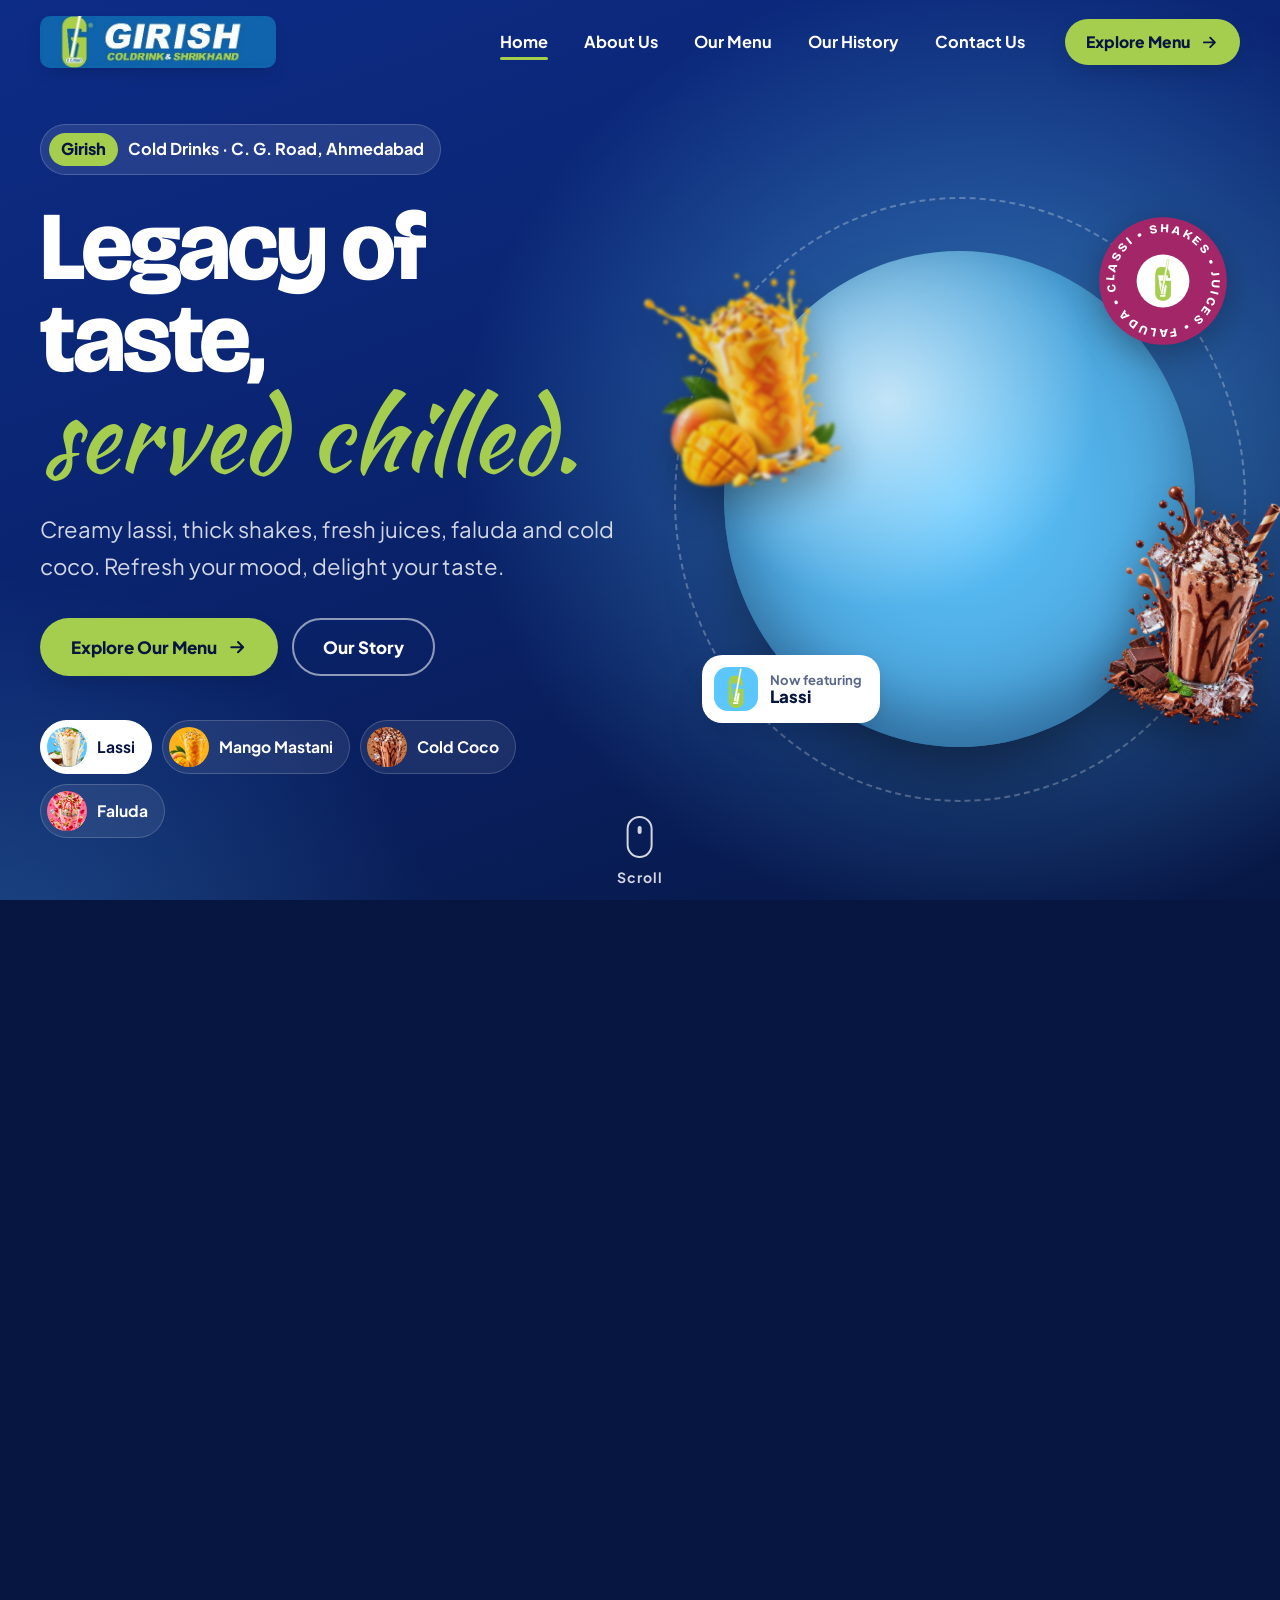
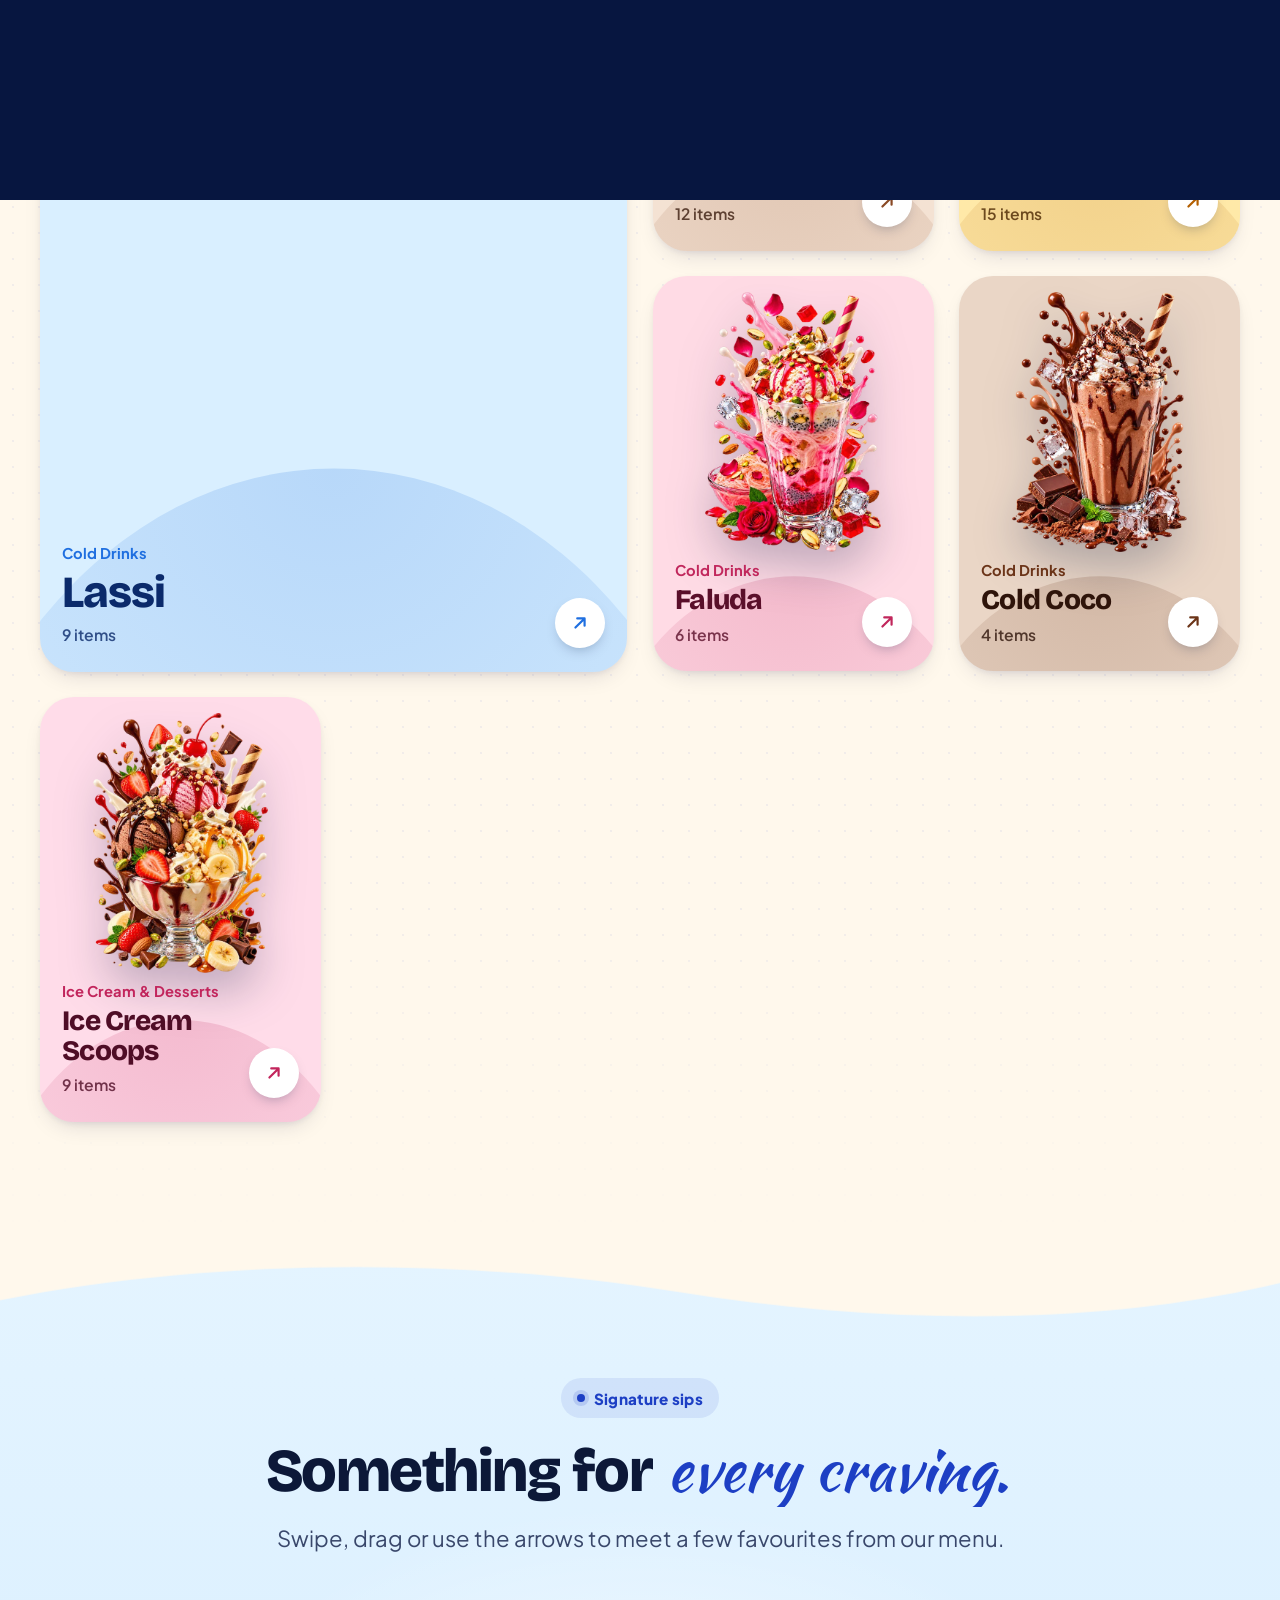
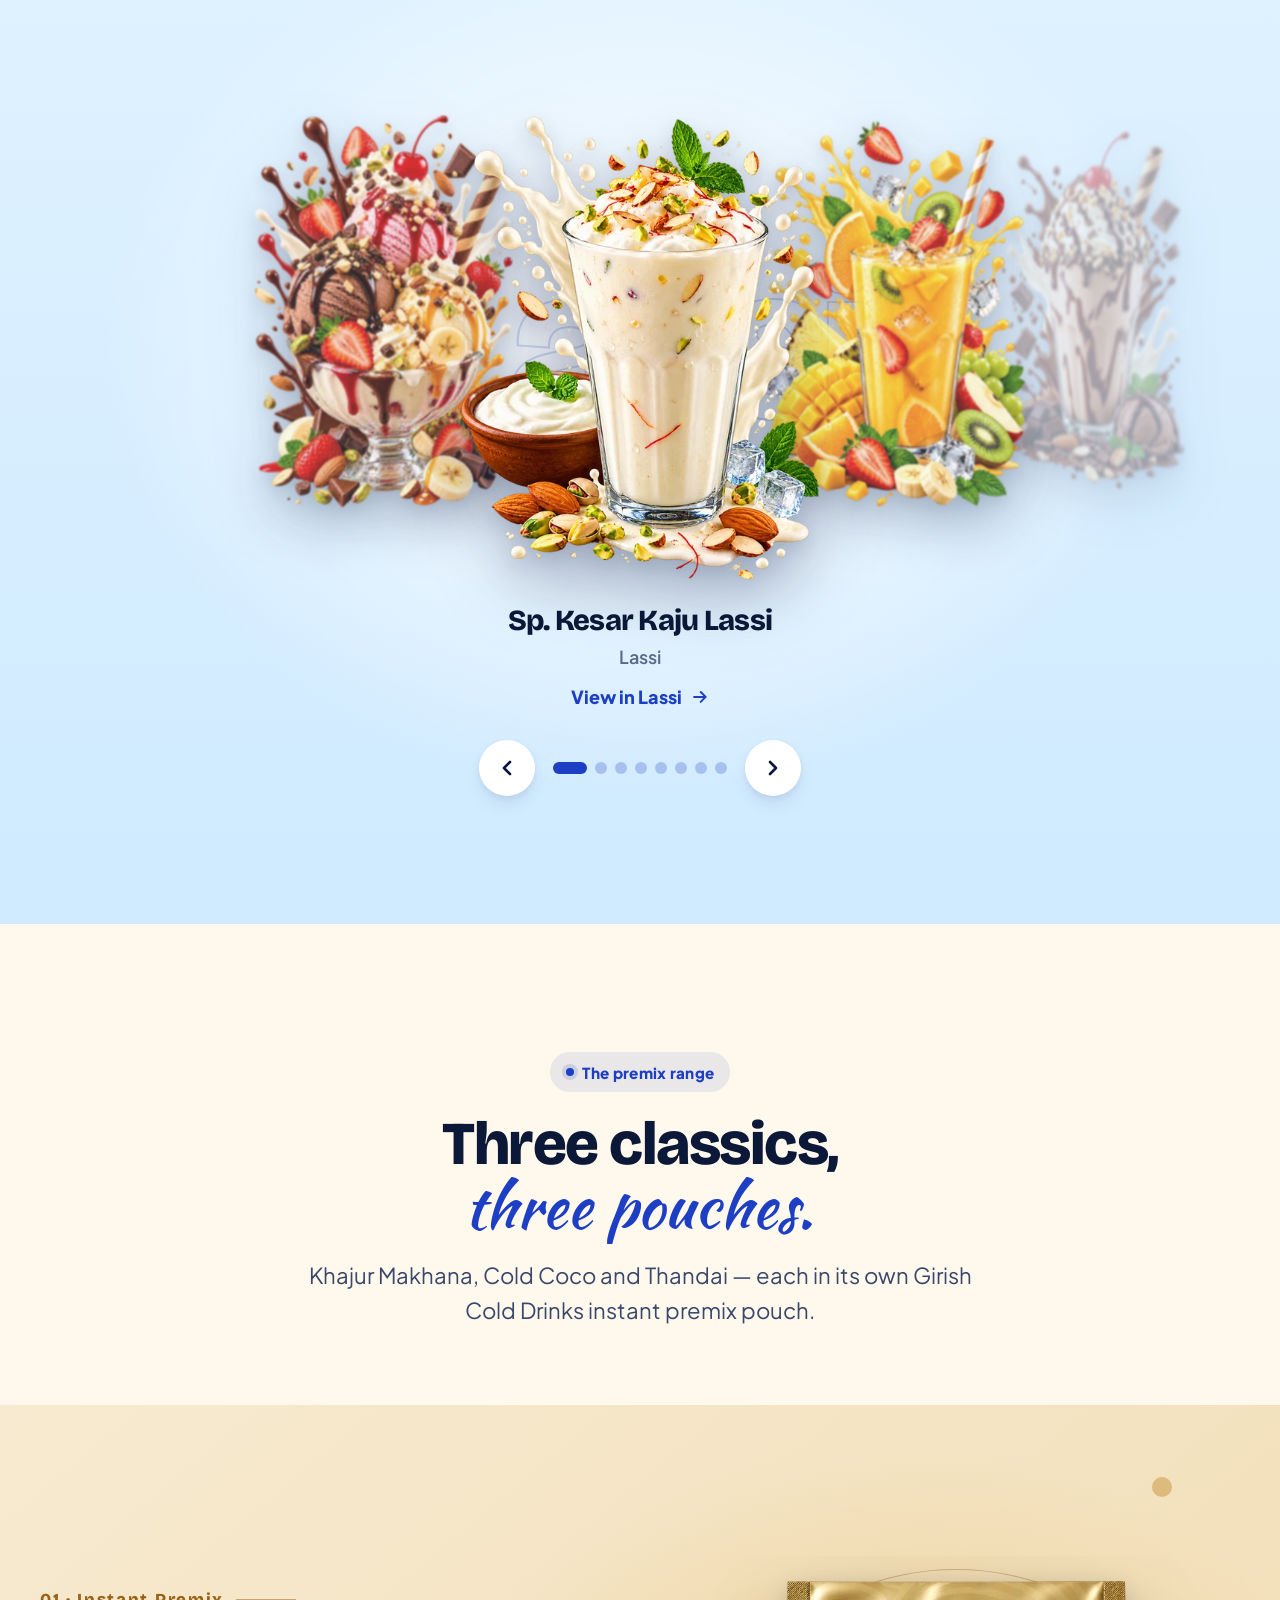
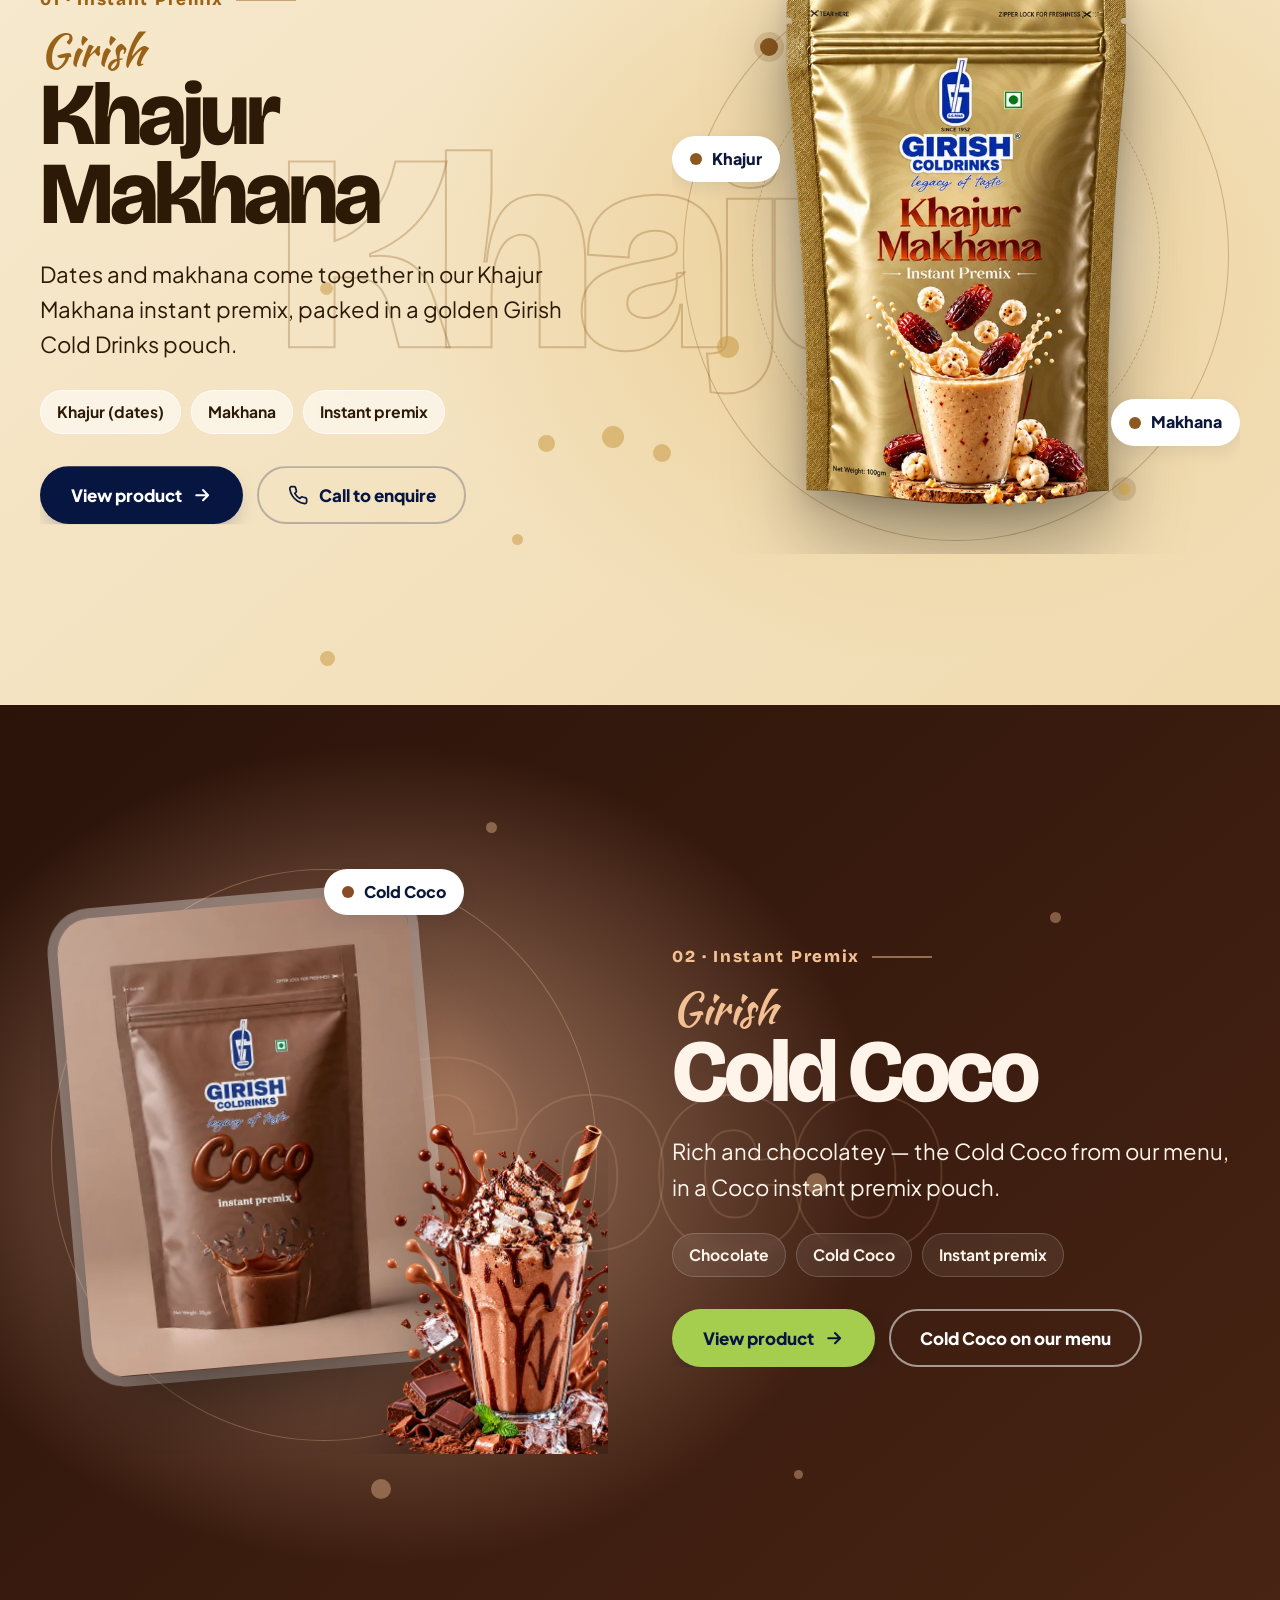
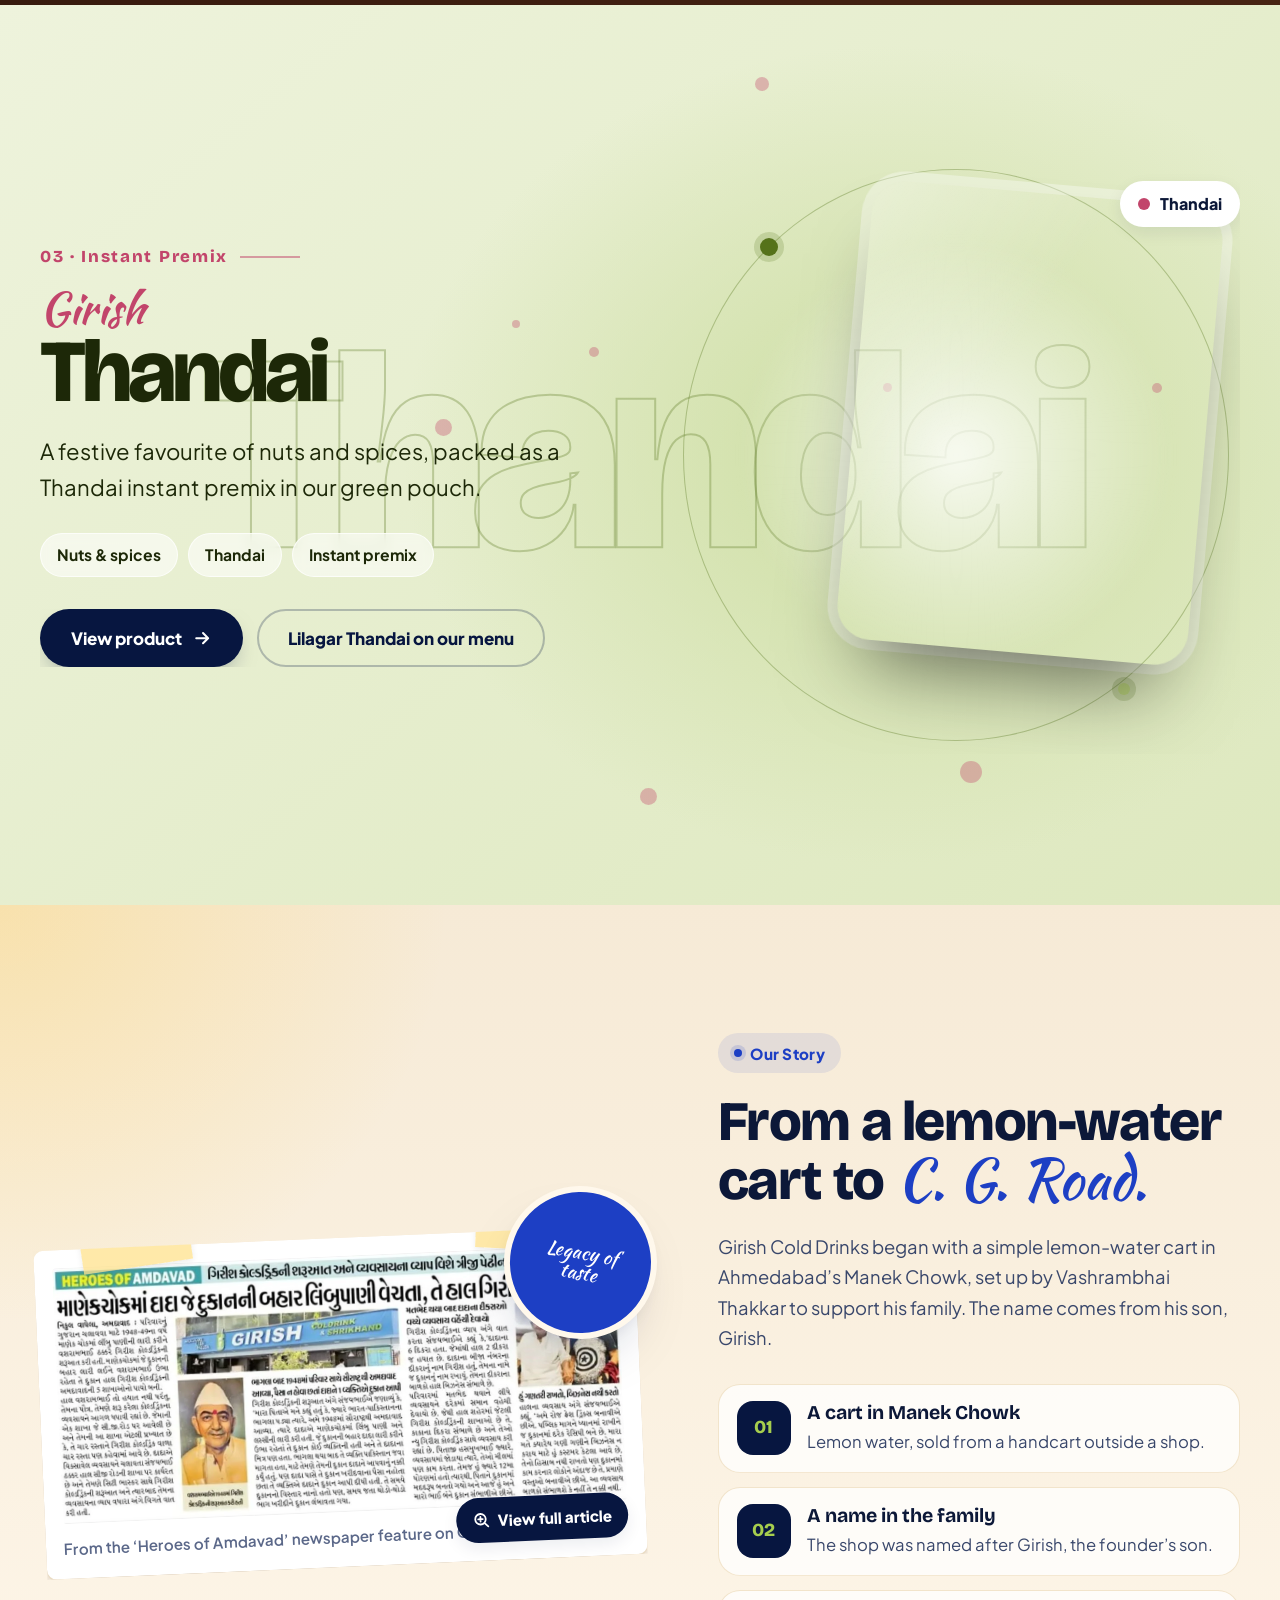
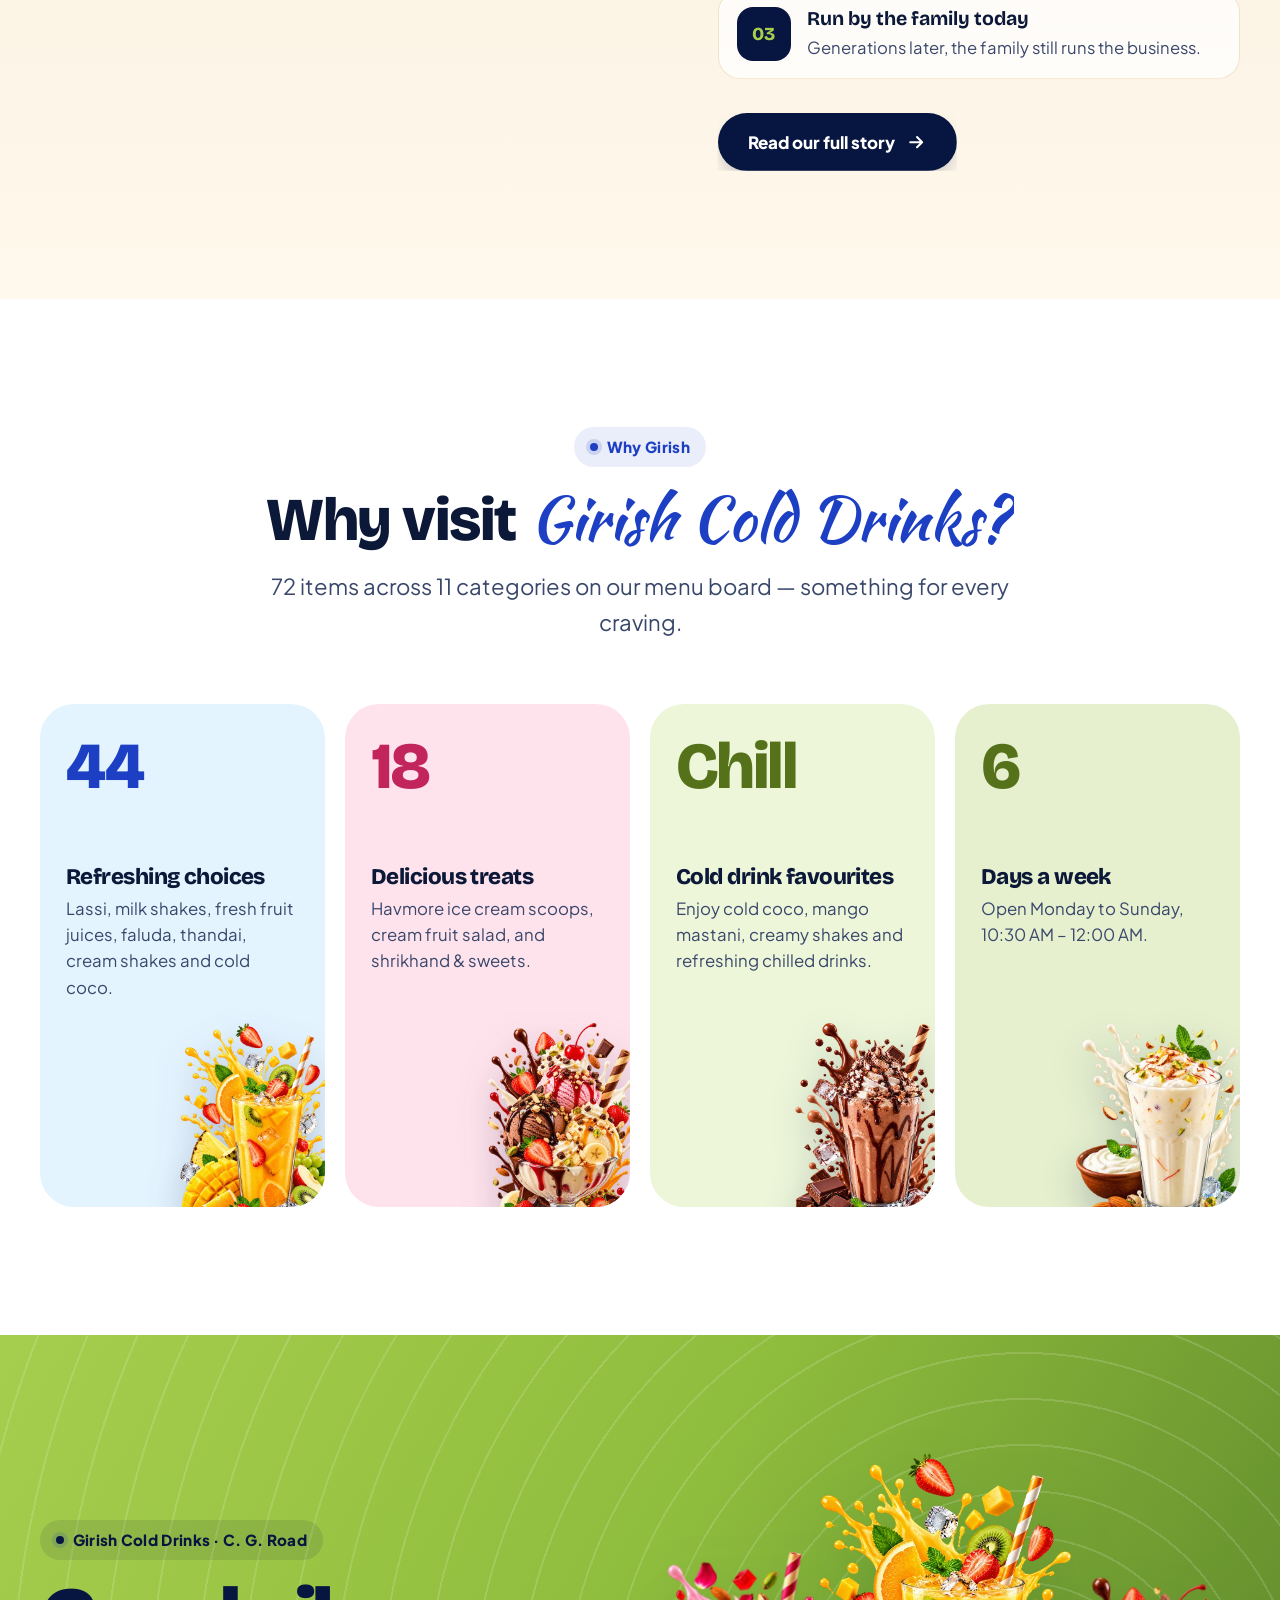
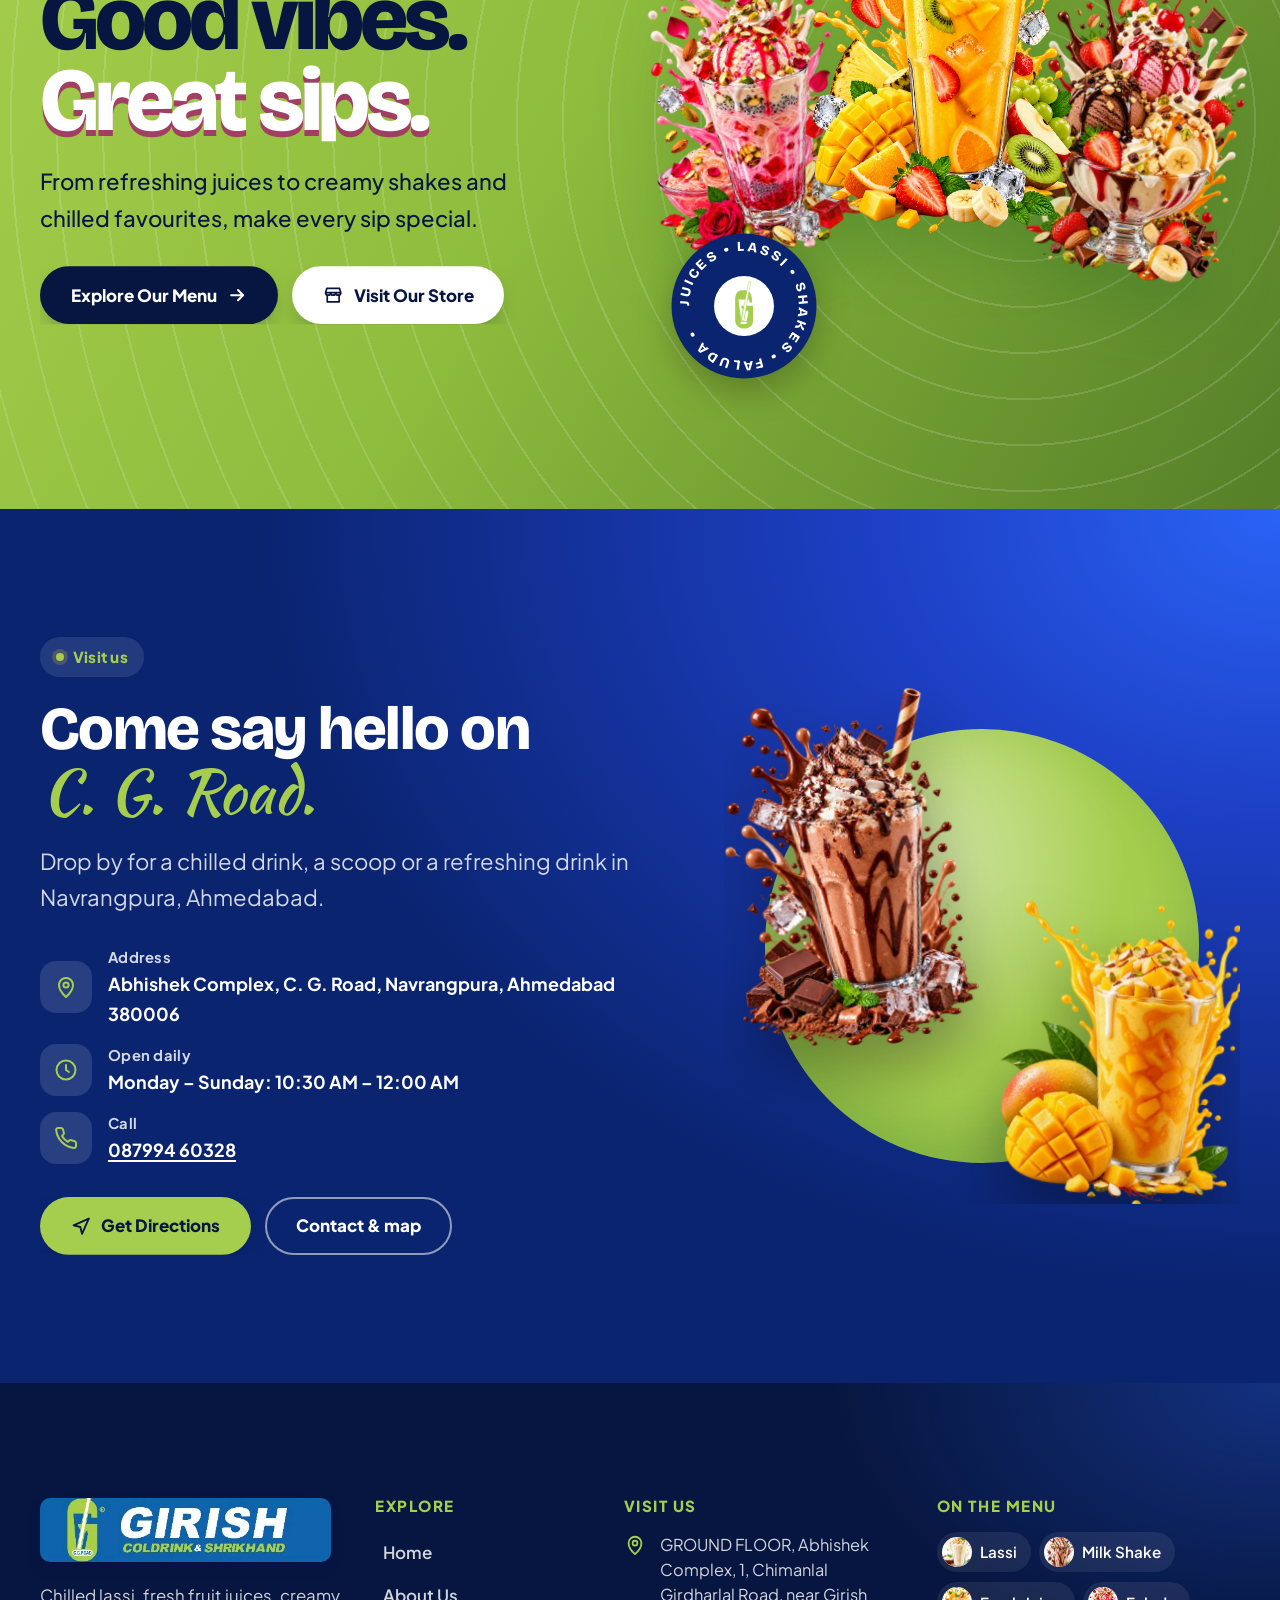
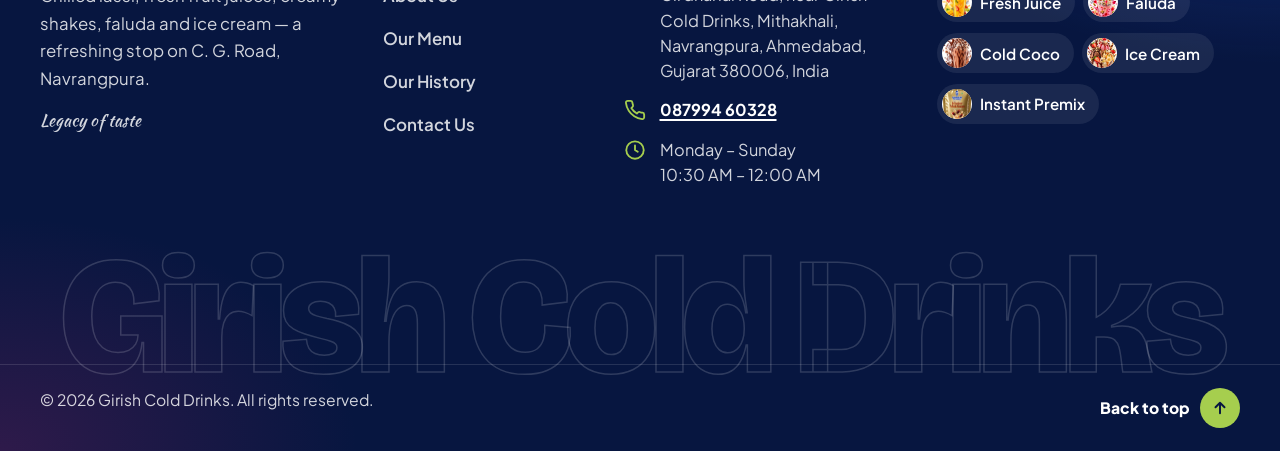
<file: index.html>
<!DOCTYPE html>

<html lang="en">
<head>
<!-- @include head -->
<meta charset="utf-8"/>
<meta content="width=device-width, initial-scale=1, viewport-fit=cover" name="viewport"/>
<meta content="#0a2470" name="theme-color"/>
<link href="assets/logo.svg" rel="icon" type="image/svg+xml"/>
<link href="assets/favicon-32.png" rel="icon" sizes="32x32" type="image/png"/>
<link href="assets/apple-touch-icon.png" rel="apple-touch-icon"/>
<link href="https://fonts.googleapis.com" rel="preconnect"/>
<link crossorigin="" href="https://fonts.gstatic.com" rel="preconnect"/>
<link href="https://fonts.googleapis.com/css2?family=Bricolage+Grotesque:opsz,wght@12..96,600;12..96,700;12..96,800&amp;family=Kaushan+Script&amp;family=Plus+Jakarta+Sans:wght@400;500;600;700;800&amp;display=swap" rel="stylesheet"/>
<link href="assets/css/main.css" rel="stylesheet"/>
<script>
  /* Mark JS early so reveal styles apply without a flash; play the entry curtain only on internal navigation. */
  (function (d) {
    d.documentElement.classList.add('js');
    try { if (sessionStorage.getItem('gcd-nav') === '1') { d.documentElement.classList.add('is-entering'); sessionStorage.removeItem('gcd-nav'); } } catch (e) {}
  })(document);
</script>
<!-- @end head -->
<title>Girish Cold Drinks | Lassi, Shakes, Juices, Ice Cream &amp; treats — C. G. Road, Ahmedabad</title>
<meta content="Girish Cold Drinks, C. G. Road, Navrangpura, Ahmedabad — lassi, milk shakes, fresh fruit juices, faluda, cold coco, ice cream, shrikhand,." name="description"/>
<meta content="website" property="og:type"/>
<meta content="Girish Cold Drinks" property="og:site_name"/>
<meta content="Girish Cold Drinks | Lassi, Shakes, Juices, Ice Cream &amp; C. G. Road, Ahmedabad" property="og:title"/>
<meta content="Girish Cold Drinks, C. G. Road, Navrangpura, Ahmedabad — lassi, milk shakes, fresh fruit juices, faluda, cold coco, ice cream, shrikhand,." property="og:description"/>
<meta content="assets/images/products/lassi-900.webp" property="og:image"/>
<meta content="summary_large_image" name="twitter:card"/>
<script type="application/ld+json">
{"@context":"https://schema.org","@type":"FoodEstablishment","name":"Girish Cold Drinks","description":"Cold drinks, lassi, milk shakes, fresh fruit juices, faluda, ice cream, shrikhand in Navrangpura, Ahmedabad.","servesCuisine":["Beverages","Ice cream","Desserts"],"logo":"assets/logo.svg","telephone":"+91 87994 60328","openingHours":"Mo-Su 10:30-24:00","address":{"@type":"PostalAddress","streetAddress":"GROUND FLOOR, Abhishek Complex, 1, Chimanlal Girdharlal Road, near Girish Cold Drinks, Mithakhali, Navrangpura","addressLocality":"Ahmedabad","addressRegion":"Gujarat","postalCode":"380006","addressCountry":"IN"},"hasMap":"https://www.google.com/maps/search/?api=1&query=Girish%20Cold%20Drinks&query_place_id=ChIJFfKY3_OEXjkRkdO7Lnjbg3Y","hasMenu":"menu.html"}
</script>
<link as="image" href="assets/images/products/lassi-900.webp" imagesizes="(max-width: 1023px) 70vw, 470px" imagesrcset="assets/images/products/lassi-480.webp 480w, assets/images/products/lassi-900.webp 900w" rel="preload"/>
</head>
<body data-page="index">
<!-- @include header -->
<a class="skip-link" href="#main">Skip to content</a>
<div aria-hidden="true" class="progress"></div>
<div aria-hidden="true" class="curtain"><img alt="" height="90" src="assets/logo.svg" width="34"/></div>
<header class="header" id="top">
<div class="wrap header__inner">
<a aria-label="Girish Cold Drinks — home" class="brand" href="index.html">
<span class="brand__logo"><picture><source srcset="assets/logo-banner.webp" type="image/webp"/><img alt="Girish Coldrink &amp; Shrikhand" height="111" src="assets/logo-banner.png" width="504"/></picture></span>
</a>
<nav aria-label="Primary" class="nav">
<ul class="nav__list">
<li><a class="nav__link" href="index.html"  aria-current="page"="">Home</a></li>
<li><a class="nav__link" href="about.html" ="">About Us</a></li>
<li><a class="nav__link" href="menu.html" ="">Our Menu</a></li>
<li><a class="nav__link" href="history.html" ="">Our History</a></li>
<li><a class="nav__link" href="contact.html" ="">Contact Us</a></li>
</ul>
</nav>
<a class="btn btn--sm header__cta" href="menu.html">Explore Menu <svg aria-hidden="true" class="arrow" fill="none" stroke="currentColor" stroke-linecap="round" stroke-linejoin="round" stroke-width="2.4" viewbox="0 0 24 24"><path d="M5 12h14M13 6l6 6-6 6"></path></svg></a>
<button aria-controls="drawer" aria-expanded="false" aria-label="Open menu" class="burger" type="button"><span></span><span></span><span></span></button>
</div>
</header>
<div aria-label="Site navigation" aria-modal="true" class="drawer" id="drawer" role="dialog">
<a href="index.html"  aria-current="page"="">Home</a>
<a href="about.html" ="">About Us</a>
<a href="menu.html" ="">Our Menu</a>
<a href="history.html" ="">Our History</a>
<a href="contact.html" ="">Contact Us</a>
<a class="btn" href="menu.html">Explore Our Menu <svg aria-hidden="true" class="arrow" fill="none" stroke="currentColor" stroke-linecap="round" stroke-linejoin="round" stroke-width="2.4" viewbox="0 0 24 24"><path d="M5 12h14M13 6l6 6-6 6"></path></svg></a>
<p class="drawer__foot">C. G. Road, Navrangpura, Ahmedabad<br/>Open daily 10:30 AM – 12:00 AM · <a href="tel:+918799460328">087994 60328</a></p>
</div>
<!-- @end header -->
<main id="main">
<section aria-labelledby="hero-title" class="hero" id="hero">
<div aria-hidden="true" class="bubbles"><span style="--x:33.1%;--s:10px;--t:16.7s;--d:-1.0s"></span><span style="--x:80.8%;--s:9px;--t:16.4s;--d:-1.2s"></span><span style="--x:50.7%;--s:8px;--t:13.0s;--d:-8.4s"></span><span style="--x:25.1%;--s:16px;--t:17.1s;--d:-16.5s"></span><span style="--x:13.9%;--s:11px;--t:19.6s;--d:-11.7s"></span><span style="--x:7.9%;--s:17px;--t:16.8s;--d:-19.5s"></span><span style="--x:6.5%;--s:21px;--t:13.6s;--d:-8.4s"></span><span style="--x:53.9%;--s:17px;--t:15.7s;--d:-16.3s"></span><span style="--x:19.3%;--s:17px;--t:18.9s;--d:-3.8s"></span><span style="--x:11.4%;--s:19px;--t:12.8s;--d:-1.2s"></span><span style="--x:21.8%;--s:18px;--t:18.4s;--d:-15.5s"></span><span style="--x:46.7%;--s:22px;--t:17.4s;--d:-6.0s"></span><span style="--x:78.3%;--s:19px;--t:21.4s;--d:-1.6s"></span><span style="--x:30.8%;--s:15px;--t:22.5s;--d:-14.6s"></span><span style="--x:29.6%;--s:9px;--t:13.4s;--d:-8.4s"></span><span style="--x:74.7%;--s:10px;--t:23.2s;--d:-8.4s"></span></div>
<div class="wrap hero__grid">
<div class="hero__copy">
<p class="hero__eyebrow" data-reveal="up"><b>Girish</b> Cold Drinks · C. G. Road, Ahmedabad</p>
<h1 class="hero__title" data-split="" id="hero-title">Legacy of taste, <em>served chilled.</em></h1>
<p class="hero__lead" data-reveal="up" style="--rd:.35s">Creamy lassi, thick shakes, fresh juices, faluda and cold coco. Refresh your mood, delight your taste.</p>
<div class="btn-row" data-reveal="up" style="--rd:.5s">
<a class="btn" href="#categories">Explore Our Menu <svg aria-hidden="true" class="arrow" fill="none" stroke="currentColor" stroke-linecap="round" stroke-linejoin="round" stroke-width="2.4" viewbox="0 0 24 24"><path d="M5 12h14M13 6l6 6-6 6"></path></svg></a>
<a class="btn btn--ghost" href="#story">Our Story</a>
</div>
<div aria-label="Choose a drink to feature" class="hero__flavours" data-reveal="up" role="group" style="--rd:.65s">
<button aria-pressed="true" class="flav-btn" data-color="#5cc6ff" data-name="Lassi" style="--c:#5cc6ff" type="button"><img alt="" decoding="async" height="40" src="assets/images/products/lassi-480.webp" width="40"/><span>Lassi</span></button>
<button aria-pressed="false" class="flav-btn" data-color="#ffb21a" data-name="Mango Mastani" style="--c:#ffb21a" type="button"><img alt="" decoding="async" height="40" src="assets/images/products/mango-mastani1-480.webp" width="40"/><span>Mango Mastani</span></button>
<button aria-pressed="false" class="flav-btn" data-color="#c07a4a" data-name="Cold Coco" style="--c:#c07a4a" type="button"><img alt="" decoding="async" height="40" src="assets/images/products/cold-coco-480.webp" width="40"/><span>Cold Coco</span></button>
<button aria-pressed="false" class="flav-btn" data-color="#ff6f9a" data-name="Faluda" style="--c:#ff6f9a" type="button"><img alt="" decoding="async" height="40" src="assets/images/products/faluda-480.webp" width="40"/><span>Faluda</span></button>
</div>
</div>
<div class="stage" data-depth-root="" data-reveal="zoom" style="--rd:.2s">
<div aria-hidden="true" class="stage__layer" data-depth="-14"><div class="stage__ring"></div><div class="stage__disc"></div></div>
<div aria-hidden="true" class="stage__layer" data-depth="-26">
<div class="stage__sat stage__sat--a"><img alt="" decoding="async" height="610" src="assets/images/products/mango-mastani1-480.webp" width="480"/></div>
</div>
<div class="stage__layer" data-depth="18">
<div class="stage__item is-active"><img alt="Glass of creamy lassi topped with dry fruits and saffron, with a splash of milk" decoding="async" fetchpriority="high" height="1166" sizes="(max-width: 1023px) 70vw, 470px" src="assets/images/products/lassi-900.webp" srcset="assets/images/products/lassi-480.webp 480w, assets/images/products/lassi-900.webp 900w" width="900"/></div>
<div class="stage__item"><img alt="Mango Mastani — mango drink topped with mango pieces, cream and nuts" decoding="async" height="1144" loading="lazy" sizes="(max-width: 1023px) 70vw, 470px" src="assets/images/products/mango-mastani1-900.webp" srcset="assets/images/products/mango-mastani1-480.webp 480w, assets/images/products/mango-mastani1-900.webp 900w" width="900"/></div>
<div class="stage__item"><img alt="Glass of cold coco with chocolate drizzle, cream and ice" decoding="async" height="1331" loading="lazy" sizes="(max-width: 1023px) 70vw, 470px" src="assets/images/products/cold-coco-900.webp" srcset="assets/images/products/cold-coco-480.webp 480w, assets/images/products/cold-coco-900.webp 900w" width="900"/></div>
<div class="stage__item"><img alt="Rose faluda layered with ice cream, nuts and rose syrup" decoding="async" height="1329" loading="lazy" sizes="(max-width: 1023px) 70vw, 470px" src="assets/images/products/faluda-900.webp" srcset="assets/images/products/faluda-480.webp 480w, assets/images/products/faluda-900.webp 900w" width="900"/></div>
</div>
<div aria-hidden="true" class="stage__layer" data-depth="34">
<div class="stage__sat stage__sat--b"><img alt="" decoding="async" height="710" src="assets/images/products/cold-coco-480.webp" width="480"/></div>
<svg aria-hidden="true" class="stage__badge" viewbox="0 0 120 120"><defs><path d="M60 60 m-44 0 a44 44 0 1 1 88 0 a44 44 0 1 1 -88 0" id="hero-badge"></path></defs><circle cx="60" cy="60" fill="#A32669" r="58"></circle><text fill="#fff" font-family="Bricolage Grotesque, Arial, sans-serif" font-size="11" font-weight="800" letter-spacing="2"><textpath href="#hero-badge">LASSI • SHAKES • JUICES • FALUDA • COCO •</textpath></text><circle cx="60" cy="60" fill="#fff" r="24"></circle><image height="40" href="assets/logo.svg" width="16" x="52" y="40"/></svg>
</div>
<p class="stage__tag"><i><img alt="" height="42" src="assets/logo.svg" width="16"/></i><span><small>Now featuring</small><span data-flav-name="">Lassi</span></span></p>
</div>
</div>
<a class="scroll-cue" href="#categories"><i aria-hidden="true"></i>Scroll</a>
<svg aria-hidden="true" class="edge edge--bottom" preserveaspectratio="none" viewbox="0 0 1440 90"><path d="M0 48 C 180 92, 420 6, 720 40 S 1260 92, 1440 34 V90 H0 Z" fill="#fff8ec"></path></svg>
</section>
<div aria-hidden="true" class="ribbons">
<div class="ribbon ribbon--back"><div class="ribbon__track"><ul><li>Refresh your mood</li><li>Delight your taste</li><li>Legacy of taste</li><li>Refresh your mood</li><li>Delight your taste</li><li>Legacy of taste</li><li>Refresh your mood</li><li>Delight your taste</li><li>Legacy of taste</li></ul><ul><li>Refresh your mood</li><li>Delight your taste</li><li>Legacy of taste</li><li>Refresh your mood</li><li>Delight your taste</li><li>Legacy of taste</li><li>Refresh your mood</li><li>Delight your taste</li><li>Legacy of taste</li></ul></div></div>
<div class="ribbon ribbon--front"><div class="ribbon__track"><ul><li>Lassi</li><li>Milk Shake</li><li>Fresh Fruit Juice</li><li>Faluda</li><li>Special Thandai</li><li>Cream Shake</li><li>Cold Coco</li><li>Fruit Salad</li><li>Shrikhand</li><li>Ice Cream</li></ul><ul><li>Lassi</li><li>Milk Shake</li><li>Fresh Fruit Juice</li><li>Faluda</li><li>Special Thandai</li><li>Cream Shake</li><li>Cold Coco</li><li>Fruit Salad</li><li>Shrikhand</li><li>Ice Cream</li></ul></div></div>
</div>
<section aria-labelledby="cats-title" class="section cats" id="categories">
<div class="wrap">
<div class="section-head section-head--split">
<div>
<span class="kicker" data-reveal="up">Our Menu</span>
<h2 class="h2" data-split="" id="cats-title">Pick your <em>craving.</em></h2>
</div>
<a class="btn btn--navy" data-reveal="up" href="menu.html">See the full menu <svg aria-hidden="true" class="arrow" fill="none" stroke="currentColor" stroke-linecap="round" stroke-linejoin="round" stroke-width="2.4" viewbox="0 0 24 24"><path d="M5 12h14M13 6l6 6-6 6"></path></svg></a>
</div>
<div class="cat-grid" data-stagger="">
<a class="cat-card cat-card--feature" data-reveal="pop" data-tilt="7" href="menu.html#lassi" style="--bg:#d9efff;--accent:#1f6fe0;--ink-c:#0b2a6b">
<span class="cat-card__img"><img alt="" decoding="async" height="1166" loading="lazy" sizes="(max-width: 760px) 45vw, (max-width: 1180px) 30vw, 520px" src="assets/images/products/lassi-900.webp" srcset="assets/images/products/lassi-480.webp 480w, assets/images/products/lassi-900.webp 900w" width="900"/></span>
<span class="cat-card__body">
<span><span class="cat-card__group">Cold Drinks</span><h3>Lassi</h3><span class="cat-card__count">9 items</span></span>
<span aria-hidden="true" class="cat-card__go"><svg aria-hidden="true" fill="none" stroke="currentColor" stroke-linecap="round" stroke-linejoin="round" stroke-width="2.4" viewbox="0 0 24 24"><path d="M7 17L17 7M9 7h8v8"></path></svg></span>
</span>
</a>
<a class="cat-card" data-reveal="pop" data-tilt="7" href="menu.html#milk-shake" style="--bg:#f4e2d3;--accent:#8a4a26;--ink-c:#3b1d0f">
<span class="cat-card__img"><img alt="" decoding="async" height="1328" loading="lazy" sizes="(max-width: 760px) 45vw, 260px" src="assets/images/products/milk-shake-900.webp" srcset="assets/images/products/milk-shake-480.webp 480w, assets/images/products/milk-shake-900.webp 900w" width="900"/></span>
<span class="cat-card__body">
<span><span class="cat-card__group">Cold Drinks</span><h3>Milk Shake</h3><span class="cat-card__count">12 items</span></span>
<span aria-hidden="true" class="cat-card__go"><svg aria-hidden="true" fill="none" stroke="currentColor" stroke-linecap="round" stroke-linejoin="round" stroke-width="2.4" viewbox="0 0 24 24"><path d="M7 17L17 7M9 7h8v8"></path></svg></span>
</span>
</a>
<a class="cat-card" data-reveal="pop" data-tilt="7" href="menu.html#fresh-fruit-juice" style="--bg:#ffe9a8;--accent:#b35f00;--ink-c:#4a2600">
<span class="cat-card__img"><img alt="" decoding="async" height="1310" loading="lazy" sizes="(max-width: 760px) 45vw, 260px" src="assets/images/products/fruit-juice-900.webp" srcset="assets/images/products/fruit-juice-480.webp 480w, assets/images/products/fruit-juice-900.webp 900w" width="900"/></span>
<span class="cat-card__body">
<span><span class="cat-card__group">Cold Drinks</span><h3>Fresh Fruit Juice</h3><span class="cat-card__count">15 items</span></span>
<span aria-hidden="true" class="cat-card__go"><svg aria-hidden="true" fill="none" stroke="currentColor" stroke-linecap="round" stroke-linejoin="round" stroke-width="2.4" viewbox="0 0 24 24"><path d="M7 17L17 7M9 7h8v8"></path></svg></span>
</span>
</a>
<a class="cat-card" data-reveal="pop" data-tilt="7" href="menu.html#faluda" style="--bg:#ffdbe5;--accent:#c1275c;--ink-c:#5a0f2a">
<span class="cat-card__img"><img alt="" decoding="async" height="1329" loading="lazy" sizes="(max-width: 760px) 45vw, 260px" src="assets/images/products/faluda-900.webp" srcset="assets/images/products/faluda-480.webp 480w, assets/images/products/faluda-900.webp 900w" width="900"/></span>
<span class="cat-card__body">
<span><span class="cat-card__group">Cold Drinks</span><h3>Faluda</h3><span class="cat-card__count">6 items</span></span>
<span aria-hidden="true" class="cat-card__go"><svg aria-hidden="true" fill="none" stroke="currentColor" stroke-linecap="round" stroke-linejoin="round" stroke-width="2.4" viewbox="0 0 24 24"><path d="M7 17L17 7M9 7h8v8"></path></svg></span>
</span>
</a>
<a class="cat-card" data-reveal="pop" data-tilt="7" href="menu.html#cold-coco" style="--bg:#ead6c6;--accent:#6b3418;--ink-c:#2e140a">
<span class="cat-card__img"><img alt="" decoding="async" height="1331" loading="lazy" sizes="(max-width: 760px) 45vw, 260px" src="assets/images/products/cold-coco-900.webp" srcset="assets/images/products/cold-coco-480.webp 480w, assets/images/products/cold-coco-900.webp 900w" width="900"/></span>
<span class="cat-card__body">
<span><span class="cat-card__group">Cold Drinks</span><h3>Cold Coco</h3><span class="cat-card__count">4 items</span></span>
<span aria-hidden="true" class="cat-card__go"><svg aria-hidden="true" fill="none" stroke="currentColor" stroke-linecap="round" stroke-linejoin="round" stroke-width="2.4" viewbox="0 0 24 24"><path d="M7 17L17 7M9 7h8v8"></path></svg></span>
</span>
</a>
<a class="cat-card" data-reveal="pop" data-tilt="7" href="menu.html#havmore-icecream" style="--bg:#ffdce9;--accent:#c2255c;--ink-c:#4f0d26">
<span class="cat-card__img"><img alt="" decoding="async" height="1339" loading="lazy" sizes="(max-width: 760px) 45vw, 260px" src="assets/images/products/icecream-900.webp" srcset="assets/images/products/icecream-480.webp 480w, assets/images/products/icecream-900.webp 900w" width="900"/></span>
<span class="cat-card__body">
<span><span class="cat-card__group">Ice Cream &amp; Desserts</span><h3>Ice Cream Scoops</h3><span class="cat-card__count">9 items</span></span>
<span aria-hidden="true" class="cat-card__go"><svg aria-hidden="true" fill="none" stroke="currentColor" stroke-linecap="round" stroke-linejoin="round" stroke-width="2.4" viewbox="0 0 24 24"><path d="M7 17L17 7M9 7h8v8"></path></svg></span>
</span>
</a>



</div>
</div>
</section>
<section aria-labelledby="sig-title" class="section signature" id="signature">
<svg aria-hidden="true" class="edge edge--top" preserveaspectratio="none" viewbox="0 0 1440 90"><path d="M0 30 C 240 80, 520 80, 760 40 S 1240 0, 1440 50 V90 H0 Z" fill="#fff8ec"></path></svg>
<div class="wrap">
<div class="section-head section-head--center">
<span class="kicker" data-reveal="up">Signature sips</span>
<h2 class="h2" data-split="" id="sig-title">Something for <em>every craving.</em></h2>
<p class="lead" data-reveal="up" style="--rd:.2s">Swipe, drag or use the arrows to meet a few favourites from our menu.</p>
</div>
<div aria-label="Signature drinks" aria-roledescription="carousel" class="cf" id="cf" role="region" tabindex="0">
<div aria-hidden="true" class="cf__word"></div>
<div class="cf__stage">
<div class="cf__slide" data-cat="Lassi" data-cat-short="Lassi" data-href="menu.html#lassi/sp-kesar-kaju-lassi" data-name="Sp. Kesar Kaju Lassi" data-word="Lassi">
<img alt="Sp. Kesar Kaju Lassi — glass of creamy lassi topped with dry fruits and saffron, with a splash of milk" decoding="async" height="1166" loading="lazy" sizes="(max-width: 760px) 200px, 360px" src="assets/images/products/lassi-900.webp" srcset="assets/images/products/lassi-480.webp 480w, assets/images/products/lassi-900.webp 900w" width="900"/>
<button aria-label="Show Sp. Kesar Kaju Lassi" class="cf__hit" tabindex="-1" type="button"></button>
</div>
<div class="cf__slide" data-cat="Fresh Fruit Juice" data-cat-short="Fresh Fruit Juice" data-href="menu.html#fresh-fruit-juice/cocktail" data-name="Cocktail" data-word="Juice">
<img alt="Cocktail — glass of fresh fruit juice surrounded by mango, orange, strawberry and kiwi" decoding="async" height="1310" loading="lazy" sizes="(max-width: 760px) 200px, 360px" src="assets/images/products/fruit-juice-900.webp" srcset="assets/images/products/fruit-juice-480.webp 480w, assets/images/products/fruit-juice-900.webp 900w" width="900"/>
<button aria-label="Show Cocktail" class="cf__hit" tabindex="-1" type="button"></button>
</div>
<div class="cf__slide" data-cat="Milk Shake" data-cat-short="Milk Shake" data-href="menu.html#milk-shake/chocolate" data-name="Chocolate" data-word="Shakes">
<img alt="Chocolate — chocolate milk shake topped with cream, chocolate sauce and a cherry" decoding="async" height="1328" loading="lazy" sizes="(max-width: 760px) 200px, 360px" src="assets/images/products/milk-shake-900.webp" srcset="assets/images/products/milk-shake-480.webp 480w, assets/images/products/milk-shake-900.webp 900w" width="900"/>
<button aria-label="Show Chocolate" class="cf__hit" tabindex="-1" type="button"></button>
</div>
<div class="cf__slide" data-cat="Faluda" data-cat-short="Faluda" data-href="menu.html#faluda/rajwadi-faluda" data-name="Rajwadi Faluda" data-word="Faluda">
<img alt="Rajwadi Faluda — rose faluda layered with ice cream, nuts and rose syrup" decoding="async" height="1329" loading="lazy" sizes="(max-width: 760px) 200px, 360px" src="assets/images/products/faluda-900.webp" srcset="assets/images/products/faluda-480.webp 480w, assets/images/products/faluda-900.webp 900w" width="900"/>
<button aria-label="Show Rajwadi Faluda" class="cf__hit" tabindex="-1" type="button"></button>
</div>
<div class="cf__slide" data-cat="Special Thandai" data-cat-short="Special Thandai" data-href="menu.html#special-thandai/lilagar-thandai" data-name="Lilagar Thandai" data-word="Thandai">
<img alt="Lilagar Thandai — glass of thandai topped with pistachios, almonds and rose petals" decoding="async" height="1325" loading="lazy" sizes="(max-width: 760px) 200px, 360px" src="assets/images/products/thandai-900.webp" srcset="assets/images/products/thandai-480.webp 480w, assets/images/products/thandai-900.webp 900w" width="900"/>
<button aria-label="Show Lilagar Thandai" class="cf__hit" tabindex="-1" type="button"></button>
</div>
<div class="cf__slide" data-cat="Fruit Salad" data-cat-short="Fruit Salad" data-href="menu.html#fruit-salad/sp-cream-fruit-salad" data-name="Sp. Cream Fruit Salad" data-word="Salad">
<img alt="Sp. Cream Fruit Salad — cream fruit salad in a glass bowl with mango, kiwi, banana and strawberries" decoding="async" height="1056" loading="lazy" sizes="(max-width: 760px) 200px, 360px" src="assets/images/products/fruit-salad-900.webp" srcset="assets/images/products/fruit-salad-480.webp 480w, assets/images/products/fruit-salad-900.webp 900w" width="900"/>
<button aria-label="Show Sp. Cream Fruit Salad" class="cf__hit" tabindex="-1" type="button"></button>
</div>
<div class="cf__slide" data-cat="Shrikhand &amp; Sweets" data-cat-short="Shrikhand &amp; Sweets" data-href="menu.html#shrikhand-sweets/kesar-elaychi" data-name="Kesar Elaychi" data-word="Shrikhand">
<img alt="Kesar Elaychi — bowl of shrikhand garnished with saffron, almonds and pistachios" decoding="async" height="1067" loading="lazy" sizes="(max-width: 760px) 200px, 360px" src="assets/images/products/shrikhand-900.webp" srcset="assets/images/products/shrikhand-480.webp 480w, assets/images/products/shrikhand-900.webp 900w" width="900"/>
<button aria-label="Show Kesar Elaychi" class="cf__hit" tabindex="-1" type="button"></button>
</div>
<div class="cf__slide" data-cat="Havmore Icecream (Scoop)" data-cat-short="Havmore Icecream" data-href="menu.html#havmore-icecream" data-name="Ice Cream Scoops" data-word="Scoops">
<img alt="Ice Cream Scoops — ice cream sundae with scoops, chocolate sauce, fruit and a cherry" decoding="async" height="1339" loading="lazy" sizes="(max-width: 760px) 200px, 360px" src="assets/images/products/icecream-900.webp" srcset="assets/images/products/icecream-480.webp 480w, assets/images/products/icecream-900.webp 900w" width="900"/>
<button aria-label="Show Ice Cream Scoops" class="cf__hit" tabindex="-1" type="button"></button>
</div>



</div>
<div aria-hidden="false" class="cf__caption">
<h3>Sp. Kesar Kaju Lassi</h3>
<p>Lassi</p>
<a class="link-arrow" href="menu.html#lassi/sp-kesar-kaju-lassi"><span>View in Lassi</span> <svg aria-hidden="true" class="arrow" fill="none" stroke="currentColor" stroke-linecap="round" stroke-linejoin="round" stroke-width="2.4" viewbox="0 0 24 24"><path d="M5 12h14M13 6l6 6-6 6"></path></svg></a>
</div>
<div class="cf__controls">
<button aria-label="Previous" class="icon-btn cf__prev" type="button"><svg aria-hidden="true" fill="none" stroke="currentColor" stroke-linecap="round" stroke-linejoin="round" stroke-width="2.6" viewbox="0 0 24 24"><path d="M15 6l-6 6 6 6"></path></svg></button>
<div aria-label="Choose a favourite" class="cf__dots" role="group"></div>
<button aria-label="Next" class="icon-btn cf__next" type="button"><svg aria-hidden="true" fill="none" stroke="currentColor" stroke-linecap="round" stroke-linejoin="round" stroke-width="2.6" viewbox="0 0 24 24"><path d="M9 6l6 6-6 6"></path></svg></button>
</div>
<p aria-live="polite" class="sr-only cf__live"></p>
</div>
</div>
</section>
<section aria-labelledby="premix-title" class="showcases" id="premix">
<div class="showcases__intro">
<div class="wrap section-head section-head--center" style="margin-bottom:0">
<span class="kicker" data-reveal="up">The premix range</span>
<h2 class="h2" data-split="" id="premix-title">Three classics, <em>three pouches.</em></h2>
<p class="lead" data-reveal="up" style="--rd:.2s">Khajur Makhana, Cold Coco and Thandai — each in its own Girish Cold Drinks instant premix pouch.</p>
</div>
</div>
<article aria-labelledby="show-khajur" class="show show--khajur">
<div aria-hidden="true" class="show__word">Khajur</div>
<div aria-hidden="true" class="show__dots"><span style="--x:25%;--y:53%;--s:13px;--t:8.7s;--d:-2.8s;--dot:rgba(201,154,69,.55)"></span><span style="--x:56%;--y:59%;--s:22px;--t:8.3s;--d:-1.6s;--dot:rgba(201,154,69,.55)"></span><span style="--x:25%;--y:94%;--s:15px;--t:7.2s;--d:-3.3s;--dot:rgba(201,154,69,.55)"></span><span style="--x:40%;--y:81%;--s:11px;--t:7.5s;--d:-5.2s;--dot:rgba(201,154,69,.55)"></span><span style="--x:51%;--y:71%;--s:18px;--t:8.1s;--d:-1.0s;--dot:rgba(201,154,69,.55)"></span><span style="--x:90%;--y:8%;--s:20px;--t:5.1s;--d:-5.2s;--dot:rgba(201,154,69,.55)"></span><span style="--x:47%;--y:69%;--s:22px;--t:6.6s;--d:-4.7s;--dot:rgba(201,154,69,.55)"></span><span style="--x:42%;--y:70%;--s:17px;--t:6.8s;--d:-5.6s;--dot:rgba(201,154,69,.55)"></span></div>
<div class="wrap show__inner">
<div class="show__copy">
<p class="show__num" data-reveal="up">01 · Instant Premix</p>
<h3 class="show__title" data-reveal="up" id="show-khajur" style="--rd:.1s"><span class="show__pre">Girish</span> Khajur Makhana</h3>
<p class="show__text" data-reveal="up" style="--rd:.2s">Dates and makhana come together in our Khajur Makhana instant premix, packed in a golden Girish Cold Drinks pouch.</p>
<ul class="show__chips" data-reveal="up" style="--rd:.3s"><li>Khajur (dates)</li><li>Makhana</li><li>Instant premix</li></ul>
<div class="btn-row" data-reveal="up" style="--rd:.4s">
<a class="btn btn--navy" href="menu.html#instant-premix/khajur-makhana">View product <svg aria-hidden="true" class="arrow" fill="none" stroke="currentColor" stroke-linecap="round" stroke-linejoin="round" stroke-width="2.4" viewbox="0 0 24 24"><path d="M5 12h14M13 6l6 6-6 6"></path></svg></a>
<a class="btn btn--ghost-dark" href="tel:+918799460328"><svg aria-hidden="true" fill="none" stroke="currentColor" stroke-linecap="round" stroke-linejoin="round" stroke-width="2" viewbox="0 0 24 24"><path d="M22 16.9v3a2 2 0 0 1-2.2 2 19.8 19.8 0 0 1-8.6-3.1 19.5 19.5 0 0 1-6-6A19.8 19.8 0 0 1 2.1 4.2 2 2 0 0 1 4.1 2h3a2 2 0 0 1 2 1.7c.1 1 .4 1.9.7 2.8a2 2 0 0 1-.5 2.1L8 9.9a16 16 0 0 0 6 6l1.3-1.3a2 2 0 0 1 2.1-.4c.9.3 1.8.6 2.8.7a2 2 0 0 1 1.7 2z"></path></svg> Call to enquire</a>
</div>
</div>
<div class="show__visual" data-depth-root="" data-reveal="zoom">
<div aria-hidden="true" class="show__glow"></div>
<div aria-hidden="true" class="show__orbit" data-depth="-10"></div>
<div aria-hidden="true" class="show__orbit show__orbit--2"></div>
<div class="show__main float" data-depth="20"><img alt="Girish Cold Drinks Khajur Makhana instant premix pouch with dates and makhana" decoding="async" height="1344" loading="lazy" sizes="(max-width: 1023px) 60vw, 360px" src="assets/images/products/khajur-makhana-900.webp" srcset="assets/images/products/khajur-makhana-480.webp 480w, assets/images/products/khajur-makhana-900.webp 900w" width="872"/></div>
<span aria-hidden="true" class="show__pill show__pill--a" data-depth="40"><i></i>Khajur</span>
<span aria-hidden="true" class="show__pill show__pill--b" data-depth="30"><i></i>Makhana</span>
</div>
</div>
</article>
<article aria-labelledby="show-coco" class="show show--coco show--flip">
<div aria-hidden="true" class="show__word">Coco</div>
<div aria-hidden="true" class="show__dots"><span style="--x:60%;--y:71%;--s:20px;--t:7.8s;--d:-5.0s;--dot:rgba(242,192,147,.4)"></span><span style="--x:63%;--y:52%;--s:21px;--t:6.9s;--d:-5.7s;--dot:rgba(242,192,147,.4)"></span><span style="--x:62%;--y:85%;--s:9px;--t:6.5s;--d:-5.2s;--dot:rgba(242,192,147,.4)"></span><span style="--x:38%;--y:13%;--s:11px;--t:5.1s;--d:-1.3s;--dot:rgba(242,192,147,.4)"></span><span style="--x:29%;--y:86%;--s:20px;--t:6.6s;--d:-4.6s;--dot:rgba(242,192,147,.4)"></span><span style="--x:10%;--y:60%;--s:15px;--t:5.5s;--d:-0.0s;--dot:rgba(242,192,147,.4)"></span><span style="--x:82%;--y:23%;--s:11px;--t:8.8s;--d:-1.0s;--dot:rgba(242,192,147,.4)"></span><span style="--x:19%;--y:32%;--s:11px;--t:7.2s;--d:-4.1s;--dot:rgba(242,192,147,.4)"></span></div>
<div class="wrap show__inner">
<div class="show__copy">
<p class="show__num" data-reveal="up">02 · Instant Premix</p>
<h3 class="show__title" data-reveal="up" id="show-coco" style="--rd:.1s"><span class="show__pre">Girish</span> Cold Coco</h3>
<p class="show__text" data-reveal="up" style="--rd:.2s">Rich and chocolatey — the Cold Coco from our menu, in a Coco instant premix pouch.</p>
<ul class="show__chips" data-reveal="up" style="--rd:.3s"><li>Chocolate</li><li>Cold Coco</li><li>Instant premix</li></ul>
<div class="btn-row" data-reveal="up" style="--rd:.4s">
<a class="btn" href="menu.html#instant-premix/cold-coco">View product <svg aria-hidden="true" class="arrow" fill="none" stroke="currentColor" stroke-linecap="round" stroke-linejoin="round" stroke-width="2.4" viewbox="0 0 24 24"><path d="M5 12h14M13 6l6 6-6 6"></path></svg></a>
<a class="btn btn--ghost" href="menu.html#cold-coco">Cold Coco on our menu</a>
</div>
</div>
<div class="show__visual" data-depth-root="" data-reveal="zoom">
<div aria-hidden="true" class="show__glow"></div>
<div aria-hidden="true" class="show__orbit"></div>
<div class="show__frame" data-depth="16" data-tilt="6">
<picture>
<source sizes="(max-width: 1023px) 62vw, 380px" srcset="assets/images/products/cold-coco1-480.webp 480w, assets/images/products/cold-coco1-900.webp 900w" type="image/webp"/>
<img alt="Girish Cold Drinks Coco instant premix pouch" decoding="async" height="1433" loading="lazy" src="assets/images/products/Cold_Coco1.jpeg" width="1098"/>
</picture>
</div>
<div class="show__side float float--delay" data-depth="34"><img alt="" decoding="async" height="1331" loading="lazy" sizes="(max-width: 1023px) 40vw, 250px" src="assets/images/products/cold-coco-900.webp" srcset="assets/images/products/cold-coco-480.webp 480w, assets/images/products/cold-coco-900.webp 900w" width="900"/></div>
<span aria-hidden="true" class="show__pill" data-depth="44"><i></i>Cold Coco</span>
</div>
</div>
</article>
<article aria-labelledby="show-thandai" class="show show--thandai">
<div aria-hidden="true" class="show__word">Thandai</div>
<div aria-hidden="true" class="show__dots"><span style="--x:46%;--y:38%;--s:10px;--t:5.7s;--d:-4.1s;--dot:rgba(194,69,107,.35)"></span><span style="--x:34%;--y:46%;--s:17px;--t:5.3s;--d:-3.3s;--dot:rgba(194,69,107,.35)"></span><span style="--x:59%;--y:8%;--s:14px;--t:5.7s;--d:-5.7s;--dot:rgba(194,69,107,.35)"></span><span style="--x:90%;--y:42%;--s:10px;--t:6.0s;--d:-0.7s;--dot:rgba(194,69,107,.35)"></span><span style="--x:50%;--y:87%;--s:17px;--t:5.3s;--d:-4.1s;--dot:rgba(194,69,107,.35)"></span><span style="--x:75%;--y:84%;--s:22px;--t:6.2s;--d:-4.0s;--dot:rgba(194,69,107,.35)"></span><span style="--x:69%;--y:42%;--s:9px;--t:8.1s;--d:-5.5s;--dot:rgba(194,69,107,.35)"></span><span style="--x:40%;--y:35%;--s:8px;--t:5.8s;--d:-5.3s;--dot:rgba(194,69,107,.35)"></span></div>
<div class="wrap show__inner">
<div class="show__copy">
<p class="show__num" data-reveal="up">03 · Instant Premix</p>
<h3 class="show__title" data-reveal="up" id="show-thandai" style="--rd:.1s"><span class="show__pre">Girish</span> Thandai</h3>
<p class="show__text" data-reveal="up" style="--rd:.2s">A festive favourite of nuts and spices, packed as a Thandai instant premix in our green pouch.</p>
<ul class="show__chips" data-reveal="up" style="--rd:.3s"><li>Nuts &amp; spices</li><li>Thandai</li><li>Instant premix</li></ul>
<div class="btn-row" data-reveal="up" style="--rd:.4s">
<a class="btn btn--navy" href="menu.html#instant-premix/thandai">View product <svg aria-hidden="true" class="arrow" fill="none" stroke="currentColor" stroke-linecap="round" stroke-linejoin="round" stroke-width="2.4" viewbox="0 0 24 24"><path d="M5 12h14M13 6l6 6-6 6"></path></svg></a>
<a class="btn btn--ghost-dark" href="menu.html#special-thandai">Lilagar Thandai on our menu</a>
</div>
</div>
<div class="show__visual" data-depth-root="" data-reveal="zoom">
<div aria-hidden="true" class="show__glow"></div>
<div aria-hidden="true" class="show__orbit"></div>
<div class="show__frame" data-depth="16" data-tilt="6">
<img alt="Girish Cold Drinks Thandai instant premix pouch" decoding="async" height="1175" loading="lazy" sizes="(max-width: 1023px) 62vw, 380px" src="assets/images/products/thandai1-900.webp" srcset="assets/images/products/thandai1-480.webp 480w, assets/images/products/thandai1-900.webp 900w" width="900"/>
</div>
<div class="show__side float" data-depth="34"><img alt="" decoding="async" height="1325" loading="lazy" sizes="(max-width: 1023px) 40vw, 240px" src="assets/images/products/thandai-900.webp" srcset="assets/images/products/thandai-480.webp 480w, assets/images/products/thandai-900.webp 900w" width="900"/></div>
<span aria-hidden="true" class="show__pill" data-depth="44"><i></i>Thandai</span>
</div>
</div>
</article>
</section>
<section aria-labelledby="story-title" class="section history" id="story">
<div class="wrap history__grid">
<div class="history__visual">
<figure class="paper" data-reveal="zoom">
<picture>
<source srcset="assets/images/history/history1.webp" type="image/webp"/>
<img alt="Gujarati newspaper feature ‘Heroes of Amdavad’ about the beginnings of Girish Cold Drinks, with a photo of the Girish shopfront and the founder" decoding="async" height="559" loading="lazy" src="assets/images/history/history1.jpg" width="1234"/>
</picture>
<button class="paper__zoom" data-lightbox="lb-history" type="button"><svg aria-hidden="true" fill="none" stroke="currentColor" stroke-linecap="round" stroke-linejoin="round" stroke-width="2.4" viewbox="0 0 24 24"><circle cx="11" cy="11" r="7"></circle><path d="M21 21l-4.3-4.3M11 8v6M8 11h6"></path></svg> View full article</button>
<figcaption>From the ‘Heroes of Amdavad’ newspaper feature on Girish Cold Drinks.</figcaption>
</figure>
<div aria-hidden="true" class="history__stamp" data-speed="-0.06">Legacy of taste</div>
</div>
<div class="history__copy">
<span class="kicker" data-reveal="up">Our Story</span>
<h2 class="h2" data-split="" id="story-title">From a lemon-water cart to <em>C. G. Road.</em></h2>
<p data-reveal="up" style="--rd:.15s">Girish Cold Drinks began with a simple lemon-water cart in Ahmedabad’s Manek Chowk, set up by Vashrambhai Thakkar to support his family. The name comes from his son, Girish.</p>
<ol class="chapters" data-stagger="">
<li data-reveal="up"><div><strong>A cart in Manek Chowk</strong><span>Lemon water, sold from a handcart outside a shop.</span></div></li>
<li data-reveal="up"><div><strong>A name in the family</strong><span>The shop was named after Girish, the founder’s son.</span></div></li>
<li data-reveal="up"><div><strong>Run by the family today</strong><span>Generations later, the family still runs the business.</span></div></li>
</ol>
<a class="btn btn--navy" data-reveal="up" href="history.html">Read our full story <svg aria-hidden="true" class="arrow" fill="none" stroke="currentColor" stroke-linecap="round" stroke-linejoin="round" stroke-width="2.4" viewbox="0 0 24 24"><path d="M5 12h14M13 6l6 6-6 6"></path></svg></a>
</div>
</div>
</section>
<dialog aria-label="Newspaper article about Girish Cold Drinks" class="lightbox" id="lb-history">
<button aria-label="Close" class="lightbox__close" data-close="" type="button"><svg aria-hidden="true" fill="none" stroke="currentColor" stroke-linecap="round" stroke-width="2.6" viewbox="0 0 24 24"><path d="M6 6l12 12M18 6L6 18"></path></svg></button>
<img alt="Full newspaper feature ‘Heroes of Amdavad’ about Girish Cold Drinks (in Gujarati)" height="559" src="assets/images/history/history1.jpg" width="1234"/>
<p>‘Heroes of Amdavad’ newspaper feature (Gujarati)</p>
</dialog>
<section aria-labelledby="why-title" class="section why" id="why">
<div class="wrap">
<div class="section-head section-head--center">
<span class="kicker" data-reveal="up">Why Girish</span>
<h2 class="h2" data-split="" id="why-title">Why visit <em>Girish Cold Drinks?</em></h2>
<p class="lead" data-reveal="up" style="--rd:.2s">72 items across 11 categories on our menu board — something for every craving.</p>
</div>
<div class="why__grid" data-stagger="">
<article class="why-card" data-reveal="up" style="--bg:#e4f4ff;--accent:#1d3fc4">
<p class="why-card__num"><span data-count="49">49</span></p>
<h3>Refreshing choices</h3>
<p>Lassi, milk shakes, fresh fruit juices, faluda, thandai, cream shakes and cold coco.</p>
<span aria-hidden="true" class="why-card__img"><img alt="" decoding="async" height="1310" loading="lazy" sizes="200px" src="assets/images/products/fruit-juice-900.webp" srcset="assets/images/products/fruit-juice-480.webp 480w, assets/images/products/fruit-juice-900.webp 900w" width="900"/></span>
</article>
<article class="why-card" data-reveal="up" style="--bg:#ffe3ec;--accent:#c2255c">
<p class="why-card__num"><span data-count="20">20</span></p>
<h3>Delicious treats</h3>
<p>Havmore ice cream scoops, cream fruit salad, and shrikhand &amp; sweets.</p>
<span aria-hidden="true" class="why-card__img"><img alt="" decoding="async" height="1339" loading="lazy" sizes="200px" src="assets/images/products/icecream-900.webp" srcset="assets/images/products/icecream-480.webp 480w, assets/images/products/icecream-900.webp 900w" width="900"/></span>
</article>
<article class="why-card" data-reveal="up" style="--bg:#edf6d9;--accent:#55721a">
<p class="why-card__num"><span>Chill</span></p>
<h3>Cold drink favourites</h3>
<p>Enjoy cold coco, mango mastani, creamy shakes and refreshing chilled drinks.</p>
<span aria-hidden="true" class="why-card__img"><img alt="Refreshing cold coco drink" decoding="async" height="1310" loading="lazy" sizes="200px" src="assets/images/products/cold-coco-900.webp" srcset="assets/images/products/cold-coco-480.webp 480w, assets/images/products/cold-coco-900.webp 900w" width="900"/></span>
</article>

<article class="why-card" data-reveal="up" style="--bg:#e6f0cf;--accent:#55721a">
<p class="why-card__num"><span data-count="7">7</span></p>
<h3>Days a week</h3>
<p>Open Monday to Sunday, 10:30 AM – 12:00 AM.</p>
<span aria-hidden="true" class="why-card__img"><img alt="" decoding="async" height="1166" loading="lazy" sizes="200px" src="assets/images/products/lassi-900.webp" srcset="assets/images/products/lassi-480.webp 480w, assets/images/products/lassi-900.webp 900w" width="900"/></span>
</article>
</div>
</div>
</section>
<section aria-labelledby="promo-title" class="section promo">
<div class="wrap promo__grid">
<div class="promo__copy">
<span class="kicker" data-reveal="up" style="background:rgba(7,22,64,.1);color:var(--navy)">Girish Cold Drinks · C. G. Road</span>
<h2 class="promo__title" data-reveal="up" id="promo-title">Good vibes. <span class="promo__accent">Great sips.</span></h2>
<p data-reveal="up" style="--rd:.2s">From refreshing juices to creamy shakes and chilled favourites, make every sip special.</p>
<div class="btn-row" data-reveal="up" style="--rd:.3s">
<a class="btn btn--navy" href="menu.html">Explore Our Menu <svg aria-hidden="true" class="arrow" fill="none" stroke="currentColor" stroke-linecap="round" stroke-linejoin="round" stroke-width="2.4" viewbox="0 0 24 24"><path d="M5 12h14M13 6l6 6-6 6"></path></svg></a>
<a class="btn btn--light" href="contact.html"><svg aria-hidden="true" fill="none" stroke="currentColor" stroke-linecap="round" stroke-linejoin="round" stroke-width="2" viewbox="0 0 24 24"><path d="M3 9l1.5-5h15L21 9M3 9h18M3 9v0a3 3 0 0 0 6 0 3 3 0 0 0 6 0 3 3 0 0 0 6 0M5 12v8h14v-8"></path></svg> Visit Our Store</a>
</div>
</div>
<div aria-hidden="true" class="promo__collage">
<div class="promo__item promo__item--b" data-speed="0.06"><div class="float float--slow"><img alt="" decoding="async" height="1329" loading="lazy" sizes="(max-width: 1023px) 34vw, 220px" src="assets/images/products/faluda-900.webp" srcset="assets/images/products/faluda-480.webp 480w, assets/images/products/faluda-900.webp 900w" width="900"/></div></div>
<div class="promo__item promo__item--a" data-speed="-0.04"><div class="float"><img alt="" decoding="async" height="1310" loading="lazy" sizes="(max-width: 1023px) 44vw, 290px" src="assets/images/products/fruit-juice-900.webp" srcset="assets/images/products/fruit-juice-480.webp 480w, assets/images/products/fruit-juice-900.webp 900w" width="900"/></div></div>
<div class="promo__item promo__item--c" data-speed="0.1"><div class="float float--delay"><img alt="" decoding="async" height="1339" loading="lazy" sizes="(max-width: 1023px) 34vw, 220px" src="assets/images/products/icecream-900.webp" srcset="assets/images/products/icecream-480.webp 480w, assets/images/products/icecream-900.webp 900w" width="900"/></div></div>
<svg aria-hidden="true" class="promo__badge" viewbox="0 0 120 120"><defs><path d="M60 60 m-44 0 a44 44 0 1 1 88 0 a44 44 0 1 1 -88 0" id="promo-badge"></path></defs><circle cx="60" cy="60" fill="#0a2470" r="58"></circle><text fill="#fff" font-family="Bricolage Grotesque, Arial, sans-serif" font-size="11" font-weight="800" letter-spacing="2"><textpath href="#promo-badge">JUICES • LASSI • SHAKES • FALUDA •</textpath></text><circle cx="60" cy="60" fill="#fff" r="24"></circle><image height="40" href="assets/logo.svg" width="16" x="52" y="40"/></svg>
</div>
</div>
</section>
<section aria-labelledby="visit-title" class="section visit" id="visit">
<div class="wrap visit__grid">
<div class="visit__copy">
<span class="kicker kicker--light" data-reveal="up">Visit us</span>
<h2 class="h2" data-split="" id="visit-title">Come say hello on <em>C. G. Road.</em></h2>
<p class="lead" data-reveal="up" style="--rd:.15s">Drop by for a chilled drink, a scoop or a refreshing drink in Navrangpura, Ahmedabad.</p>
<address class="info-list" data-stagger="">
<div class="info-item" data-reveal="up"><i><svg aria-hidden="true" fill="none" stroke="currentColor" stroke-linecap="round" stroke-linejoin="round" stroke-width="2" viewbox="0 0 24 24"><path d="M12 22s7-6.2 7-12a7 7 0 1 0-14 0c0 5.8 7 12 7 12z"></path><circle cx="12" cy="10" r="2.6"></circle></svg></i><div><strong>Address</strong><span>Abhishek Complex, C. G. Road, Navrangpura, Ahmedabad 380006</span></div></div>
<div class="info-item" data-reveal="up"><i><svg aria-hidden="true" fill="none" stroke="currentColor" stroke-linecap="round" stroke-linejoin="round" stroke-width="2" viewbox="0 0 24 24"><circle cx="12" cy="12" r="9.5"></circle><path d="M12 7v5l3 2"></path></svg></i><div><strong>Open daily</strong><span>Monday – Sunday: 10:30 AM – 12:00 AM</span></div></div>
<div class="info-item" data-reveal="up"><i><svg aria-hidden="true" fill="none" stroke="currentColor" stroke-linecap="round" stroke-linejoin="round" stroke-width="2" viewbox="0 0 24 24"><path d="M22 16.9v3a2 2 0 0 1-2.2 2 19.8 19.8 0 0 1-8.6-3.1 19.5 19.5 0 0 1-6-6A19.8 19.8 0 0 1 2.1 4.2 2 2 0 0 1 4.1 2h3a2 2 0 0 1 2 1.7c.1 1 .4 1.9.7 2.8a2 2 0 0 1-.5 2.1L8 9.9a16 16 0 0 0 6 6l1.3-1.3a2 2 0 0 1 2.1-.4c.9.3 1.8.6 2.8.7a2 2 0 0 1 1.7 2z"></path></svg></i><div><strong>Call</strong><a href="tel:+918799460328">087994 60328</a></div></div>
</address>
<div class="btn-row" data-reveal="up">
<a class="btn" href="https://www.google.com/maps/dir/?api=1&amp;destination=Girish%20Cold%20Drinks%2C%20Abhishek%20Complex%2C%20Chimanlal%20Girdharlal%20Road%2C%20Navrangpura%2C%20Ahmedabad%2C%20Gujarat%20380006&amp;destination_place_id=ChIJFfKY3_OEXjkRkdO7Lnjbg3Y" rel="noopener" target="_blank"><svg aria-hidden="true" fill="none" stroke="currentColor" stroke-linecap="round" stroke-linejoin="round" stroke-width="2.2" viewbox="0 0 24 24"><path d="M3 11l18-8-8 18-2-8-8-2z"></path></svg> Get Directions<span class="sr-only"> (opens Google Maps in a new tab)</span></a>
<a class="btn btn--ghost" href="contact.html">Contact &amp; map</a>
</div>
</div>
<div aria-hidden="true" class="visit__visual" data-reveal="zoom">
<div class="visit__disc"></div>
<div class="visit__item visit__item--a"><img alt="" decoding="async" height="1310" loading="lazy" sizes="(max-width: 767px) 42vw, 240px" src="assets/images/products/cold-coco-900.webp" srcset="assets/images/products/cold-coco-480.webp 480w, assets/images/products/cold-coco-900.webp 900w" width="900"/></div>
<div class="visit__item visit__item--b"><img alt="" decoding="async" height="1339" loading="lazy" sizes="(max-width: 767px) 42vw, 240px" src="assets/images/products/mango-mastani1-900.webp" srcset="assets/images/products/mango-mastani1-480.webp 480w, assets/images/products/mango-mastani1-900.webp 900w" width="900"/></div>


</div>
</div>
</section>
</main>
<!-- @include footer -->
<footer aria-labelledby="footer-title" class="footer">
<h2 class="sr-only" id="footer-title">Site footer</h2>
<div class="wrap f-grid">
<div class="f-brand">
<a aria-label="Girish Cold Drinks — home" class="brand" href="index.html">
<span class="brand__logo"><picture><source srcset="assets/logo-banner.webp" type="image/webp"/><img alt="Girish Coldrink &amp; Shrikhand" height="111" src="assets/logo-banner.png" width="504"/></picture></span>
</a>
<p>Chilled lassi, fresh fruit juices, creamy shakes, faluda and ice cream — a refreshing stop on C. G. Road, Navrangpura.</p>
<p class="f-tagline">Legacy of taste</p>
</div>
<nav aria-label="Footer">
<h3 class="f-label">Explore</h3>
<ul class="f-links">
<li><a href="index.html">Home</a></li>
<li><a href="about.html">About Us</a></li>
<li><a href="menu.html">Our Menu</a></li>
<li><a href="history.html">Our History</a></li>
<li><a href="contact.html">Contact Us</a></li>
</ul>
</nav>
<div class="f-contact">
<h3 class="f-label">Visit Us</h3>
<address>
<p><svg aria-hidden="true" fill="none" stroke="currentColor" stroke-linecap="round" stroke-linejoin="round" stroke-width="2" viewbox="0 0 24 24"><path d="M12 22s7-6.2 7-12a7 7 0 1 0-14 0c0 5.8 7 12 7 12z"></path><circle cx="12" cy="10" r="2.6"></circle></svg><span>GROUND FLOOR, Abhishek Complex, 1, Chimanlal Girdharlal Road, near Girish Cold Drinks, Mithakhali, Navrangpura, Ahmedabad, Gujarat 380006, India</span></p>
<p><svg aria-hidden="true" fill="none" stroke="currentColor" stroke-linecap="round" stroke-linejoin="round" stroke-width="2" viewbox="0 0 24 24"><path d="M22 16.9v3a2 2 0 0 1-2.2 2 19.8 19.8 0 0 1-8.6-3.1 19.5 19.5 0 0 1-6-6A19.8 19.8 0 0 1 2.1 4.2 2 2 0 0 1 4.1 2h3a2 2 0 0 1 2 1.7c.1 1 .4 1.9.7 2.8a2 2 0 0 1-.5 2.1L8 9.9a16 16 0 0 0 6 6l1.3-1.3a2 2 0 0 1 2.1-.4c.9.3 1.8.6 2.8.7a2 2 0 0 1 1.7 2z"></path></svg><a href="tel:+918799460328">087994 60328</a></p>
<p><svg aria-hidden="true" fill="none" stroke="currentColor" stroke-linecap="round" stroke-linejoin="round" stroke-width="2" viewbox="0 0 24 24"><circle cx="12" cy="12" r="9.5"></circle><path d="M12 7v5l3 2"></path></svg><span>Monday – Sunday<br/>10:30 AM – 12:00 AM</span></p>
</address>
</div>
<div>
<h3 class="f-label">On the menu</h3>
<ul class="f-pills">
<li><a href="menu.html#lassi"><img alt="" height="30" loading="lazy" src="assets/images/products/lassi-480.webp" width="30"/>Lassi</a></li>
<li><a href="menu.html#milk-shake"><img alt="" height="30" loading="lazy" src="assets/images/products/milk-shake-480.webp" width="30"/>Milk Shake</a></li>
<li><a href="menu.html#fresh-fruit-juice"><img alt="" height="30" loading="lazy" src="assets/images/products/fruit-juice-480.webp" width="30"/>Fresh Juice</a></li>
<li><a href="menu.html#faluda"><img alt="" height="30" loading="lazy" src="assets/images/products/faluda-480.webp" width="30"/>Faluda</a></li>
<li><a href="menu.html#cold-coco"><img alt="" height="30" loading="lazy" src="assets/images/products/cold-coco-480.webp" width="30"/>Cold Coco</a></li>
<li><a href="menu.html#havmore-icecream"><img alt="" height="30" loading="lazy" src="assets/images/products/icecream-480.webp" width="30"/>Ice Cream</a></li>
<li></li>
<li></li>
<li></li>
<li><a href="menu.html#instant-premix"><img alt="" height="30" loading="lazy" src="assets/images/products/khajur-makhana-480.webp" width="30"/>Instant Premix</a></li>
</ul>
</div>
</div>
<div aria-hidden="true" class="f-word">Girish Cold Drinks</div>
<div class="wrap f-bottom">
<p>© <span data-year="">2026</span> Girish Cold Drinks. All rights reserved.</p>
<a class="f-top" href="#top">Back to top <span><svg aria-hidden="true" fill="none" stroke="currentColor" stroke-linecap="round" stroke-linejoin="round" stroke-width="2.6" viewbox="0 0 24 24"><path d="M12 19V5M6 11l6-6 6 6"></path></svg></span></a>
</div>
</footer>
<!-- @end footer -->
<script defer="" src="assets/js/main.js"></script>
</body>
</html>
</file>
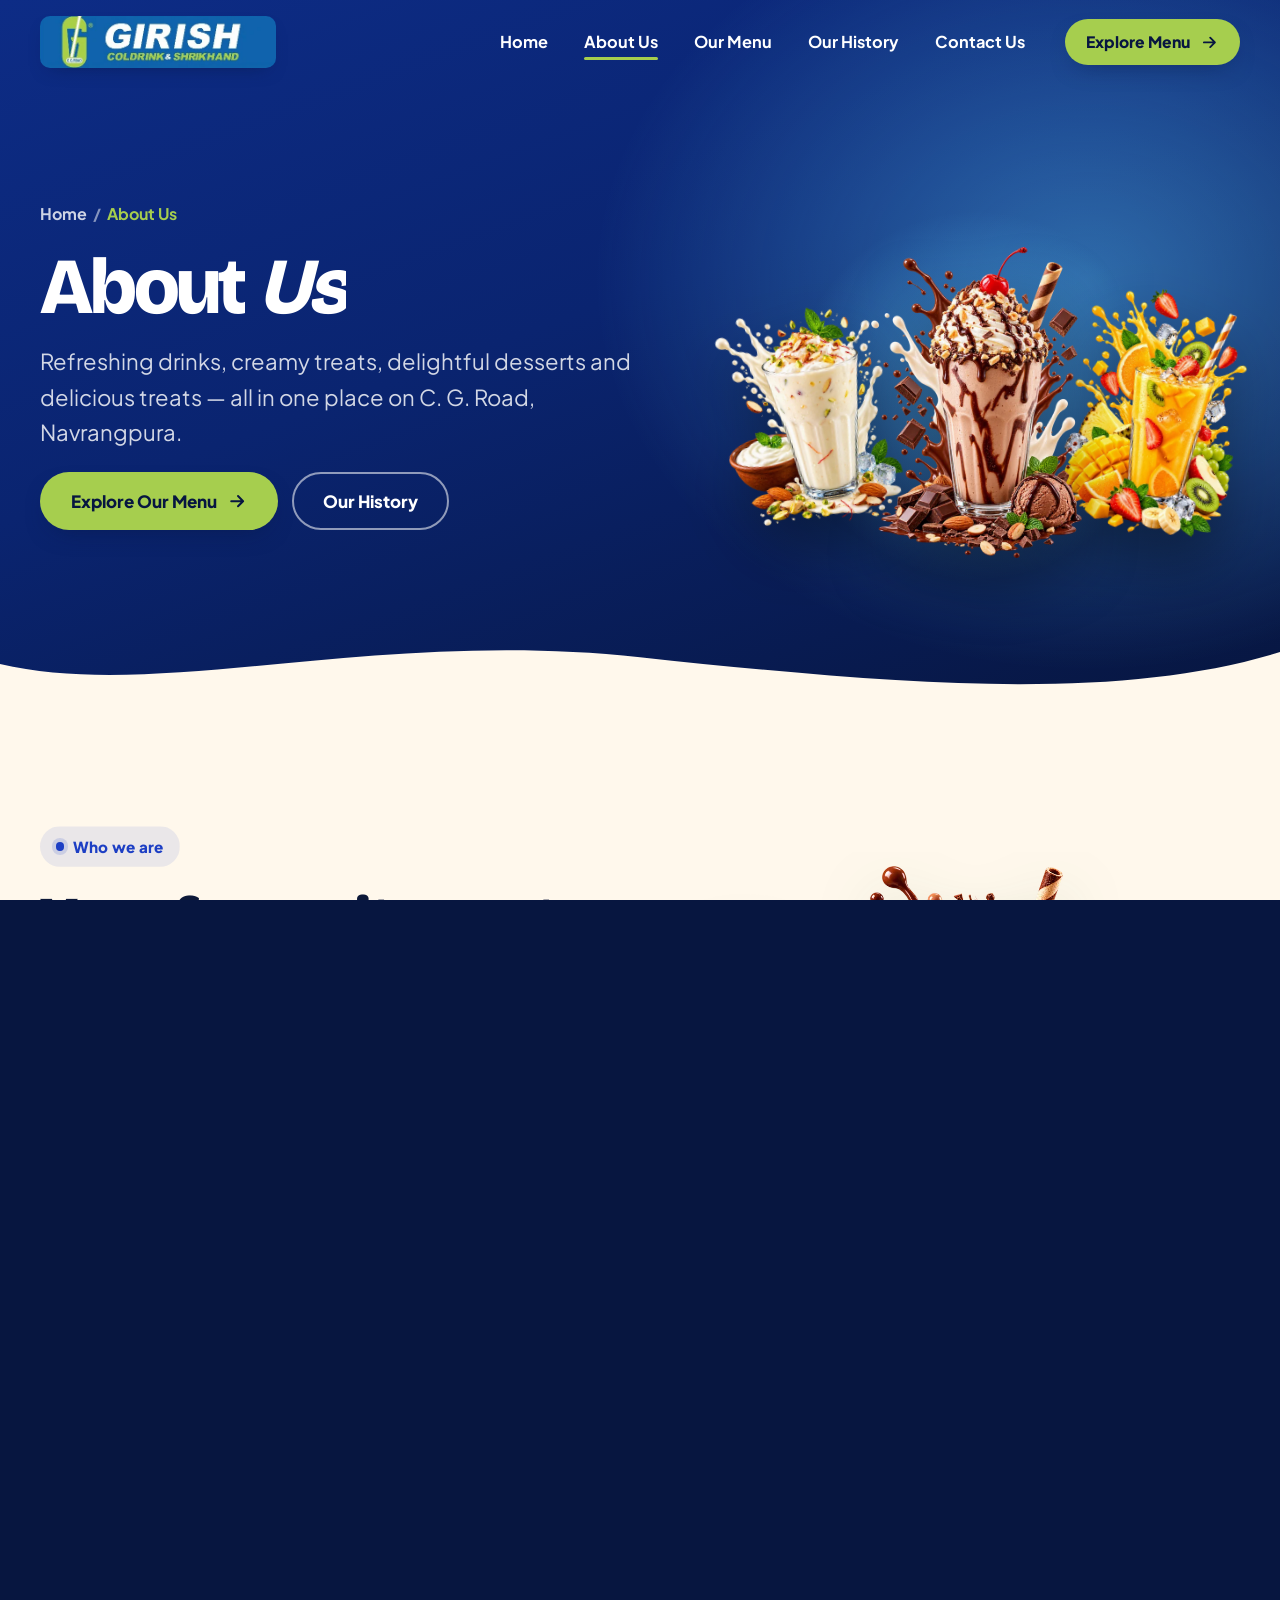
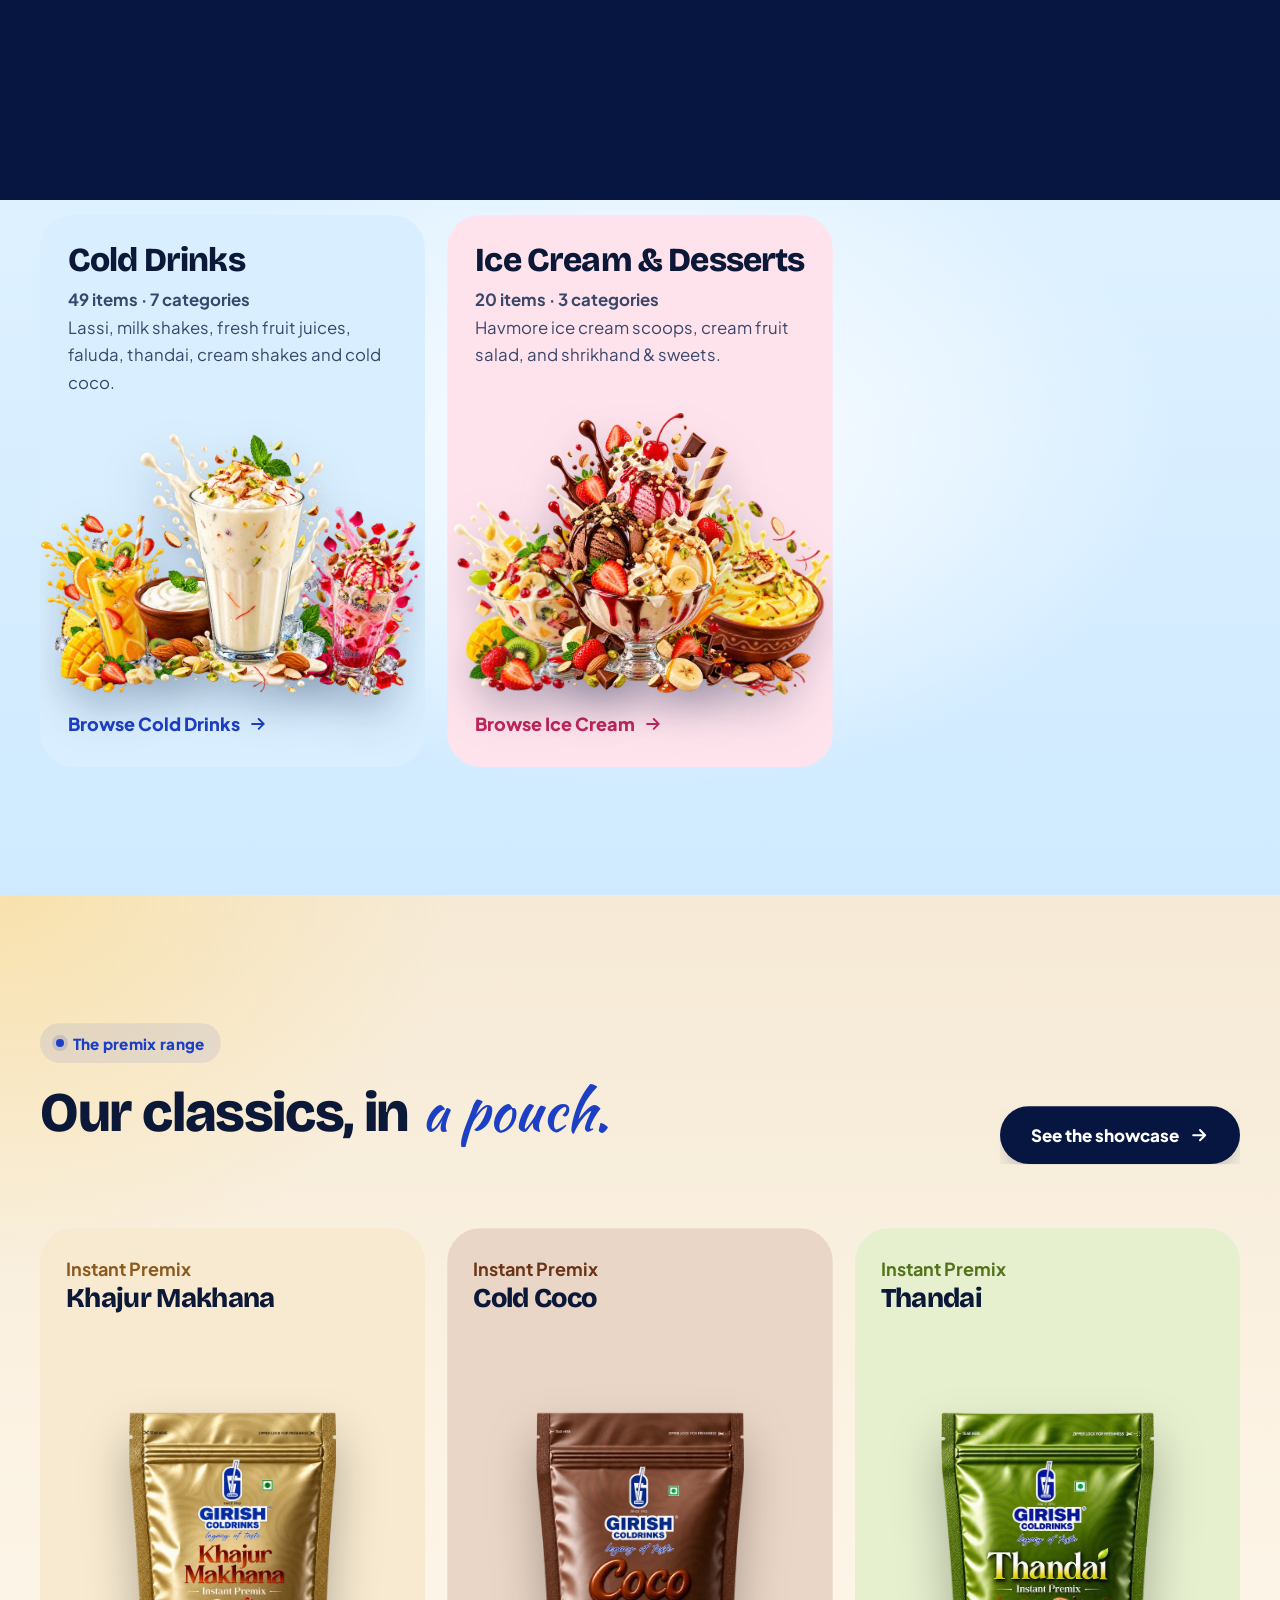
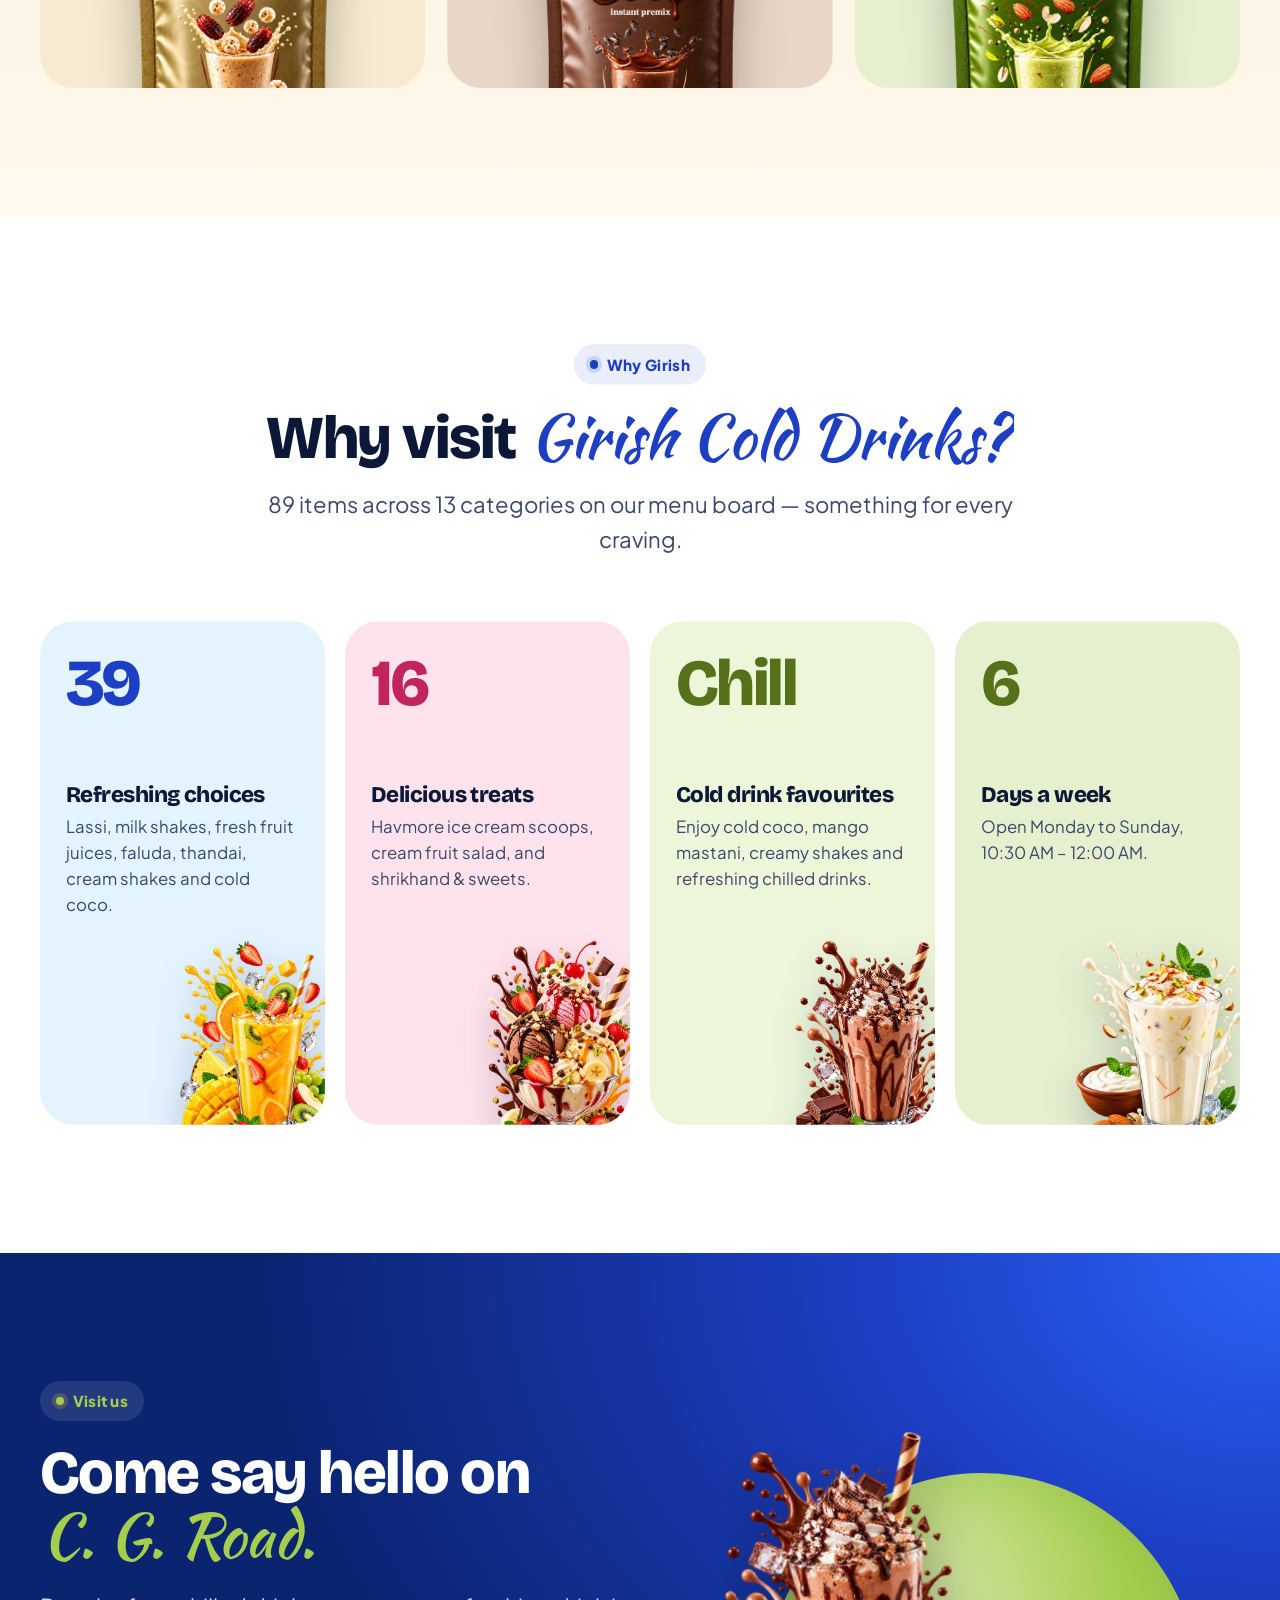
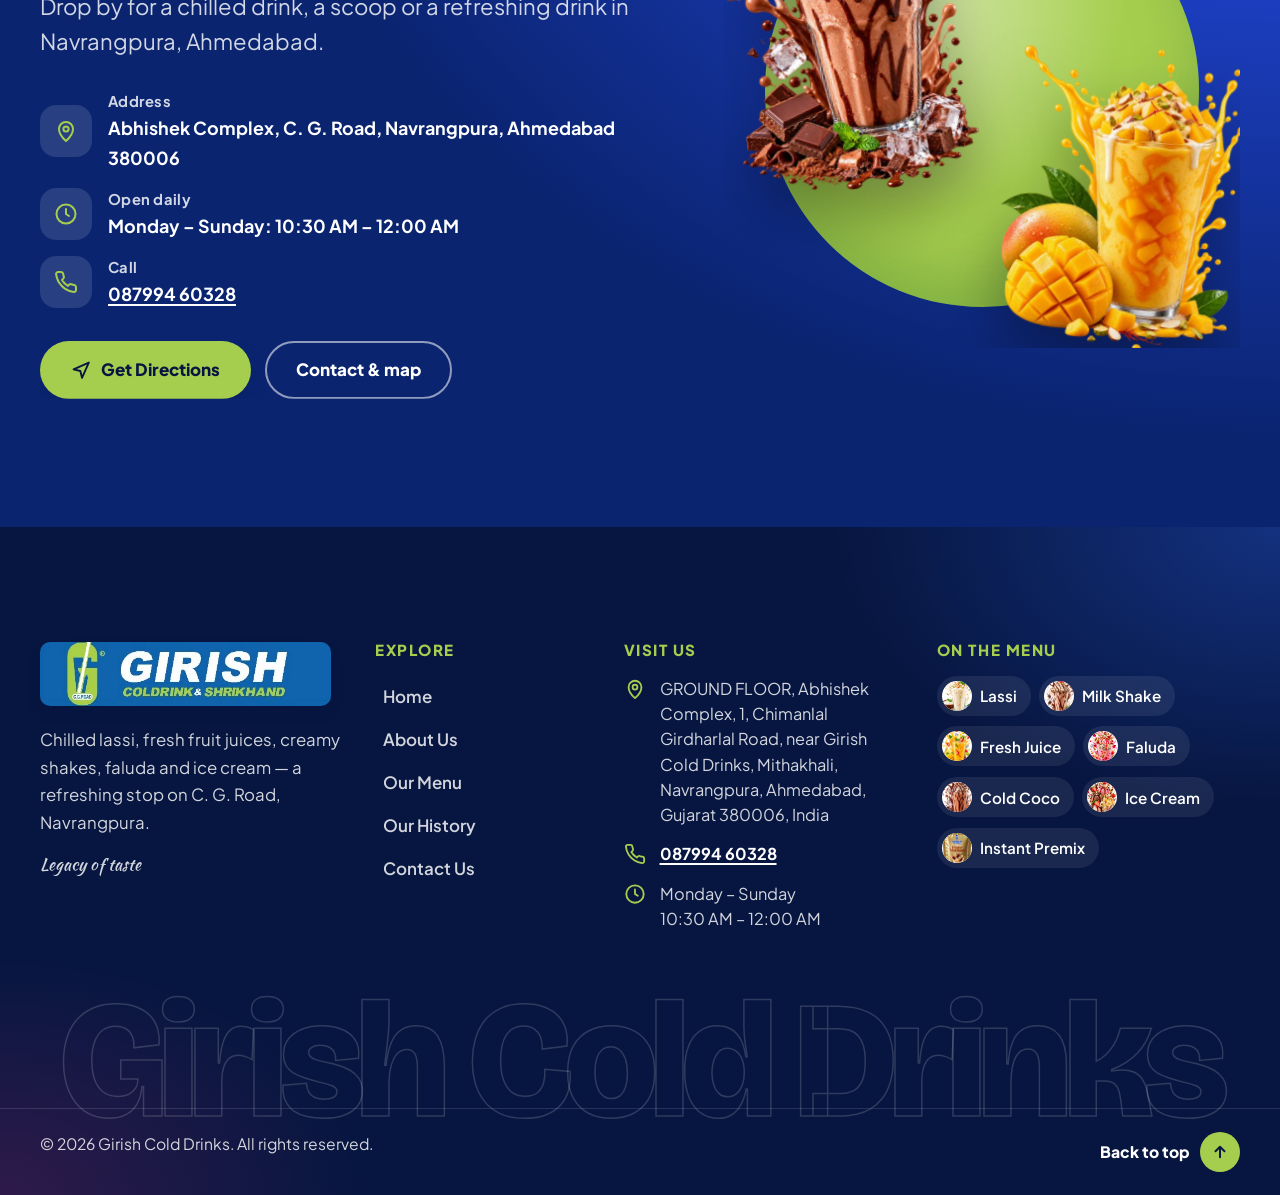
<file: about.html>
<!DOCTYPE html>

<html lang="en">
<head>
<!-- @include head -->
<meta charset="utf-8"/>
<meta content="width=device-width, initial-scale=1, viewport-fit=cover" name="viewport"/>
<meta content="#0a2470" name="theme-color"/>
<link href="assets/logo.svg" rel="icon" type="image/svg+xml"/>
<link href="assets/favicon-32.png" rel="icon" sizes="32x32" type="image/png"/>
<link href="assets/apple-touch-icon.png" rel="apple-touch-icon"/>
<link href="https://fonts.googleapis.com" rel="preconnect"/>
<link crossorigin="" href="https://fonts.gstatic.com" rel="preconnect"/>
<link href="https://fonts.googleapis.com/css2?family=Bricolage+Grotesque:opsz,wght@12..96,600;12..96,700;12..96,800&amp;family=Kaushan+Script&amp;family=Plus+Jakarta+Sans:wght@400;500;600;700;800&amp;display=swap" rel="stylesheet"/>
<link href="assets/css/main.css" rel="stylesheet"/>
<script>
  /* Mark JS early so reveal styles apply without a flash; play the entry curtain only on internal navigation. */
  (function (d) {
    d.documentElement.classList.add('js');
    try { if (sessionStorage.getItem('gcd-nav') === '1') { d.documentElement.classList.add('is-entering'); sessionStorage.removeItem('gcd-nav'); } } catch (e) {}
  })(document);
</script>
<!-- @end head -->
<title>About Us | Girish Cold Drinks</title>
<meta content="About Girish Cold Drinks on C. G. Road, Navrangpura, Ahmedabad — cold drinks, ice cream, desserts, and the instant premix range." name="description"/>
<meta content="website" property="og:type"/>
<meta content="Girish Cold Drinks" property="og:site_name"/>
<meta content="About Us | Girish Cold Drinks" property="og:title"/>
<meta content="About Girish Cold Drinks on C. G. Road, Navrangpura, Ahmedabad — cold drinks, ice cream, desserts, and the instant premix range." property="og:description"/>
<meta content="assets/images/products/lassi-900.webp" property="og:image"/>
<meta content="summary_large_image" name="twitter:card"/>
</head>
<body data-page="about">
<!-- @include header -->
<a class="skip-link" href="#main">Skip to content</a>
<div aria-hidden="true" class="progress"></div>
<div aria-hidden="true" class="curtain"><img alt="" height="90" src="assets/logo.svg" width="34"/></div>
<header class="header" id="top">
<div class="wrap header__inner">
<a aria-label="Girish Cold Drinks — home" class="brand" href="index.html">
<span class="brand__logo"><picture><source srcset="assets/logo-banner.webp" type="image/webp"/><img alt="Girish Coldrink &amp; Shrikhand" height="111" src="assets/logo-banner.png" width="504"/></picture></span>
</a>
<nav aria-label="Primary" class="nav">
<ul class="nav__list">
<li><a class="nav__link" href="index.html" ="">Home</a></li>
<li><a class="nav__link" href="about.html"  aria-current="page"="">About Us</a></li>
<li><a class="nav__link" href="menu.html" ="">Our Menu</a></li>
<li><a class="nav__link" href="history.html" ="">Our History</a></li>
<li><a class="nav__link" href="contact.html" ="">Contact Us</a></li>
</ul>
</nav>
<a class="btn btn--sm header__cta" href="menu.html">Explore Menu <svg aria-hidden="true" class="arrow" fill="none" stroke="currentColor" stroke-linecap="round" stroke-linejoin="round" stroke-width="2.4" viewbox="0 0 24 24"><path d="M5 12h14M13 6l6 6-6 6"></path></svg></a>
<button aria-controls="drawer" aria-expanded="false" aria-label="Open menu" class="burger" type="button"><span></span><span></span><span></span></button>
</div>
</header>
<div aria-label="Site navigation" aria-modal="true" class="drawer" id="drawer" role="dialog">
<a href="index.html" ="">Home</a>
<a href="about.html"  aria-current="page"="">About Us</a>
<a href="menu.html" ="">Our Menu</a>
<a href="history.html" ="">Our History</a>
<a href="contact.html" ="">Contact Us</a>
<a class="btn" href="menu.html">Explore Our Menu <svg aria-hidden="true" class="arrow" fill="none" stroke="currentColor" stroke-linecap="round" stroke-linejoin="round" stroke-width="2.4" viewbox="0 0 24 24"><path d="M5 12h14M13 6l6 6-6 6"></path></svg></a>
<p class="drawer__foot">C. G. Road, Navrangpura, Ahmedabad<br/>Open daily 10:30 AM – 12:00 AM · <a href="tel:+918799460328">087994 60328</a></p>
</div>
<!-- @end header -->
<main id="main">
<section aria-labelledby="page-title" class="page-hero">
<div class="wrap page-hero__grid">
<div>
<nav aria-label="Breadcrumb" class="crumbs"><ol><li><a href="index.html">Home</a></li><li><span aria-current="page">About Us</span></li></ol></nav>
<h1 data-split="" id="page-title">About <em>Us</em></h1>
<p class="lead" data-reveal="up" style="--rd:.2s">Refreshing drinks, creamy treats, delightful desserts and delicious treats — all in one place on C. G. Road, Navrangpura.</p>
<div class="btn-row" data-reveal="up" style="--rd:.3s"><a class="btn" href="menu.html">Explore Our Menu <svg aria-hidden="true" class="arrow" fill="none" stroke="currentColor" stroke-linecap="round" stroke-linejoin="round" stroke-width="2.4" viewbox="0 0 24 24"><path d="M5 12h14M13 6l6 6-6 6"></path></svg></a><a class="btn btn--ghost" href="history.html">Our History</a></div>
</div>
<div aria-hidden="true" class="page-hero__art" data-depth-root="">
<div class="pa pa--2" data-depth="-16"><div class="float float--slow"><img alt="" decoding="async" height="1166" loading="lazy" sizes="(max-width: 1023px) 32vw, 170px" src="assets/images/products/lassi-900.webp" srcset="assets/images/products/lassi-480.webp 480w, assets/images/products/lassi-900.webp 900w" width="900"/></div></div>
<div class="pa pa--1" data-depth="14"><div class="float"><img alt="" decoding="async" fetchpriority="high" height="1328" sizes="(max-width: 1023px) 40vw, 210px" src="assets/images/products/milk-shake-900.webp" srcset="assets/images/products/milk-shake-480.webp 480w, assets/images/products/milk-shake-900.webp 900w" width="900"/></div></div>
<div class="pa pa--3" data-depth="-24"><div class="float float--delay"><img alt="" decoding="async" height="1310" loading="lazy" sizes="(max-width: 1023px) 32vw, 170px" src="assets/images/products/fruit-juice-900.webp" srcset="assets/images/products/fruit-juice-480.webp 480w, assets/images/products/fruit-juice-900.webp 900w" width="900"/></div></div>
</div>
</div>
<svg aria-hidden="true" class="edge edge--bottom" preserveaspectratio="none" viewbox="0 0 1440 90"><path d="M0 48 C 180 92, 420 6, 720 40 S 1260 92, 1440 34 V90 H0 Z" fill="#fff8ec"></path></svg>
</section>
<section aria-labelledby="who-title" class="section">
<div class="wrap split">
<div>
<span class="kicker" data-reveal="up">Who we are</span>
<h2 class="h2" data-split="" id="who-title">Your favourite spot for <em>refreshment.</em></h2>
<p class="lead" data-reveal="up" style="--rd:.15s;margin:22px 0 18px">At Girish Cold Drinks you’ll find chilled lassi, milk shakes, fresh fruit juices, faluda, thandai and cold coco — along with Havmore ice cream scoops, shrikhand, refreshing drinks and desserts.</p>
<p data-reveal="up" style="--rd:.25s;color:var(--ink-2)">It’s a family business that started with a lemon-water cart in Ahmedabad’s Manek Chowk and carries the name of the founder’s son, Girish.</p>
<div class="btn-row" data-reveal="up" style="--rd:.35s;margin-top:28px"><a class="btn btn--navy" href="history.html">Read our story <svg aria-hidden="true" class="arrow" fill="none" stroke="currentColor" stroke-linecap="round" stroke-linejoin="round" stroke-width="2.4" viewbox="0 0 24 24"><path d="M5 12h14M13 6l6 6-6 6"></path></svg></a></div>
</div>
<div aria-hidden="true" class="promo__collage" data-reveal="zoom">
<div class="promo__item promo__item--b" data-speed="0.05"><div class="float float--slow"><img alt="" decoding="async" height="1067" loading="lazy" sizes="220px" src="assets/images/products/shrikhand-900.webp" srcset="assets/images/products/shrikhand-480.webp 480w, assets/images/products/shrikhand-900.webp 900w" width="900"/></div></div>
<div class="promo__item promo__item--a" data-speed="-0.04"><div class="float"><img alt="" decoding="async" height="1331" loading="lazy" sizes="290px" src="assets/images/products/cold-coco-900.webp" srcset="assets/images/products/cold-coco-480.webp 480w, assets/images/products/cold-coco-900.webp 900w" width="900"/></div></div>

</div>
</div>
</section>
<section aria-labelledby="serve-title" class="section signature">
<svg aria-hidden="true" class="edge edge--top" preserveaspectratio="none" viewbox="0 0 1440 90"><path d="M0 30 C 240 80, 520 80, 760 40 S 1240 0, 1440 50 V90 H0 Z" fill="#fff8ec"></path></svg>
<div class="wrap">
<div class="section-head section-head--center">
<span class="kicker" data-reveal="up">What we serve</span>
<h2 class="h2" data-split="" id="serve-title">Three ways to <em>treat yourself.</em></h2>
</div>
<div class="serve-grid" data-stagger="">
<a class="serve-card" data-reveal="up" href="menu.html?group=drinks" style="--bg:#d9efff;--accent:#1d3fc4">
<h3>Cold Drinks</h3>
<p><strong>49 items · 7 categories</strong><br/>Lassi, milk shakes, fresh fruit juices, faluda, thandai, cream shakes and cold coco.</p>
<span aria-hidden="true" class="serve-card__imgs"><img alt="" decoding="async" height="1166" loading="lazy" sizes="200px" src="assets/images/products/lassi-900.webp" srcset="assets/images/products/lassi-480.webp 480w, assets/images/products/lassi-900.webp 900w" width="900"/><img alt="" decoding="async" height="1310" loading="lazy" sizes="200px" src="assets/images/products/fruit-juice-900.webp" srcset="assets/images/products/fruit-juice-480.webp 480w, assets/images/products/fruit-juice-900.webp 900w" width="900"/><img alt="" decoding="async" height="1329" loading="lazy" sizes="200px" src="assets/images/products/faluda-900.webp" srcset="assets/images/products/faluda-480.webp 480w, assets/images/products/faluda-900.webp 900w" width="900"/></span>
<span class="link-arrow">Browse Cold Drinks <svg aria-hidden="true" class="arrow" fill="none" stroke="currentColor" stroke-linecap="round" stroke-linejoin="round" stroke-width="2.4" viewbox="0 0 24 24"><path d="M5 12h14M13 6l6 6-6 6"></path></svg></span>
</a>
<a class="serve-card" data-reveal="up" href="menu.html?group=desserts" style="--bg:#ffe3ec;--accent:#c2255c">
<h3>Ice Cream &amp; Desserts</h3>
<p><strong>20 items · 3 categories</strong><br/>Havmore ice cream scoops, cream fruit salad, and shrikhand &amp; sweets.</p>
<span aria-hidden="true" class="serve-card__imgs"><img alt="" decoding="async" height="1339" loading="lazy" sizes="200px" src="assets/images/products/icecream-900.webp" srcset="assets/images/products/icecream-480.webp 480w, assets/images/products/icecream-900.webp 900w" width="900"/><img alt="" decoding="async" height="1056" loading="lazy" sizes="200px" src="assets/images/products/fruit-salad-900.webp" srcset="assets/images/products/fruit-salad-480.webp 480w, assets/images/products/fruit-salad-900.webp 900w" width="900"/><img alt="" decoding="async" height="1067" loading="lazy" sizes="200px" src="assets/images/products/shrikhand-900.webp" srcset="assets/images/products/shrikhand-480.webp 480w, assets/images/products/shrikhand-900.webp 900w" width="900"/></span>
<span class="link-arrow">Browse Ice Cream <svg aria-hidden="true" class="arrow" fill="none" stroke="currentColor" stroke-linecap="round" stroke-linejoin="round" stroke-width="2.4" viewbox="0 0 24 24"><path d="M5 12h14M13 6l6 6-6 6"></path></svg></span>
</a>

</div>
</div>
</section>
<section aria-labelledby="premix-title" class="section history">
<div class="wrap">
<div class="section-head section-head--split">
<div>
<span class="kicker" data-reveal="up">The premix range</span>
<h2 class="h2" data-split="" id="premix-title">Our classics, in <em>a pouch.</em></h2>
</div>
<a class="btn btn--navy" data-reveal="up" href="index.html#premix">See the showcase <svg aria-hidden="true" class="arrow" fill="none" stroke="currentColor" stroke-linecap="round" stroke-linejoin="round" stroke-width="2.4" viewbox="0 0 24 24"><path d="M5 12h14M13 6l6 6-6 6"></path></svg></a>
</div>
<div class="premix-row" data-stagger="">
<a class="premix-card" data-reveal="up" href="menu.html#instant-premix/khajur-makhana" style="--bg:#f7ead0;--accent:#8c5a1e">
<span>Instant Premix</span>
<h3>Khajur Makhana</h3>
<span class="premix-card__img"><img alt="Girish Cold Drinks Khajur Makhana instant premix pouch with dates and makhana" decoding="async" height="1344" loading="lazy" sizes="(max-width: 760px) 70vw, 260px" src="assets/images/products/khajur-makhana-900.webp" srcset="assets/images/products/khajur-makhana-480.webp 480w, assets/images/products/khajur-makhana-900.webp 900w" width="872"/></span>
</a>
<a class="premix-card" data-reveal="up" href="menu.html#instant-premix/cold-coco" style="--bg:#ead6c6;--accent:#6b3418">
<span>Instant Premix</span>
<h3>Cold Coco</h3>
<span class="premix-card__img"><img alt="Girish Cold Drinks Coco instant premix pouch" decoding="async" height="1336" loading="lazy" sizes="(max-width: 760px) 70vw, 260px" src="assets/images/products/cold-coco2-900.webp" srcset="assets/images/products/cold-coco2-480.webp 480w, assets/images/products/cold-coco2-900.webp 900w" width="869"/></span>
</a>
<a class="premix-card" data-reveal="up" href="menu.html#instant-premix/thandai" style="--bg:#e6f0cf;--accent:#55721a">
<span>Instant Premix</span>
<h3>Thandai</h3>
<span class="premix-card__img"><img alt="Girish Cold Drinks Thandai instant premix pouch" decoding="async" height="1348" loading="lazy" sizes="(max-width: 760px) 70vw, 260px" src="assets/images/products/thandai2-900.webp" srcset="assets/images/products/thandai2-480.webp 480w, assets/images/products/thandai2-900.webp 900w" width="900"/></span>
</a>
</div>
</div>
</section>
<section aria-labelledby="why-title" class="section why" id="why">
<div class="wrap">
<div class="section-head section-head--center">
<span class="kicker" data-reveal="up">Why Girish</span>
<h2 class="h2" data-split="" id="why-title">Why visit <em>Girish Cold Drinks?</em></h2>
<p class="lead" data-reveal="up" style="--rd:.2s">89 items across 13 categories on our menu board — something for every craving.</p>
</div>
<div class="why__grid" data-stagger="">
<article class="why-card" data-reveal="up" style="--bg:#e4f4ff;--accent:#1d3fc4">
<p class="why-card__num"><span data-count="49">49</span></p>
<h3>Refreshing choices</h3>
<p>Lassi, milk shakes, fresh fruit juices, faluda, thandai, cream shakes and cold coco.</p>
<span aria-hidden="true" class="why-card__img"><img alt="" decoding="async" height="1310" loading="lazy" sizes="200px" src="assets/images/products/fruit-juice-900.webp" srcset="assets/images/products/fruit-juice-480.webp 480w, assets/images/products/fruit-juice-900.webp 900w" width="900"/></span>
</article>
<article class="why-card" data-reveal="up" style="--bg:#ffe3ec;--accent:#c2255c">
<p class="why-card__num"><span data-count="20">20</span></p>
<h3>Delicious treats</h3>
<p>Havmore ice cream scoops, cream fruit salad, and shrikhand &amp; sweets.</p>
<span aria-hidden="true" class="why-card__img"><img alt="" decoding="async" height="1339" loading="lazy" sizes="200px" src="assets/images/products/icecream-900.webp" srcset="assets/images/products/icecream-480.webp 480w, assets/images/products/icecream-900.webp 900w" width="900"/></span>
</article>
<article class="why-card" data-reveal="up" style="--bg:#edf6d9;--accent:#55721a">
<p class="why-card__num"><span>Chill</span></p>
<h3>Cold drink favourites</h3>
<p>Enjoy cold coco, mango mastani, creamy shakes and refreshing chilled drinks.</p>
<span aria-hidden="true" class="why-card__img"><img alt="Refreshing cold coco drink" decoding="async" height="1310" loading="lazy" sizes="200px" src="assets/images/products/cold-coco-900.webp" srcset="assets/images/products/cold-coco-480.webp 480w, assets/images/products/cold-coco-900.webp 900w" width="900"/></span>
</article>

<article class="why-card" data-reveal="up" style="--bg:#e6f0cf;--accent:#55721a">
<p class="why-card__num"><span data-count="7">7</span></p>
<h3>Days a week</h3>
<p>Open Monday to Sunday, 10:30 AM – 12:00 AM.</p>
<span aria-hidden="true" class="why-card__img"><img alt="" decoding="async" height="1166" loading="lazy" sizes="200px" src="assets/images/products/lassi-900.webp" srcset="assets/images/products/lassi-480.webp 480w, assets/images/products/lassi-900.webp 900w" width="900"/></span>
</article>
</div>
</div>
</section>
<section aria-labelledby="visit-title" class="section visit" id="visit">
<div class="wrap visit__grid">
<div class="visit__copy">
<span class="kicker kicker--light" data-reveal="up">Visit us</span>
<h2 class="h2" data-split="" id="visit-title">Come say hello on <em>C. G. Road.</em></h2>
<p class="lead" data-reveal="up" style="--rd:.15s">Drop by for a chilled drink, a scoop or a refreshing drink in Navrangpura, Ahmedabad.</p>
<address class="info-list" data-stagger="">
<div class="info-item" data-reveal="up"><i><svg aria-hidden="true" fill="none" stroke="currentColor" stroke-linecap="round" stroke-linejoin="round" stroke-width="2" viewbox="0 0 24 24"><path d="M12 22s7-6.2 7-12a7 7 0 1 0-14 0c0 5.8 7 12 7 12z"></path><circle cx="12" cy="10" r="2.6"></circle></svg></i><div><strong>Address</strong><span>Abhishek Complex, C. G. Road, Navrangpura, Ahmedabad 380006</span></div></div>
<div class="info-item" data-reveal="up"><i><svg aria-hidden="true" fill="none" stroke="currentColor" stroke-linecap="round" stroke-linejoin="round" stroke-width="2" viewbox="0 0 24 24"><circle cx="12" cy="12" r="9.5"></circle><path d="M12 7v5l3 2"></path></svg></i><div><strong>Open daily</strong><span>Monday – Sunday: 10:30 AM – 12:00 AM</span></div></div>
<div class="info-item" data-reveal="up"><i><svg aria-hidden="true" fill="none" stroke="currentColor" stroke-linecap="round" stroke-linejoin="round" stroke-width="2" viewbox="0 0 24 24"><path d="M22 16.9v3a2 2 0 0 1-2.2 2 19.8 19.8 0 0 1-8.6-3.1 19.5 19.5 0 0 1-6-6A19.8 19.8 0 0 1 2.1 4.2 2 2 0 0 1 4.1 2h3a2 2 0 0 1 2 1.7c.1 1 .4 1.9.7 2.8a2 2 0 0 1-.5 2.1L8 9.9a16 16 0 0 0 6 6l1.3-1.3a2 2 0 0 1 2.1-.4c.9.3 1.8.6 2.8.7a2 2 0 0 1 1.7 2z"></path></svg></i><div><strong>Call</strong><a href="tel:+918799460328">087994 60328</a></div></div>
</address>
<div class="btn-row" data-reveal="up">
<a class="btn" href="https://www.google.com/maps/dir/?api=1&amp;destination=Girish%20Cold%20Drinks%2C%20Abhishek%20Complex%2C%20Chimanlal%20Girdharlal%20Road%2C%20Navrangpura%2C%20Ahmedabad%2C%20Gujarat%20380006&amp;destination_place_id=ChIJFfKY3_OEXjkRkdO7Lnjbg3Y" rel="noopener" target="_blank"><svg aria-hidden="true" fill="none" stroke="currentColor" stroke-linecap="round" stroke-linejoin="round" stroke-width="2.2" viewbox="0 0 24 24"><path d="M3 11l18-8-8 18-2-8-8-2z"></path></svg> Get Directions<span class="sr-only"> (opens Google Maps in a new tab)</span></a>
<a class="btn btn--ghost" href="contact.html">Contact &amp; map</a>
</div>
</div>
<div aria-hidden="true" class="visit__visual" data-reveal="zoom">
<div class="visit__disc"></div>
<div class="visit__item visit__item--a"><img alt="" decoding="async" height="1310" loading="lazy" sizes="(max-width: 767px) 42vw, 240px" src="assets/images/products/cold-coco-900.webp" srcset="assets/images/products/cold-coco-480.webp 480w, assets/images/products/cold-coco-900.webp 900w" width="900"/></div>
<div class="visit__item visit__item--b"><img alt="" decoding="async" height="1339" loading="lazy" sizes="(max-width: 767px) 42vw, 240px" src="assets/images/products/mango-mastani1-900.webp" srcset="assets/images/products/mango-mastani1-480.webp 480w, assets/images/products/mango-mastani1-900.webp 900w" width="900"/></div>


</div>
</div>
</section>
</main>
<!-- @include footer -->
<footer aria-labelledby="footer-title" class="footer">
<h2 class="sr-only" id="footer-title">Site footer</h2>
<div class="wrap f-grid">
<div class="f-brand">
<a aria-label="Girish Cold Drinks — home" class="brand" href="index.html">
<span class="brand__logo"><picture><source srcset="assets/logo-banner.webp" type="image/webp"/><img alt="Girish Coldrink &amp; Shrikhand" height="111" src="assets/logo-banner.png" width="504"/></picture></span>
</a>
<p>Chilled lassi, fresh fruit juices, creamy shakes, faluda and ice cream — a refreshing stop on C. G. Road, Navrangpura.</p>
<p class="f-tagline">Legacy of taste</p>
</div>
<nav aria-label="Footer">
<h3 class="f-label">Explore</h3>
<ul class="f-links">
<li><a href="index.html">Home</a></li>
<li><a href="about.html">About Us</a></li>
<li><a href="menu.html">Our Menu</a></li>
<li><a href="history.html">Our History</a></li>
<li><a href="contact.html">Contact Us</a></li>
</ul>
</nav>
<div class="f-contact">
<h3 class="f-label">Visit Us</h3>
<address>
<p><svg aria-hidden="true" fill="none" stroke="currentColor" stroke-linecap="round" stroke-linejoin="round" stroke-width="2" viewbox="0 0 24 24"><path d="M12 22s7-6.2 7-12a7 7 0 1 0-14 0c0 5.8 7 12 7 12z"></path><circle cx="12" cy="10" r="2.6"></circle></svg><span>GROUND FLOOR, Abhishek Complex, 1, Chimanlal Girdharlal Road, near Girish Cold Drinks, Mithakhali, Navrangpura, Ahmedabad, Gujarat 380006, India</span></p>
<p><svg aria-hidden="true" fill="none" stroke="currentColor" stroke-linecap="round" stroke-linejoin="round" stroke-width="2" viewbox="0 0 24 24"><path d="M22 16.9v3a2 2 0 0 1-2.2 2 19.8 19.8 0 0 1-8.6-3.1 19.5 19.5 0 0 1-6-6A19.8 19.8 0 0 1 2.1 4.2 2 2 0 0 1 4.1 2h3a2 2 0 0 1 2 1.7c.1 1 .4 1.9.7 2.8a2 2 0 0 1-.5 2.1L8 9.9a16 16 0 0 0 6 6l1.3-1.3a2 2 0 0 1 2.1-.4c.9.3 1.8.6 2.8.7a2 2 0 0 1 1.7 2z"></path></svg><a href="tel:+918799460328">087994 60328</a></p>
<p><svg aria-hidden="true" fill="none" stroke="currentColor" stroke-linecap="round" stroke-linejoin="round" stroke-width="2" viewbox="0 0 24 24"><circle cx="12" cy="12" r="9.5"></circle><path d="M12 7v5l3 2"></path></svg><span>Monday – Sunday<br/>10:30 AM – 12:00 AM</span></p>
</address>
</div>
<div>
<h3 class="f-label">On the menu</h3>
<ul class="f-pills">
<li><a href="menu.html#lassi"><img alt="" height="30" loading="lazy" src="assets/images/products/lassi-480.webp" width="30"/>Lassi</a></li>
<li><a href="menu.html#milk-shake"><img alt="" height="30" loading="lazy" src="assets/images/products/milk-shake-480.webp" width="30"/>Milk Shake</a></li>
<li><a href="menu.html#fresh-fruit-juice"><img alt="" height="30" loading="lazy" src="assets/images/products/fruit-juice-480.webp" width="30"/>Fresh Juice</a></li>
<li><a href="menu.html#faluda"><img alt="" height="30" loading="lazy" src="assets/images/products/faluda-480.webp" width="30"/>Faluda</a></li>
<li><a href="menu.html#cold-coco"><img alt="" height="30" loading="lazy" src="assets/images/products/cold-coco-480.webp" width="30"/>Cold Coco</a></li>
<li><a href="menu.html#havmore-icecream"><img alt="" height="30" loading="lazy" src="assets/images/products/icecream-480.webp" width="30"/>Ice Cream</a></li>
<li></li>
<li></li>
<li></li>
<li><a href="menu.html#instant-premix"><img alt="" height="30" loading="lazy" src="assets/images/products/khajur-makhana-480.webp" width="30"/>Instant Premix</a></li>
</ul>
</div>
</div>
<div aria-hidden="true" class="f-word">Girish Cold Drinks</div>
<div class="wrap f-bottom">
<p>© <span data-year="">2026</span> Girish Cold Drinks. All rights reserved.</p>
<a class="f-top" href="#top">Back to top <span><svg aria-hidden="true" fill="none" stroke="currentColor" stroke-linecap="round" stroke-linejoin="round" stroke-width="2.6" viewbox="0 0 24 24"><path d="M12 19V5M6 11l6-6 6 6"></path></svg></span></a>
</div>
</footer>
<!-- @end footer -->
<script defer="" src="assets/js/main.js"></script>
</body>
</html>
</file>
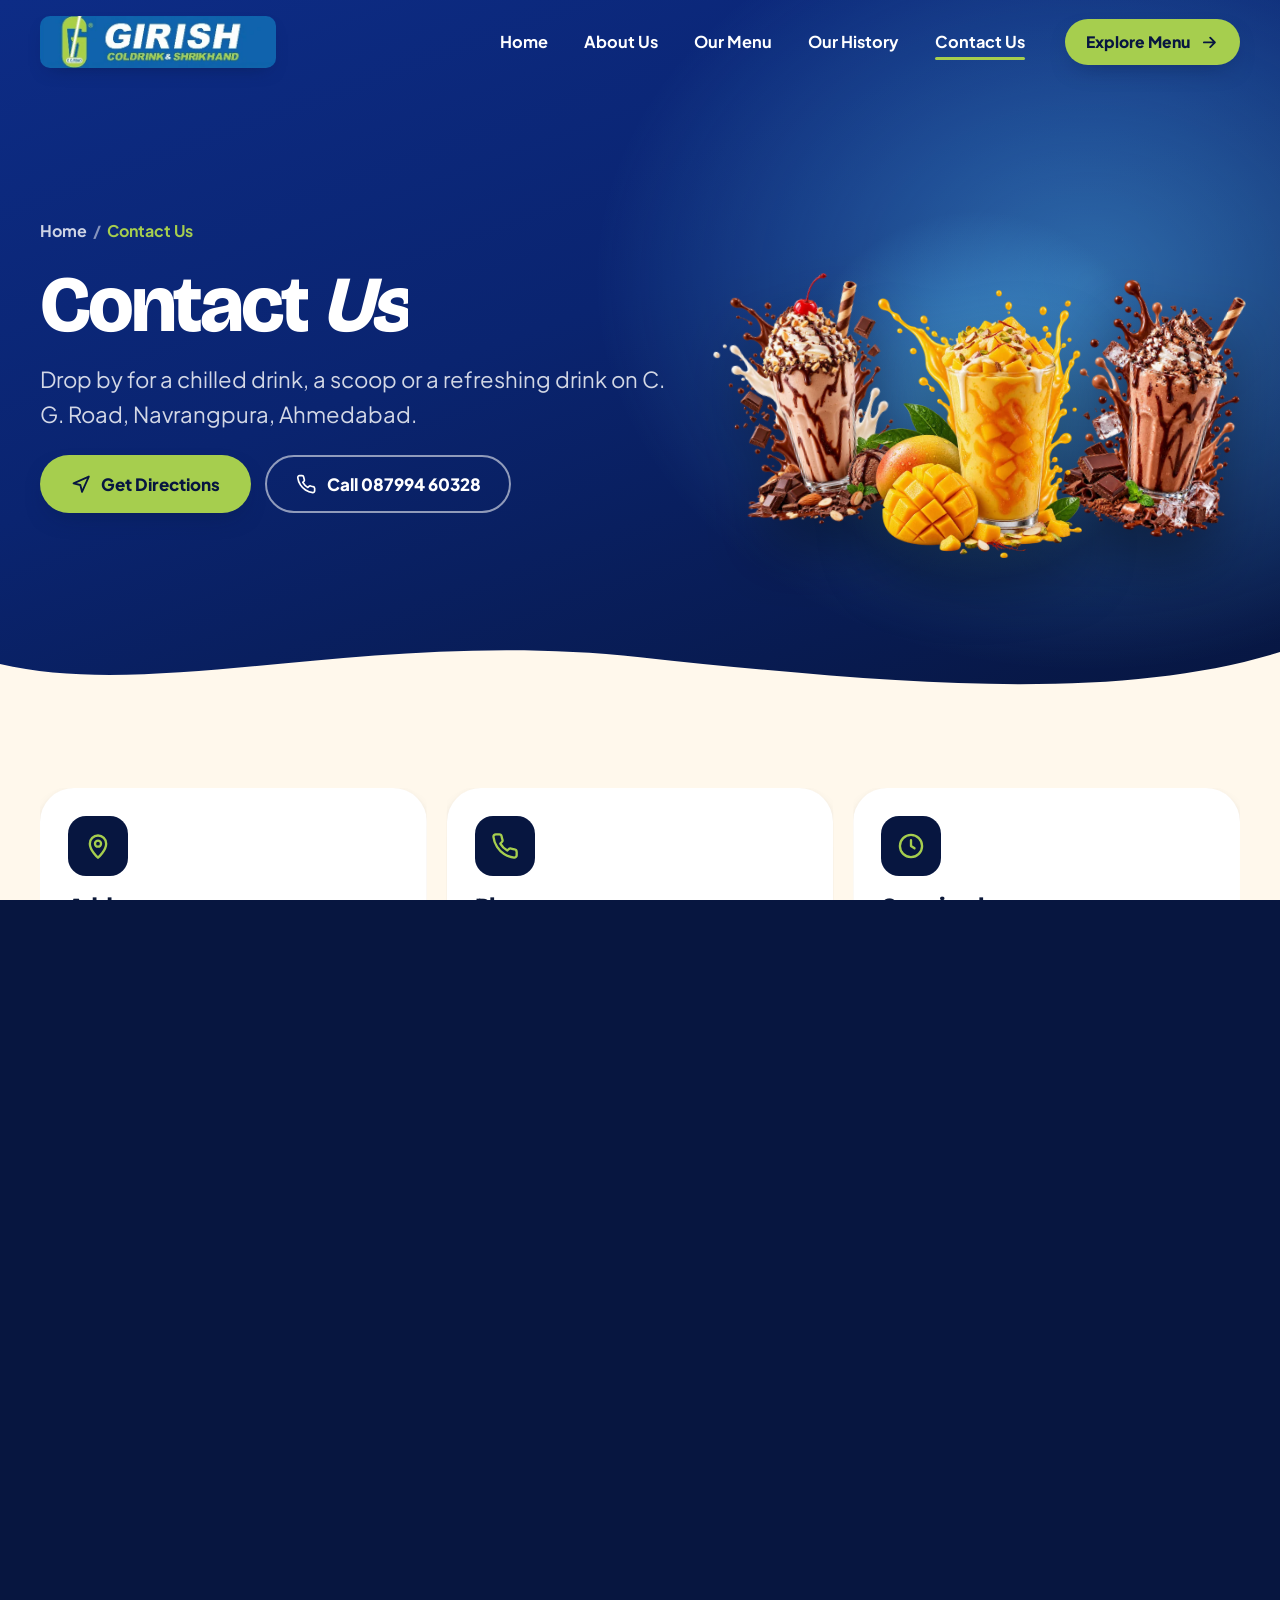
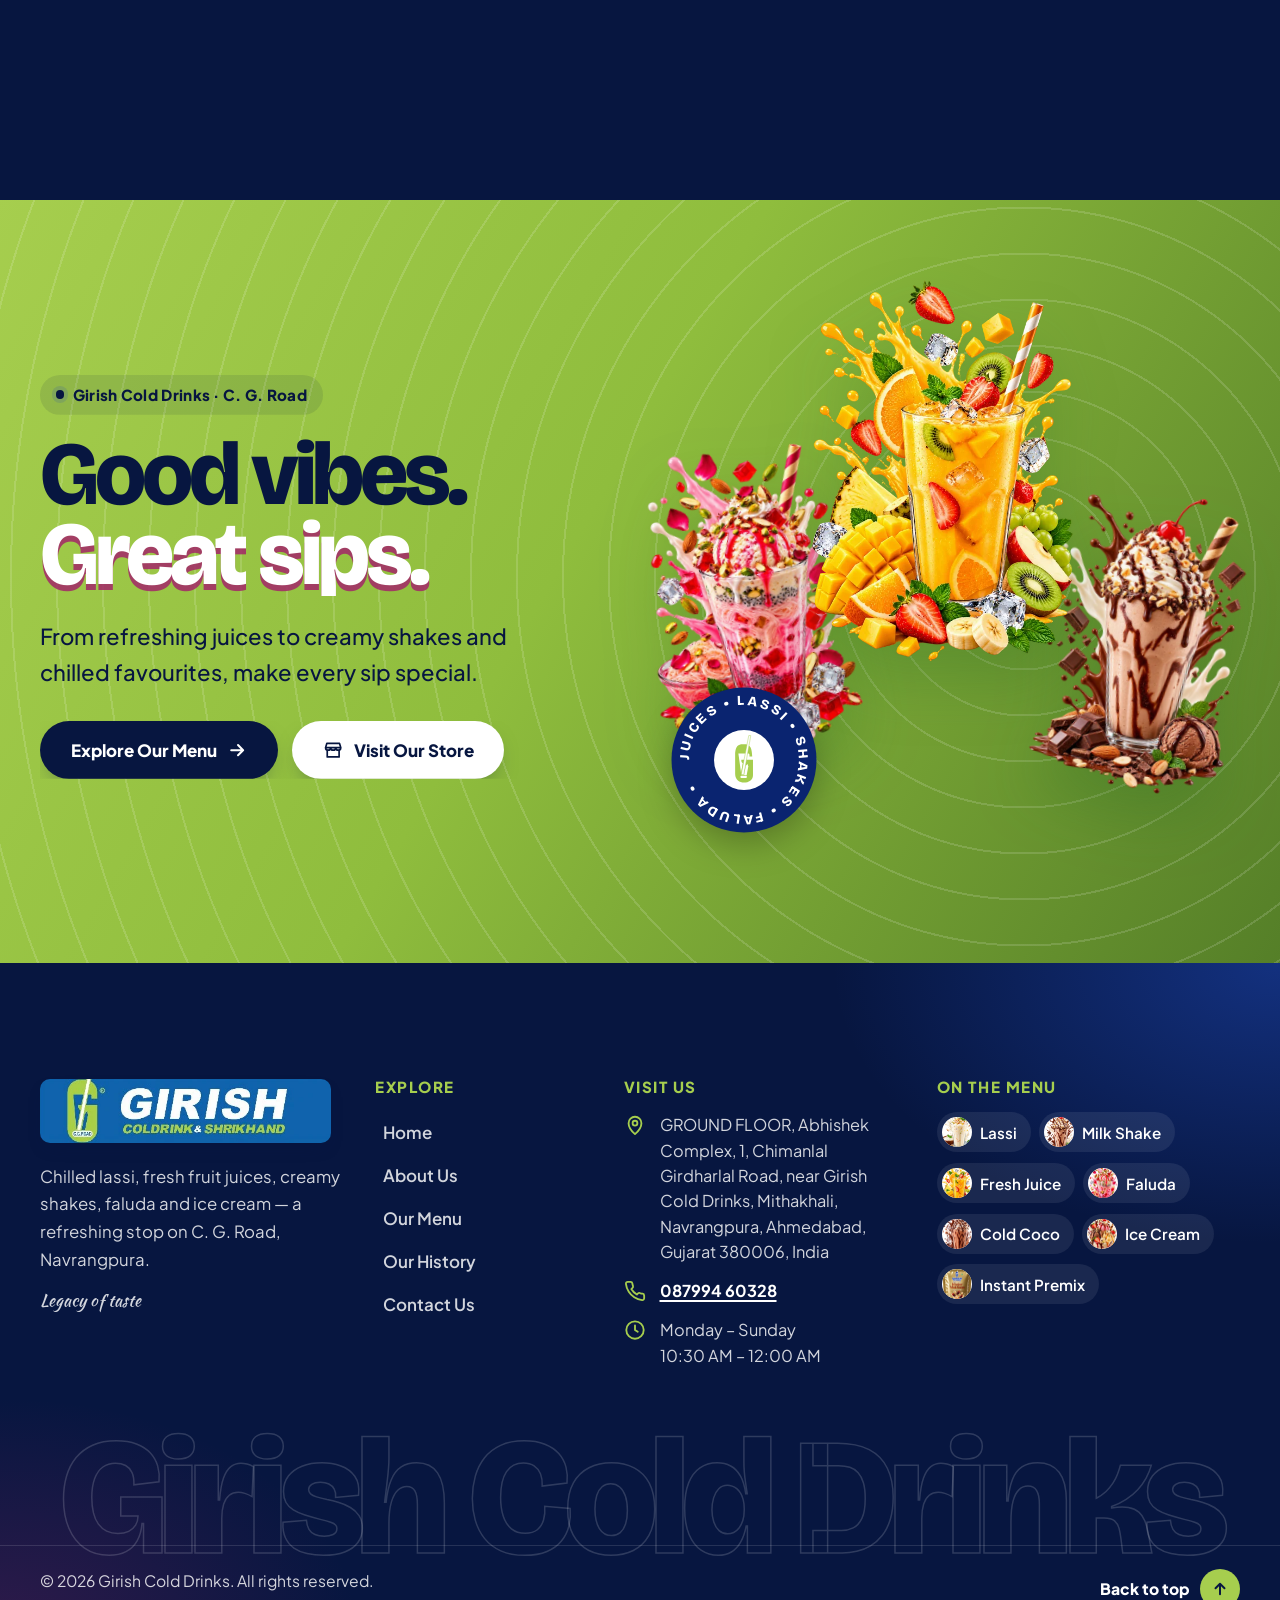
<file: contact.html>
<!DOCTYPE html>

<html lang="en">
<head>
<!-- @include head -->
<meta charset="utf-8"/>
<meta content="width=device-width, initial-scale=1, viewport-fit=cover" name="viewport"/>
<meta content="#0a2470" name="theme-color"/>
<link href="assets/logo.svg" rel="icon" type="image/svg+xml"/>
<link href="assets/favicon-32.png" rel="icon" sizes="32x32" type="image/png"/>
<link href="assets/apple-touch-icon.png" rel="apple-touch-icon"/>
<link href="https://fonts.googleapis.com" rel="preconnect"/>
<link crossorigin="" href="https://fonts.gstatic.com" rel="preconnect"/>
<link href="https://fonts.googleapis.com/css2?family=Bricolage+Grotesque:opsz,wght@12..96,600;12..96,700;12..96,800&amp;family=Kaushan+Script&amp;family=Plus+Jakarta+Sans:wght@400;500;600;700;800&amp;display=swap" rel="stylesheet"/>
<link href="assets/css/main.css" rel="stylesheet"/>
<script>
  /* Mark JS early so reveal styles apply without a flash; play the entry curtain only on internal navigation. */
  (function (d) {
    d.documentElement.classList.add('js');
    try { if (sessionStorage.getItem('gcd-nav') === '1') { d.documentElement.classList.add('is-entering'); sessionStorage.removeItem('gcd-nav'); } } catch (e) {}
  })(document);
</script>
<!-- @end head -->
<title>Contact Us | Girish Cold Drinks</title>
<meta content="Visit Girish Cold Drinks at Abhishek Complex, C. G. Road, Navrangpura, Ahmedabad. Open Monday – Sunday, 10:30 AM – 12:00 AM. Call 087994 60328." name="description"/>
<meta content="website" property="og:type"/>
<meta content="Girish Cold Drinks" property="og:site_name"/>
<meta content="Contact Us | Girish Cold Drinks" property="og:title"/>
<meta content="Visit Girish Cold Drinks at Abhishek Complex, C. G. Road, Navrangpura, Ahmedabad. Open Monday – Sunday, 10:30 AM – 12:00 AM. Call 087994 60328." property="og:description"/>
<meta content="assets/images/products/lassi-900.webp" property="og:image"/>
<meta content="summary_large_image" name="twitter:card"/>
</head>
<body data-page="contact">
<!-- @include header -->
<a class="skip-link" href="#main">Skip to content</a>
<div aria-hidden="true" class="progress"></div>
<div aria-hidden="true" class="curtain"><img alt="" height="90" src="assets/logo.svg" width="34"/></div>
<header class="header" id="top">
<div class="wrap header__inner">
<a aria-label="Girish Cold Drinks — home" class="brand" href="index.html">
<span class="brand__logo"><picture><source srcset="assets/logo-banner.webp" type="image/webp"/><img alt="Girish Coldrink &amp; Shrikhand" height="111" src="assets/logo-banner.png" width="504"/></picture></span>
</a>
<nav aria-label="Primary" class="nav">
<ul class="nav__list">
<li><a class="nav__link" href="index.html" ="">Home</a></li>
<li><a class="nav__link" href="about.html" ="">About Us</a></li>
<li><a class="nav__link" href="menu.html" ="">Our Menu</a></li>
<li><a class="nav__link" href="history.html" ="">Our History</a></li>
<li><a class="nav__link" href="contact.html"  aria-current="page"="">Contact Us</a></li>
</ul>
</nav>
<a class="btn btn--sm header__cta" href="menu.html">Explore Menu <svg aria-hidden="true" class="arrow" fill="none" stroke="currentColor" stroke-linecap="round" stroke-linejoin="round" stroke-width="2.4" viewbox="0 0 24 24"><path d="M5 12h14M13 6l6 6-6 6"></path></svg></a>
<button aria-controls="drawer" aria-expanded="false" aria-label="Open menu" class="burger" type="button"><span></span><span></span><span></span></button>
</div>
</header>
<div aria-label="Site navigation" aria-modal="true" class="drawer" id="drawer" role="dialog">
<a href="index.html" ="">Home</a>
<a href="about.html" ="">About Us</a>
<a href="menu.html" ="">Our Menu</a>
<a href="history.html" ="">Our History</a>
<a href="contact.html"  aria-current="page"="">Contact Us</a>
<a class="btn" href="menu.html">Explore Our Menu <svg aria-hidden="true" class="arrow" fill="none" stroke="currentColor" stroke-linecap="round" stroke-linejoin="round" stroke-width="2.4" viewbox="0 0 24 24"><path d="M5 12h14M13 6l6 6-6 6"></path></svg></a>
<p class="drawer__foot">C. G. Road, Navrangpura, Ahmedabad<br/>Open daily 10:30 AM – 12:00 AM · <a href="tel:+918799460328">087994 60328</a></p>
</div>
<!-- @end header -->
<main id="main">
<section aria-labelledby="page-title" class="page-hero">
<div class="wrap page-hero__grid">
<div>
<nav aria-label="Breadcrumb" class="crumbs"><ol><li><a href="index.html">Home</a></li><li><span aria-current="page">Contact Us</span></li></ol></nav>
<h1 data-split="" id="page-title">Contact <em>Us</em></h1>
<p class="lead" data-reveal="up" style="--rd:.2s">Drop by for a chilled drink, a scoop or a refreshing drink on C. G. Road, Navrangpura, Ahmedabad.</p>
<div class="btn-row" data-reveal="up" style="--rd:.3s"><a class="btn" href="https://www.google.com/maps/dir/?api=1&amp;destination=Girish%20Cold%20Drinks%2C%20Abhishek%20Complex%2C%20Chimanlal%20Girdharlal%20Road%2C%20Navrangpura%2C%20Ahmedabad%2C%20Gujarat%20380006&amp;destination_place_id=ChIJFfKY3_OEXjkRkdO7Lnjbg3Y" rel="noopener" target="_blank"><svg aria-hidden="true" fill="none" stroke="currentColor" stroke-linecap="round" stroke-linejoin="round" stroke-width="2.2" viewbox="0 0 24 24"><path d="M3 11l18-8-8 18-2-8-8-2z"></path></svg> Get Directions<span class="sr-only"> (opens Google Maps in a new tab)</span></a><a class="btn btn--ghost" href="tel:+918799460328"><svg aria-hidden="true" fill="none" stroke="currentColor" stroke-linecap="round" stroke-linejoin="round" stroke-width="2" viewbox="0 0 24 24"><path d="M22 16.9v3a2 2 0 0 1-2.2 2 19.8 19.8 0 0 1-8.6-3.1 19.5 19.5 0 0 1-6-6A19.8 19.8 0 0 1 2.1 4.2 2 2 0 0 1 4.1 2h3a2 2 0 0 1 2 1.7c.1 1 .4 1.9.7 2.8a2 2 0 0 1-.5 2.1L8 9.9a16 16 0 0 0 6 6l1.3-1.3a2 2 0 0 1 2.1-.4c.9.3 1.8.6 2.8.7a2 2 0 0 1 1.7 2z"></path></svg> Call 087994 60328</a></div>
</div>
<div aria-hidden="true" class="page-hero__art" data-depth-root="">

<div class="pa pa--1" data-depth="14"><div class="float"><img alt="" decoding="async" fetchpriority="high" height="1339" sizes="(max-width: 1023px) 40vw, 210px" src="assets/images/products/mango-mastani1-900.webp" srcset="assets/images/products/mango-mastani1-480.webp 480w, assets/images/products/mango-mastani1-900.webp 900w" width="900"/></div></div>
<div class="pa pa--2" data-depth="-18"><div class="float float--delay"><img alt="" decoding="async" height="1329" loading="lazy" sizes="(max-width: 1023px) 32vw, 170px" src="assets/images/products/milk-shake-900.webp" srcset="assets/images/products/milk-shake-480.webp 480w, assets/images/products/milk-shake-900.webp 900w" width="900"/></div></div>
<div class="pa pa--3" data-depth="-24"><div class="float float--delay"><img alt="" decoding="async" height="1329" loading="lazy" sizes="(max-width: 1023px) 32vw, 170px" src="assets/images/products/cold-coco-900.webp" srcset="assets/images/products/cold-coco-480.webp 480w, assets/images/products/cold-coco-900.webp 900w" width="900"/></div></div>
</div>
</div>
<svg aria-hidden="true" class="edge edge--bottom" preserveaspectratio="none" viewbox="0 0 1440 90"><path d="M0 48 C 180 92, 420 6, 720 40 S 1260 92, 1440 34 V90 H0 Z" fill="#fff8ec"></path></svg>
</section>
<section aria-label="Contact details" class="section section--tight">
<div class="wrap">
<div class="contact-cards" data-stagger="">
<article class="c-card" data-reveal="up"><i><svg aria-hidden="true" fill="none" stroke="currentColor" stroke-linecap="round" stroke-linejoin="round" stroke-width="2" viewbox="0 0 24 24"><path d="M12 22s7-6.2 7-12a7 7 0 1 0-14 0c0 5.8 7 12 7 12z"></path><circle cx="12" cy="10" r="2.6"></circle></svg></i><h2>Address</h2><address><p>GROUND FLOOR, Abhishek Complex, 1, Chimanlal Girdharlal Road, near Girish Cold Drinks, Mithakhali, Navrangpura, Ahmedabad, Gujarat 380006, India</p></address><p style="margin-top:14px"><a class="link-arrow" href="https://www.google.com/maps/dir/?api=1&amp;destination=Girish%20Cold%20Drinks%2C%20Abhishek%20Complex%2C%20Chimanlal%20Girdharlal%20Road%2C%20Navrangpura%2C%20Ahmedabad%2C%20Gujarat%20380006&amp;destination_place_id=ChIJFfKY3_OEXjkRkdO7Lnjbg3Y" rel="noopener" target="_blank">Get directions <svg aria-hidden="true" class="arrow" fill="none" stroke="currentColor" stroke-linecap="round" stroke-linejoin="round" stroke-width="2.4" viewbox="0 0 24 24"><path d="M5 12h14M13 6l6 6-6 6"></path></svg><span class="sr-only"> (opens Google Maps in a new tab)</span></a></p></article>
<article class="c-card" data-reveal="up"><i><svg aria-hidden="true" fill="none" stroke="currentColor" stroke-linecap="round" stroke-linejoin="round" stroke-width="2" viewbox="0 0 24 24"><path d="M22 16.9v3a2 2 0 0 1-2.2 2 19.8 19.8 0 0 1-8.6-3.1 19.5 19.5 0 0 1-6-6A19.8 19.8 0 0 1 2.1 4.2 2 2 0 0 1 4.1 2h3a2 2 0 0 1 2 1.7c.1 1 .4 1.9.7 2.8a2 2 0 0 1-.5 2.1L8 9.9a16 16 0 0 0 6 6l1.3-1.3a2 2 0 0 1 2.1-.4c.9.3 1.8.6 2.8.7a2 2 0 0 1 1.7 2z"></path></svg></i><h2>Phone</h2><p><a class="big" href="tel:+918799460328">087994 60328</a></p><p style="margin-top:10px">Tap to call the shop.</p></article>
<article class="c-card" data-reveal="up"><i><svg aria-hidden="true" fill="none" stroke="currentColor" stroke-linecap="round" stroke-linejoin="round" stroke-width="2" viewbox="0 0 24 24"><circle cx="12" cy="12" r="9.5"></circle><path d="M12 7v5l3 2"></path></svg></i><h2>Opening hours</h2><p><strong>Monday – Sunday</strong><br/>10:30 AM – 12:00 AM</p></article>
</div>
<div class="map-box" data-reveal="clip">
<iframe allowfullscreen="" loading="lazy" referrerpolicy="strict-origin-when-cross-origin" src="https://www.google.com/maps/embed?pb=!1m18!1m12!1m3!1d3671.7622919964006!2d72.55768727589272!3d23.03249857916683!2m3!1f0!2f0!3f0!3m2!1i1024!2i768!4f13.1!3m3!1m2!1s0x395e84f3df98f215%3A0x7683db782ebbd391!2sGirish%20Cold%20Drinks!5e0!3m2!1sen!2sin!4v1791540544202!5m2!1sen!2sin" title="Google Map showing the location of Girish Cold Drinks, Navrangpura, Ahmedabad"></iframe>
</div>
</div>
</section>
<section aria-labelledby="promo-title" class="section promo">
<div class="wrap promo__grid">
<div class="promo__copy">
<span class="kicker" data-reveal="up" style="background:rgba(7,22,64,.1);color:var(--navy)">Girish Cold Drinks · C. G. Road</span>
<h2 class="promo__title" data-reveal="up" id="promo-title">Good vibes. <span class="promo__accent">Great sips.</span></h2>
<p data-reveal="up" style="--rd:.2s">From refreshing juices to creamy shakes and chilled favourites, make every sip special.</p>
<div class="btn-row" data-reveal="up" style="--rd:.3s">
<a class="btn btn--navy" href="menu.html">Explore Our Menu <svg aria-hidden="true" class="arrow" fill="none" stroke="currentColor" stroke-linecap="round" stroke-linejoin="round" stroke-width="2.4" viewbox="0 0 24 24"><path d="M5 12h14M13 6l6 6-6 6"></path></svg></a>
<a class="btn btn--light" href="contact.html"><svg aria-hidden="true" fill="none" stroke="currentColor" stroke-linecap="round" stroke-linejoin="round" stroke-width="2" viewbox="0 0 24 24"><path d="M3 9l1.5-5h15L21 9M3 9h18M3 9v0a3 3 0 0 0 6 0 3 3 0 0 0 6 0 3 3 0 0 0 6 0M5 12v8h14v-8"></path></svg> Visit Our Store</a>
</div>
</div>
<div aria-hidden="true" class="promo__collage">
<div class="promo__item promo__item--b" data-speed="0.06"><div class="float float--slow"><img alt="" decoding="async" height="1329" loading="lazy" sizes="(max-width: 1023px) 34vw, 220px" src="assets/images/products/faluda-900.webp" srcset="assets/images/products/faluda-480.webp 480w, assets/images/products/faluda-900.webp 900w" width="900"/></div></div>
<div class="promo__item promo__item--a" data-speed="-0.04"><div class="float"><img alt="" decoding="async" height="1310" loading="lazy" sizes="(max-width: 1023px) 44vw, 290px" src="assets/images/products/fruit-juice-900.webp" srcset="assets/images/products/fruit-juice-480.webp 480w, assets/images/products/fruit-juice-900.webp 900w" width="900"/></div></div>
<div class="promo__item promo__item--c" data-speed="0.1"><div class="float float--delay"><img alt="" decoding="async" height="1339" loading="lazy" sizes="(max-width: 1023px) 34vw, 220px" src="assets/images/products/milk-shake-900.webp" srcset="assets/images/products/milk-shake-480.webp 480w, assets/images/products/milk-shake-900.webp 900w" width="900"/></div></div>
<svg aria-hidden="true" class="promo__badge" viewbox="0 0 120 120"><defs><path d="M60 60 m-44 0 a44 44 0 1 1 88 0 a44 44 0 1 1 -88 0" id="promo-badge"></path></defs><circle cx="60" cy="60" fill="#0a2470" r="58"></circle><text fill="#fff" font-family="Bricolage Grotesque, Arial, sans-serif" font-size="11" font-weight="800" letter-spacing="2"><textpath href="#promo-badge">JUICES • LASSI • SHAKES • FALUDA •</textpath></text><circle cx="60" cy="60" fill="#fff" r="24"></circle><image height="40" href="assets/logo.svg" width="16" x="52" y="40"/></svg>
</div>
</div>
</section>
</main>
<!-- @include footer -->
<footer aria-labelledby="footer-title" class="footer">
<h2 class="sr-only" id="footer-title">Site footer</h2>
<div class="wrap f-grid">
<div class="f-brand">
<a aria-label="Girish Cold Drinks — home" class="brand" href="index.html">
<span class="brand__logo"><picture><source srcset="assets/logo-banner.webp" type="image/webp"/><img alt="Girish Coldrink &amp; Shrikhand" height="111" src="assets/logo-banner.png" width="504"/></picture></span>
</a>
<p>Chilled lassi, fresh fruit juices, creamy shakes, faluda and ice cream — a refreshing stop on C. G. Road, Navrangpura.</p>
<p class="f-tagline">Legacy of taste</p>
</div>
<nav aria-label="Footer">
<h3 class="f-label">Explore</h3>
<ul class="f-links">
<li><a href="index.html">Home</a></li>
<li><a href="about.html">About Us</a></li>
<li><a href="menu.html">Our Menu</a></li>
<li><a href="history.html">Our History</a></li>
<li><a href="contact.html">Contact Us</a></li>
</ul>
</nav>
<div class="f-contact">
<h3 class="f-label">Visit Us</h3>
<address>
<p><svg aria-hidden="true" fill="none" stroke="currentColor" stroke-linecap="round" stroke-linejoin="round" stroke-width="2" viewbox="0 0 24 24"><path d="M12 22s7-6.2 7-12a7 7 0 1 0-14 0c0 5.8 7 12 7 12z"></path><circle cx="12" cy="10" r="2.6"></circle></svg><span>GROUND FLOOR, Abhishek Complex, 1, Chimanlal Girdharlal Road, near Girish Cold Drinks, Mithakhali, Navrangpura, Ahmedabad, Gujarat 380006, India</span></p>
<p><svg aria-hidden="true" fill="none" stroke="currentColor" stroke-linecap="round" stroke-linejoin="round" stroke-width="2" viewbox="0 0 24 24"><path d="M22 16.9v3a2 2 0 0 1-2.2 2 19.8 19.8 0 0 1-8.6-3.1 19.5 19.5 0 0 1-6-6A19.8 19.8 0 0 1 2.1 4.2 2 2 0 0 1 4.1 2h3a2 2 0 0 1 2 1.7c.1 1 .4 1.9.7 2.8a2 2 0 0 1-.5 2.1L8 9.9a16 16 0 0 0 6 6l1.3-1.3a2 2 0 0 1 2.1-.4c.9.3 1.8.6 2.8.7a2 2 0 0 1 1.7 2z"></path></svg><a href="tel:+918799460328">087994 60328</a></p>
<p><svg aria-hidden="true" fill="none" stroke="currentColor" stroke-linecap="round" stroke-linejoin="round" stroke-width="2" viewbox="0 0 24 24"><circle cx="12" cy="12" r="9.5"></circle><path d="M12 7v5l3 2"></path></svg><span>Monday – Sunday<br/>10:30 AM – 12:00 AM</span></p>
</address>
</div>
<div>
<h3 class="f-label">On the menu</h3>
<ul class="f-pills">
<li><a href="menu.html#lassi"><img alt="" height="30" loading="lazy" src="assets/images/products/lassi-480.webp" width="30"/>Lassi</a></li>
<li><a href="menu.html#milk-shake"><img alt="" height="30" loading="lazy" src="assets/images/products/milk-shake-480.webp" width="30"/>Milk Shake</a></li>
<li><a href="menu.html#fresh-fruit-juice"><img alt="" height="30" loading="lazy" src="assets/images/products/fruit-juice-480.webp" width="30"/>Fresh Juice</a></li>
<li><a href="menu.html#faluda"><img alt="" height="30" loading="lazy" src="assets/images/products/faluda-480.webp" width="30"/>Faluda</a></li>
<li><a href="menu.html#cold-coco"><img alt="" height="30" loading="lazy" src="assets/images/products/cold-coco-480.webp" width="30"/>Cold Coco</a></li>
<li><a href="menu.html#havmore-icecream"><img alt="" height="30" loading="lazy" src="assets/images/products/icecream-480.webp" width="30"/>Ice Cream</a></li>
<li></li>
<li></li>
<li></li>
<li><a href="menu.html#instant-premix"><img alt="" height="30" loading="lazy" src="assets/images/products/khajur-makhana-480.webp" width="30"/>Instant Premix</a></li>
</ul>
</div>
</div>
<div aria-hidden="true" class="f-word">Girish Cold Drinks</div>
<div class="wrap f-bottom">
<p>© <span data-year="">2026</span> Girish Cold Drinks. All rights reserved.</p>
<a class="f-top" href="#top">Back to top <span><svg aria-hidden="true" fill="none" stroke="currentColor" stroke-linecap="round" stroke-linejoin="round" stroke-width="2.6" viewbox="0 0 24 24"><path d="M12 19V5M6 11l6-6 6 6"></path></svg></span></a>
</div>
</footer>
<!-- @end footer -->
<script defer="" src="assets/js/main.js"></script>
</body>
</html>
</file>
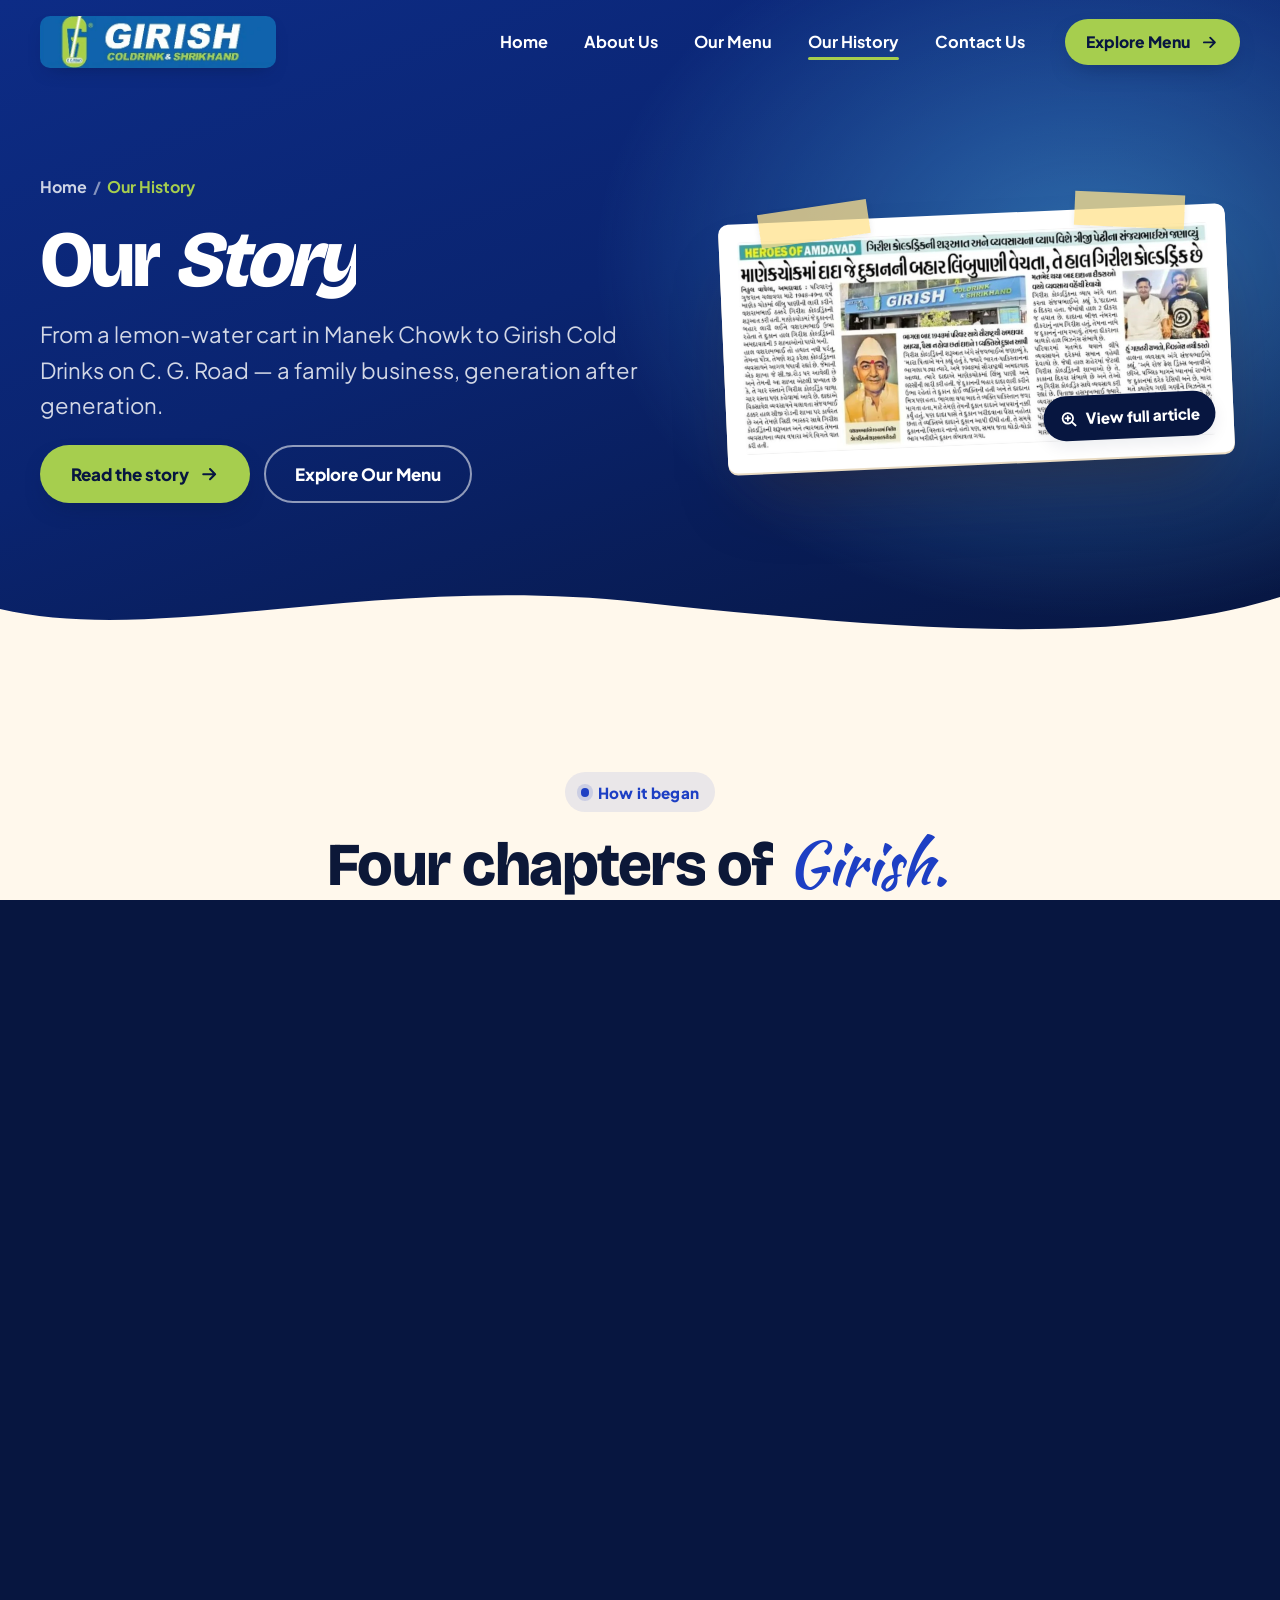
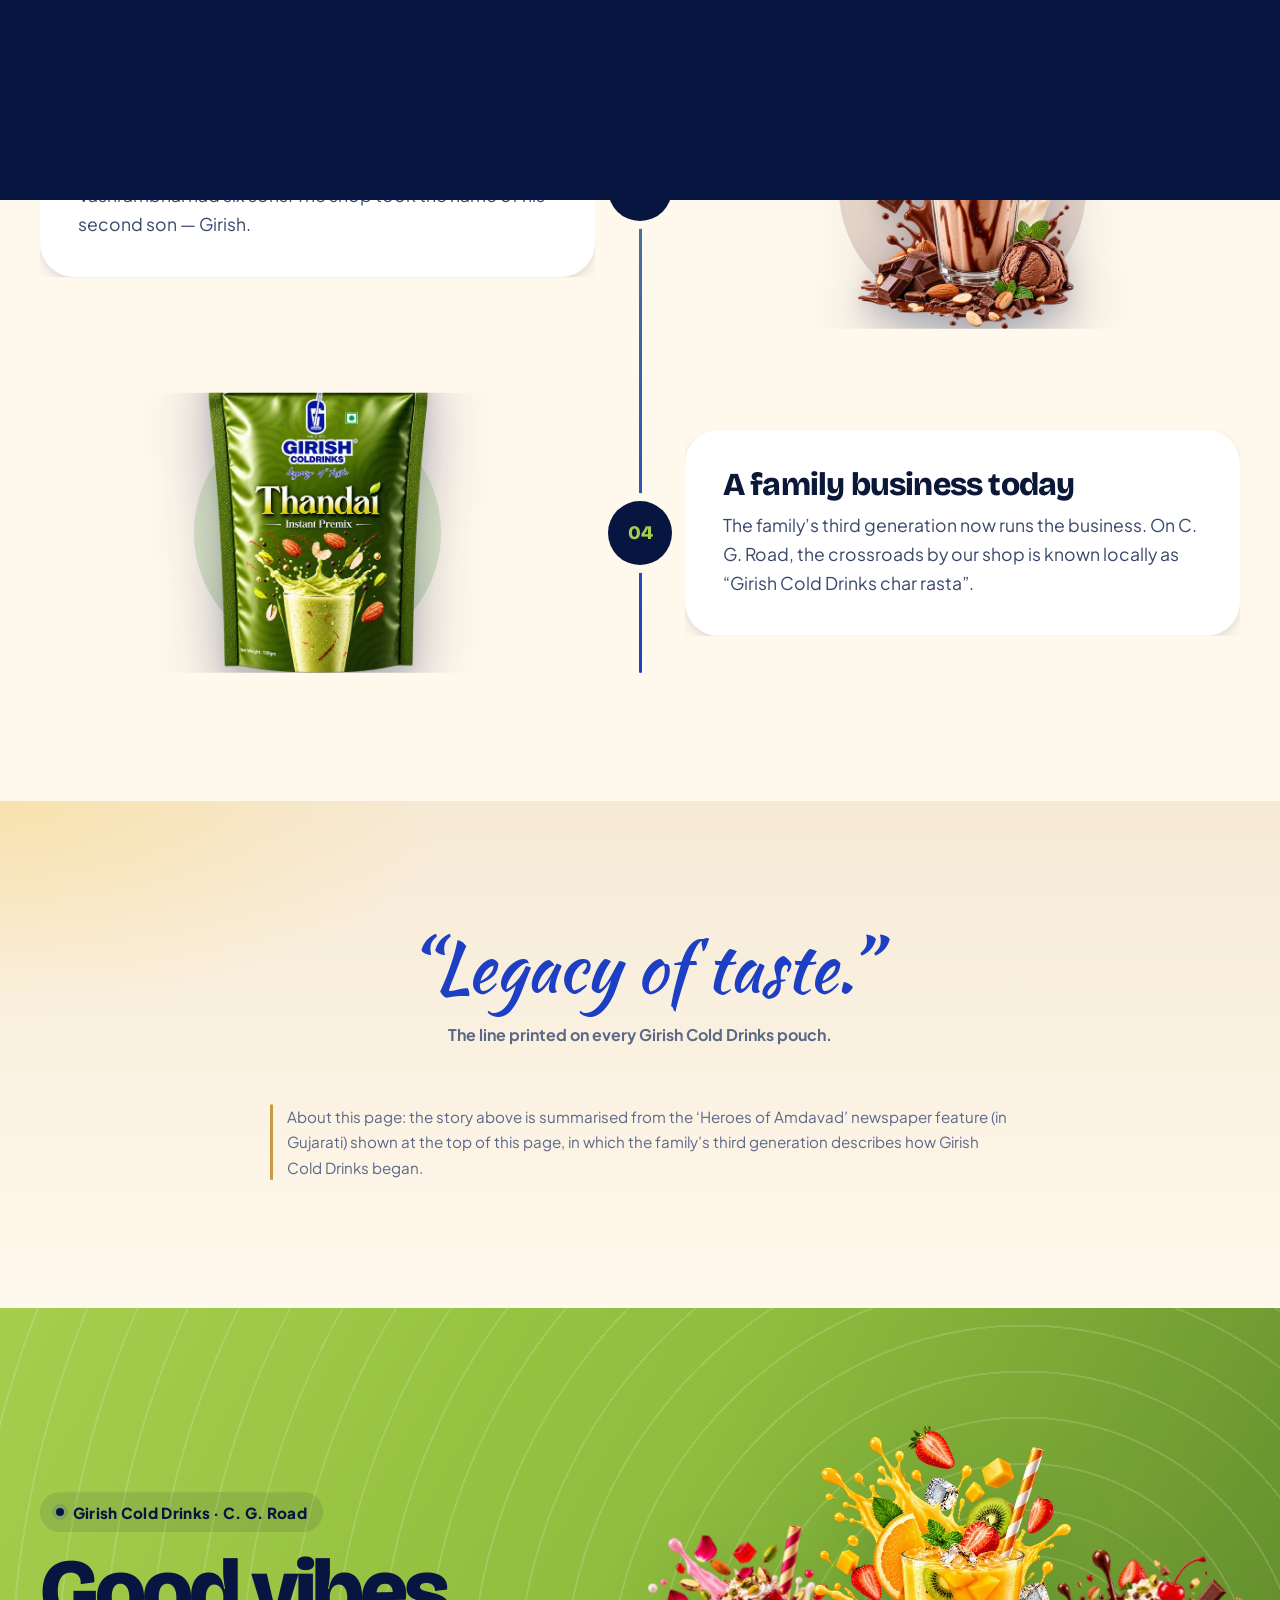
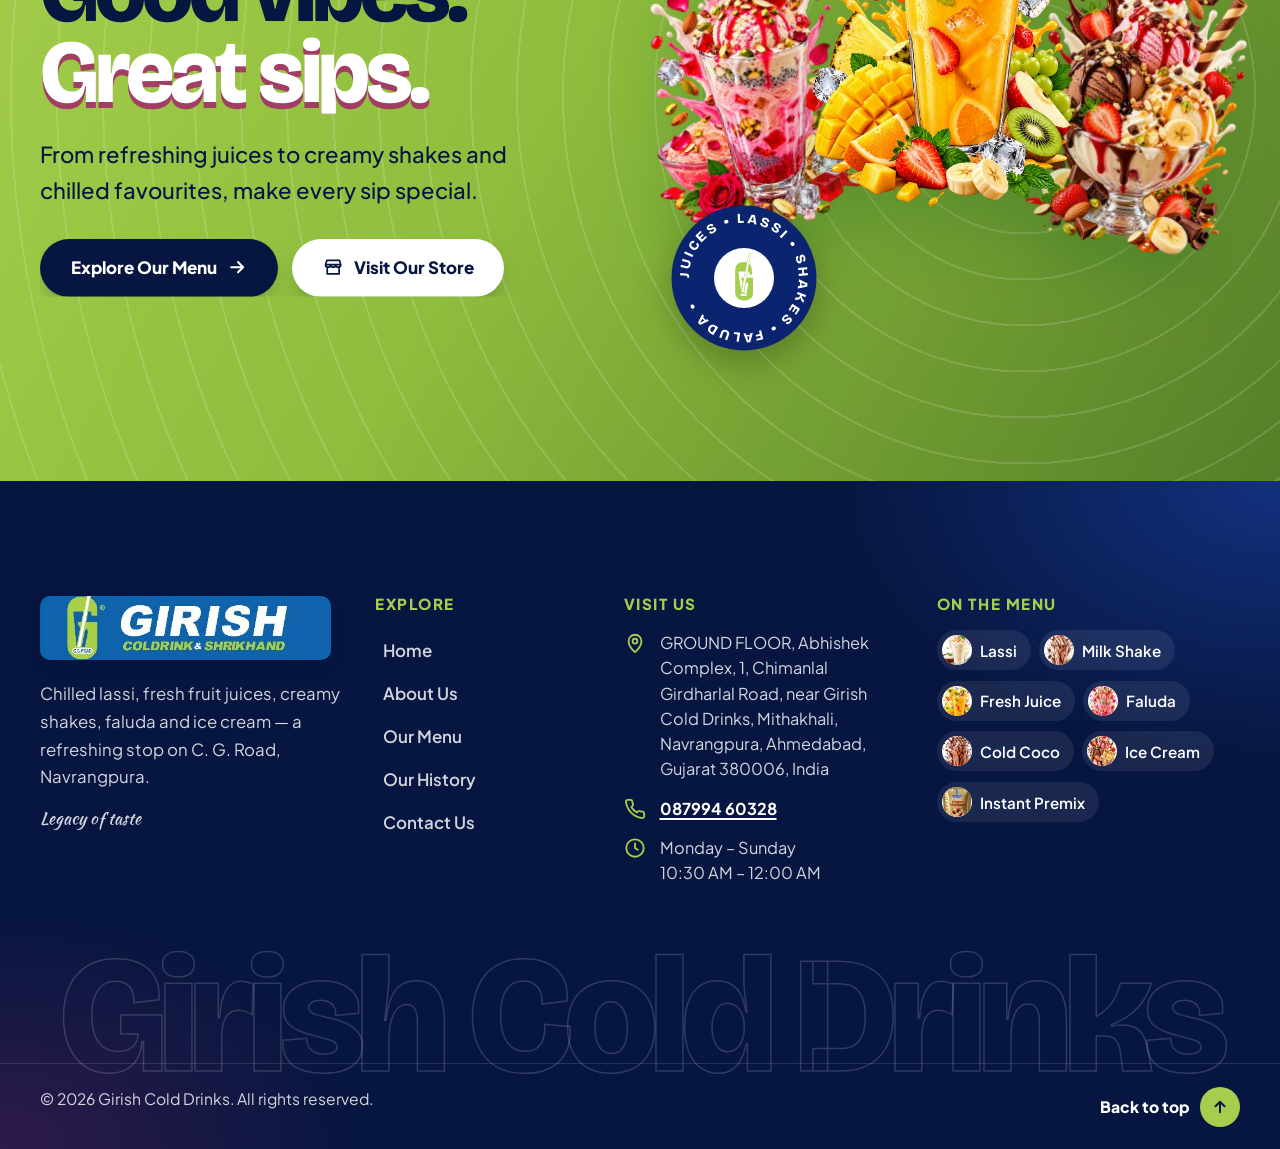
<file: history.html>
<!DOCTYPE html>

<html lang="en">
<head>
<!-- @include head -->
<meta charset="utf-8"/>
<meta content="width=device-width, initial-scale=1, viewport-fit=cover" name="viewport"/>
<meta content="#0a2470" name="theme-color"/>
<link href="assets/logo.svg" rel="icon" type="image/svg+xml"/>
<link href="assets/favicon-32.png" rel="icon" sizes="32x32" type="image/png"/>
<link href="assets/apple-touch-icon.png" rel="apple-touch-icon"/>
<link href="https://fonts.googleapis.com" rel="preconnect"/>
<link crossorigin="" href="https://fonts.gstatic.com" rel="preconnect"/>
<link href="https://fonts.googleapis.com/css2?family=Bricolage+Grotesque:opsz,wght@12..96,600;12..96,700;12..96,800&amp;family=Kaushan+Script&amp;family=Plus+Jakarta+Sans:wght@400;500;600;700;800&amp;display=swap" rel="stylesheet"/>
<link href="assets/css/main.css" rel="stylesheet"/>
<script>
  /* Mark JS early so reveal styles apply without a flash; play the entry curtain only on internal navigation. */
  (function (d) {
    d.documentElement.classList.add('js');
    try { if (sessionStorage.getItem('gcd-nav') === '1') { d.documentElement.classList.add('is-entering'); sessionStorage.removeItem('gcd-nav'); } } catch (e) {}
  })(document);
</script>
<!-- @end head -->
<title>Our History | Girish Cold Drinks</title>
<meta content="The story of Girish Cold Drinks — from a lemon-water cart in Manek Chowk to C. G. Road, Ahmedabad." name="description"/>
<meta content="website" property="og:type"/>
<meta content="Girish Cold Drinks" property="og:site_name"/>
<meta content="Our History | Girish Cold Drinks" property="og:title"/>
<meta content="The story of Girish Cold Drinks — from a lemon-water cart in Manek Chowk to C. G. Road, Ahmedabad." property="og:description"/>
<meta content="assets/images/products/lassi-900.webp" property="og:image"/>
<meta content="summary_large_image" name="twitter:card"/>
</head>
<body data-page="history">
<!-- @include header -->
<a class="skip-link" href="#main">Skip to content</a>
<div aria-hidden="true" class="progress"></div>
<div aria-hidden="true" class="curtain"><img alt="" height="90" src="assets/logo.svg" width="34"/></div>
<header class="header" id="top">
<div class="wrap header__inner">
<a aria-label="Girish Cold Drinks — home" class="brand" href="index.html">
<span class="brand__logo"><picture><source srcset="assets/logo-banner.webp" type="image/webp"/><img alt="Girish Coldrink &amp; Shrikhand" height="111" src="assets/logo-banner.png" width="504"/></picture></span>
</a>
<nav aria-label="Primary" class="nav">
<ul class="nav__list">
<li><a class="nav__link" href="index.html" ="">Home</a></li>
<li><a class="nav__link" href="about.html" ="">About Us</a></li>
<li><a class="nav__link" href="menu.html" ="">Our Menu</a></li>
<li><a class="nav__link" href="history.html"  aria-current="page"="">Our History</a></li>
<li><a class="nav__link" href="contact.html" ="">Contact Us</a></li>
</ul>
</nav>
<a class="btn btn--sm header__cta" href="menu.html">Explore Menu <svg aria-hidden="true" class="arrow" fill="none" stroke="currentColor" stroke-linecap="round" stroke-linejoin="round" stroke-width="2.4" viewbox="0 0 24 24"><path d="M5 12h14M13 6l6 6-6 6"></path></svg></a>
<button aria-controls="drawer" aria-expanded="false" aria-label="Open menu" class="burger" type="button"><span></span><span></span><span></span></button>
</div>
</header>
<div aria-label="Site navigation" aria-modal="true" class="drawer" id="drawer" role="dialog">
<a href="index.html" ="">Home</a>
<a href="about.html" ="">About Us</a>
<a href="menu.html" ="">Our Menu</a>
<a href="history.html"  aria-current="page"="">Our History</a>
<a href="contact.html" ="">Contact Us</a>
<a class="btn" href="menu.html">Explore Our Menu <svg aria-hidden="true" class="arrow" fill="none" stroke="currentColor" stroke-linecap="round" stroke-linejoin="round" stroke-width="2.4" viewbox="0 0 24 24"><path d="M5 12h14M13 6l6 6-6 6"></path></svg></a>
<p class="drawer__foot">C. G. Road, Navrangpura, Ahmedabad<br/>Open daily 10:30 AM – 12:00 AM · <a href="tel:+918799460328">087994 60328</a></p>
</div>
<!-- @end header -->
<main id="main">
<section aria-labelledby="page-title" class="page-hero">
<div class="wrap page-hero__grid">
<div>
<nav aria-label="Breadcrumb" class="crumbs"><ol><li><a href="index.html">Home</a></li><li><span aria-current="page">Our History</span></li></ol></nav>
<h1 data-split="" id="page-title">Our <em>Story</em></h1>
<p class="lead" data-reveal="up" style="--rd:.2s">From a lemon-water cart in Manek Chowk to Girish Cold Drinks on C. G. Road — a family business, generation after generation.</p>
<div class="btn-row" data-reveal="up" style="--rd:.3s"><a class="btn" href="#chapters">Read the story <svg aria-hidden="true" class="arrow" fill="none" stroke="currentColor" stroke-linecap="round" stroke-linejoin="round" stroke-width="2.4" viewbox="0 0 24 24"><path d="M5 12h14M13 6l6 6-6 6"></path></svg></a><a class="btn btn--ghost" href="menu.html">Explore Our Menu</a></div>
</div>
<div class="history__visual" style="padding:30px 10px">
<figure class="paper" data-reveal="zoom" style="--rd:.2s">
<picture>
<source srcset="assets/images/history/history1.webp" type="image/webp"/>
<img alt="Gujarati newspaper feature ‘Heroes of Amdavad’ about the beginnings of Girish Cold Drinks, with a photo of the Girish shopfront and the founder" decoding="async" fetchpriority="high" height="559" src="assets/images/history/history1.jpg" width="1234"/>
</picture>
<button class="paper__zoom" data-lightbox="lb-history" type="button"><svg aria-hidden="true" fill="none" stroke="currentColor" stroke-linecap="round" stroke-linejoin="round" stroke-width="2.4" viewbox="0 0 24 24"><circle cx="11" cy="11" r="7"></circle><path d="M21 21l-4.3-4.3M11 8v6M8 11h6"></path></svg> View full article</button>
</figure>
</div>
</div>
<svg aria-hidden="true" class="edge edge--bottom" preserveaspectratio="none" viewbox="0 0 1440 90"><path d="M0 48 C 180 92, 420 6, 720 40 S 1260 92, 1440 34 V90 H0 Z" fill="#fff8ec"></path></svg>
</section>
<section aria-labelledby="ch-title" class="section" id="chapters">
<div class="wrap">
<div class="section-head section-head--center">
<span class="kicker" data-reveal="up">How it began</span>
<h2 class="h2" data-split="" id="ch-title">Four chapters of <em>Girish.</em></h2>
</div>
<ol class="timeline">
<li class="tl" data-n="01">
<div class="tl__card" data-reveal="up"><h3>A lemon-water cart in Manek Chowk</h3><p>To support his family, Vashrambhai Thakkar began selling lemon water from a handcart in Manek Chowk, Ahmedabad.</p></div>
<div aria-hidden="true" class="tl__art" data-reveal="zoom"><div class="tl__art--round" style="--bg:#fff1c4"><img alt="" decoding="async" height="1310" loading="lazy" sizes="280px" src="assets/images/products/fruit-juice-900.webp" srcset="assets/images/products/fruit-juice-480.webp 480w, assets/images/products/fruit-juice-900.webp 900w" width="900"/></div></div>
</li>
<li class="tl" data-n="02">
<div class="tl__card" data-reveal="up"><h3>A shop to call their own</h3><p>The family had come to Ahmedabad from Saurashtra. The owner of the shop beside the cart gave it to Vashrambhai, even though he had no money to buy it.</p></div>
<div aria-hidden="true" class="tl__art" data-reveal="zoom"><div class="tl__art--round" style="--bg:#d9efff"><img alt="" decoding="async" height="1166" loading="lazy" sizes="280px" src="assets/images/products/lassi-900.webp" srcset="assets/images/products/lassi-480.webp 480w, assets/images/products/lassi-900.webp 900w" width="900"/></div></div>
</li>
<li class="tl" data-n="03">
<div class="tl__card" data-reveal="up"><h3>Named after Girish</h3><p>Vashrambhai had six sons. The shop took the name of his second son — Girish.</p></div>
<div aria-hidden="true" class="tl__art" data-reveal="zoom"><div class="tl__art--round" style="--bg:#f4e2d3"><img alt="" decoding="async" height="1328" loading="lazy" sizes="280px" src="assets/images/products/milk-shake-900.webp" srcset="assets/images/products/milk-shake-480.webp 480w, assets/images/products/milk-shake-900.webp 900w" width="900"/></div></div>
</li>
<li class="tl" data-n="04">
<div class="tl__card" data-reveal="up"><h3>A family business today</h3><p>The family’s third generation now runs the business. On C. G. Road, the crossroads by our shop is known locally as “Girish Cold Drinks char rasta”.</p></div>
<div aria-hidden="true" class="tl__art" data-reveal="zoom"><div class="tl__art--round" style="--bg:#e6f0cf"><img alt="" decoding="async" height="1348" loading="lazy" sizes="280px" src="assets/images/products/thandai2-900.webp" srcset="assets/images/products/thandai2-480.webp 480w, assets/images/products/thandai2-900.webp 900w" width="900"/></div></div>
</li>
</ol>
</div>
</section>
<section aria-label="Our tagline" class="section history">
<div class="wrap quote" data-reveal="up">
<p>“Legacy of taste.”</p>
<small>The line printed on every Girish Cold Drinks pouch.</small>
</div>
<div class="wrap" style="max-width:820px;margin-top:56px">
<p class="source-note" data-reveal="up">About this page: the story above is summarised from the ‘Heroes of Amdavad’ newspaper feature (in Gujarati) shown at the top of this page, in which the family’s third generation describes how Girish Cold Drinks began.</p>
</div>
</section>
<dialog aria-label="Newspaper article about Girish Cold Drinks" class="lightbox" id="lb-history">
<button aria-label="Close" class="lightbox__close" data-close="" type="button"><svg aria-hidden="true" fill="none" stroke="currentColor" stroke-linecap="round" stroke-width="2.6" viewbox="0 0 24 24"><path d="M6 6l12 12M18 6L6 18"></path></svg></button>
<img alt="Full newspaper feature ‘Heroes of Amdavad’ about Girish Cold Drinks (in Gujarati)" height="559" src="assets/images/history/history1.jpg" width="1234"/>
<p>‘Heroes of Amdavad’ newspaper feature (Gujarati)</p>
</dialog>
<section aria-labelledby="promo-title" class="section promo">
<div class="wrap promo__grid">
<div class="promo__copy">
<span class="kicker" data-reveal="up" style="background:rgba(7,22,64,.1);color:var(--navy)">Girish Cold Drinks · C. G. Road</span>
<h2 class="promo__title" data-reveal="up" id="promo-title">Good vibes. <span class="promo__accent">Great sips.</span></h2>
<p data-reveal="up" style="--rd:.2s">From refreshing juices to creamy shakes and chilled favourites, make every sip special.</p>
<div class="btn-row" data-reveal="up" style="--rd:.3s">
<a class="btn btn--navy" href="menu.html">Explore Our Menu <svg aria-hidden="true" class="arrow" fill="none" stroke="currentColor" stroke-linecap="round" stroke-linejoin="round" stroke-width="2.4" viewbox="0 0 24 24"><path d="M5 12h14M13 6l6 6-6 6"></path></svg></a>
<a class="btn btn--light" href="contact.html"><svg aria-hidden="true" fill="none" stroke="currentColor" stroke-linecap="round" stroke-linejoin="round" stroke-width="2" viewbox="0 0 24 24"><path d="M3 9l1.5-5h15L21 9M3 9h18M3 9v0a3 3 0 0 0 6 0 3 3 0 0 0 6 0 3 3 0 0 0 6 0M5 12v8h14v-8"></path></svg> Visit Our Store</a>
</div>
</div>
<div aria-hidden="true" class="promo__collage">
<div class="promo__item promo__item--b" data-speed="0.06"><div class="float float--slow"><img alt="" decoding="async" height="1329" loading="lazy" sizes="(max-width: 1023px) 34vw, 220px" src="assets/images/products/faluda-900.webp" srcset="assets/images/products/faluda-480.webp 480w, assets/images/products/faluda-900.webp 900w" width="900"/></div></div>
<div class="promo__item promo__item--a" data-speed="-0.04"><div class="float"><img alt="" decoding="async" height="1310" loading="lazy" sizes="(max-width: 1023px) 44vw, 290px" src="assets/images/products/fruit-juice-900.webp" srcset="assets/images/products/fruit-juice-480.webp 480w, assets/images/products/fruit-juice-900.webp 900w" width="900"/></div></div>
<div class="promo__item promo__item--c" data-speed="0.1"><div class="float float--delay"><img alt="" decoding="async" height="1339" loading="lazy" sizes="(max-width: 1023px) 34vw, 220px" src="assets/images/products/icecream-900.webp" srcset="assets/images/products/icecream-480.webp 480w, assets/images/products/icecream-900.webp 900w" width="900"/></div></div>
<svg aria-hidden="true" class="promo__badge" viewbox="0 0 120 120"><defs><path d="M60 60 m-44 0 a44 44 0 1 1 88 0 a44 44 0 1 1 -88 0" id="promo-badge"></path></defs><circle cx="60" cy="60" fill="#0a2470" r="58"></circle><text fill="#fff" font-family="Bricolage Grotesque, Arial, sans-serif" font-size="11" font-weight="800" letter-spacing="2"><textpath href="#promo-badge">JUICES • LASSI • SHAKES • FALUDA •</textpath></text><circle cx="60" cy="60" fill="#fff" r="24"></circle><image height="40" href="assets/logo.svg" width="16" x="52" y="40"/></svg>
</div>
</div>
</section>
</main>
<!-- @include footer -->
<footer aria-labelledby="footer-title" class="footer">
<h2 class="sr-only" id="footer-title">Site footer</h2>
<div class="wrap f-grid">
<div class="f-brand">
<a aria-label="Girish Cold Drinks — home" class="brand" href="index.html">
<span class="brand__logo"><picture><source srcset="assets/logo-banner.webp" type="image/webp"/><img alt="Girish Coldrink &amp; Shrikhand" height="111" src="assets/logo-banner.png" width="504"/></picture></span>
</a>
<p>Chilled lassi, fresh fruit juices, creamy shakes, faluda and ice cream — a refreshing stop on C. G. Road, Navrangpura.</p>
<p class="f-tagline">Legacy of taste</p>
</div>
<nav aria-label="Footer">
<h3 class="f-label">Explore</h3>
<ul class="f-links">
<li><a href="index.html">Home</a></li>
<li><a href="about.html">About Us</a></li>
<li><a href="menu.html">Our Menu</a></li>
<li><a href="history.html">Our History</a></li>
<li><a href="contact.html">Contact Us</a></li>
</ul>
</nav>
<div class="f-contact">
<h3 class="f-label">Visit Us</h3>
<address>
<p><svg aria-hidden="true" fill="none" stroke="currentColor" stroke-linecap="round" stroke-linejoin="round" stroke-width="2" viewbox="0 0 24 24"><path d="M12 22s7-6.2 7-12a7 7 0 1 0-14 0c0 5.8 7 12 7 12z"></path><circle cx="12" cy="10" r="2.6"></circle></svg><span>GROUND FLOOR, Abhishek Complex, 1, Chimanlal Girdharlal Road, near Girish Cold Drinks, Mithakhali, Navrangpura, Ahmedabad, Gujarat 380006, India</span></p>
<p><svg aria-hidden="true" fill="none" stroke="currentColor" stroke-linecap="round" stroke-linejoin="round" stroke-width="2" viewbox="0 0 24 24"><path d="M22 16.9v3a2 2 0 0 1-2.2 2 19.8 19.8 0 0 1-8.6-3.1 19.5 19.5 0 0 1-6-6A19.8 19.8 0 0 1 2.1 4.2 2 2 0 0 1 4.1 2h3a2 2 0 0 1 2 1.7c.1 1 .4 1.9.7 2.8a2 2 0 0 1-.5 2.1L8 9.9a16 16 0 0 0 6 6l1.3-1.3a2 2 0 0 1 2.1-.4c.9.3 1.8.6 2.8.7a2 2 0 0 1 1.7 2z"></path></svg><a href="tel:+918799460328">087994 60328</a></p>
<p><svg aria-hidden="true" fill="none" stroke="currentColor" stroke-linecap="round" stroke-linejoin="round" stroke-width="2" viewbox="0 0 24 24"><circle cx="12" cy="12" r="9.5"></circle><path d="M12 7v5l3 2"></path></svg><span>Monday – Sunday<br/>10:30 AM – 12:00 AM</span></p>
</address>
</div>
<div>
<h3 class="f-label">On the menu</h3>
<ul class="f-pills">
<li><a href="menu.html#lassi"><img alt="" height="30" loading="lazy" src="assets/images/products/lassi-480.webp" width="30"/>Lassi</a></li>
<li><a href="menu.html#milk-shake"><img alt="" height="30" loading="lazy" src="assets/images/products/milk-shake-480.webp" width="30"/>Milk Shake</a></li>
<li><a href="menu.html#fresh-fruit-juice"><img alt="" height="30" loading="lazy" src="assets/images/products/fruit-juice-480.webp" width="30"/>Fresh Juice</a></li>
<li><a href="menu.html#faluda"><img alt="" height="30" loading="lazy" src="assets/images/products/faluda-480.webp" width="30"/>Faluda</a></li>
<li><a href="menu.html#cold-coco"><img alt="" height="30" loading="lazy" src="assets/images/products/cold-coco-480.webp" width="30"/>Cold Coco</a></li>
<li><a href="menu.html#havmore-icecream"><img alt="" height="30" loading="lazy" src="assets/images/products/icecream-480.webp" width="30"/>Ice Cream</a></li>
<li></li>
<li></li>
<li></li>
<li><a href="menu.html#instant-premix"><img alt="" height="30" loading="lazy" src="assets/images/products/khajur-makhana-480.webp" width="30"/>Instant Premix</a></li>
</ul>
</div>
</div>
<div aria-hidden="true" class="f-word">Girish Cold Drinks</div>
<div class="wrap f-bottom">
<p>© <span data-year="">2026</span> Girish Cold Drinks. All rights reserved.</p>
<a class="f-top" href="#top">Back to top <span><svg aria-hidden="true" fill="none" stroke="currentColor" stroke-linecap="round" stroke-linejoin="round" stroke-width="2.6" viewbox="0 0 24 24"><path d="M12 19V5M6 11l6-6 6 6"></path></svg></span></a>
</div>
</footer>
<!-- @end footer -->
<script defer="" src="assets/js/main.js"></script>
</body>
</html>
</file>
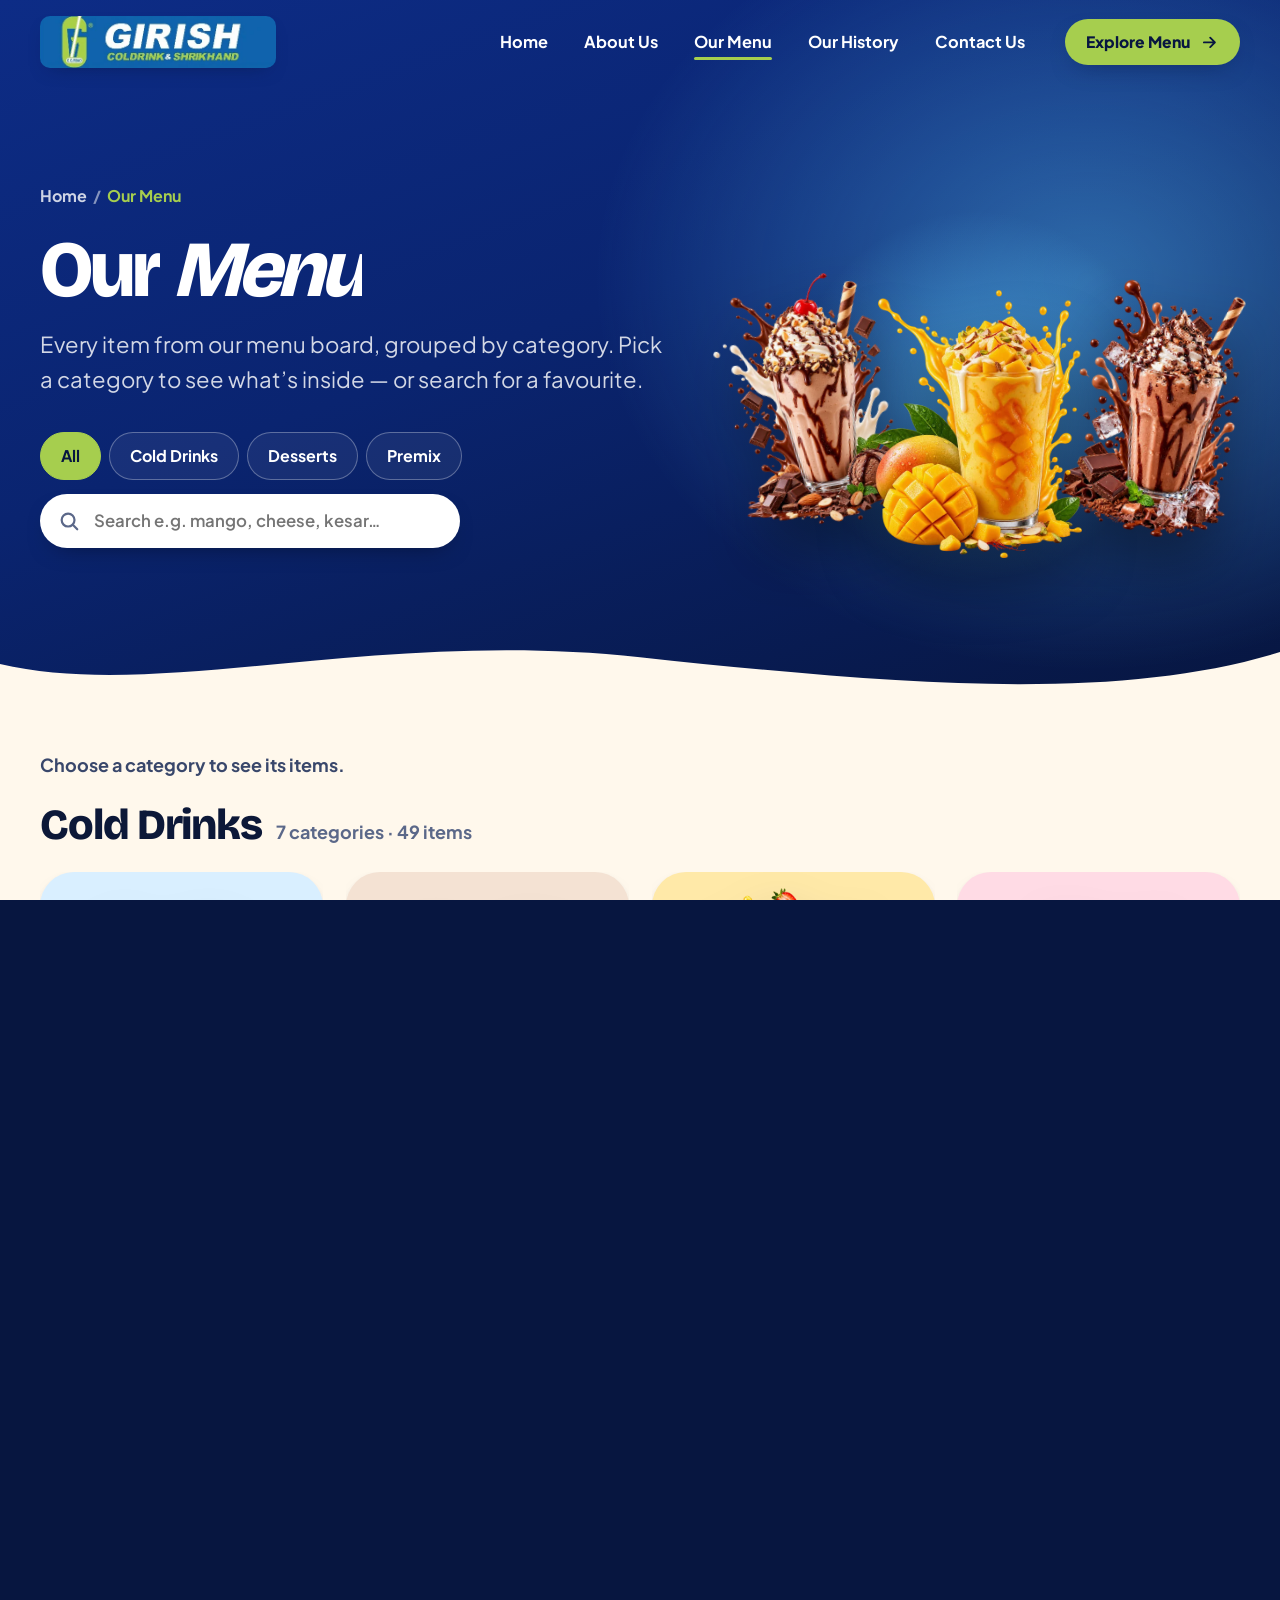
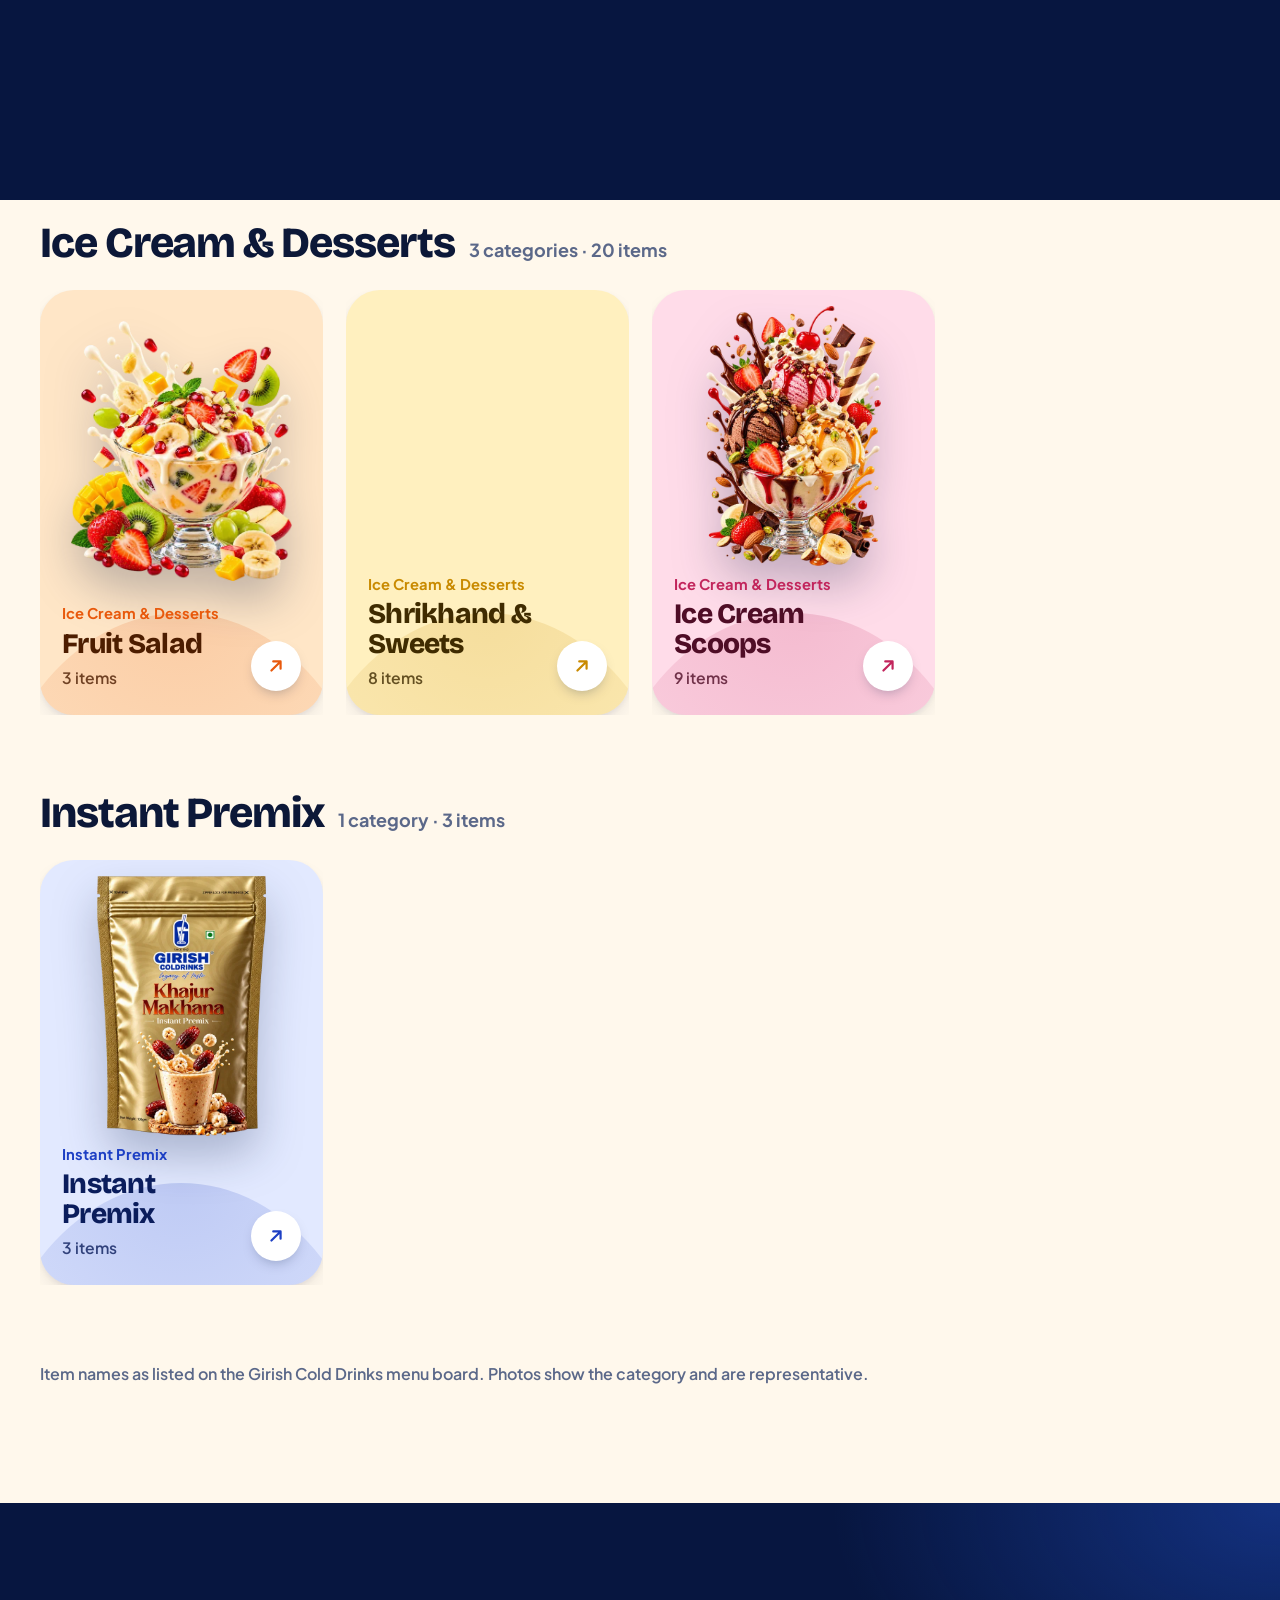
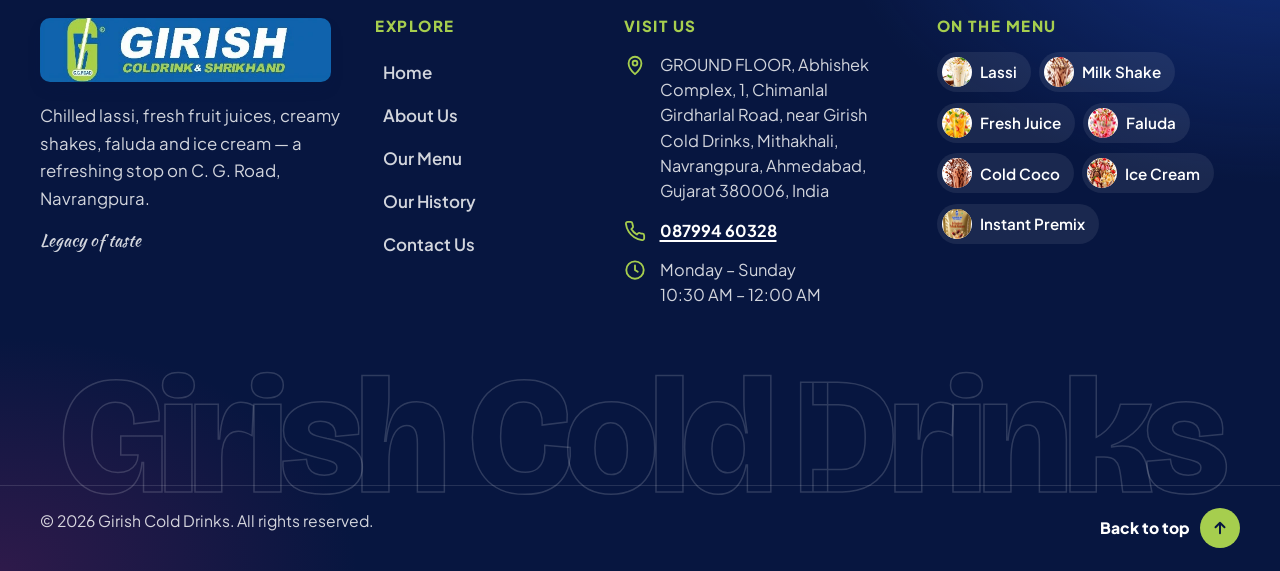
<file: menu.html>
<!DOCTYPE html>

<html lang="en">
<head>
<!-- @include head -->
<meta charset="utf-8"/>
<meta content="width=device-width, initial-scale=1, viewport-fit=cover" name="viewport"/>
<meta content="#0a2470" name="theme-color"/>
<link href="assets/logo.svg" rel="icon" type="image/svg+xml"/>
<link href="assets/favicon-32.png" rel="icon" sizes="32x32" type="image/png"/>
<link href="assets/apple-touch-icon.png" rel="apple-touch-icon"/>
<link href="https://fonts.googleapis.com" rel="preconnect"/>
<link crossorigin="" href="https://fonts.gstatic.com" rel="preconnect"/>
<link href="https://fonts.googleapis.com/css2?family=Bricolage+Grotesque:opsz,wght@12..96,600;12..96,700;12..96,800&amp;family=Kaushan+Script&amp;family=Plus+Jakarta+Sans:wght@400;500;600;700;800&amp;display=swap" rel="stylesheet"/>
<link href="assets/css/main.css" rel="stylesheet"/>
<script>
  /* Mark JS early so reveal styles apply without a flash; play the entry curtain only on internal navigation. */
  (function (d) {
    d.documentElement.classList.add('js');
    try { if (sessionStorage.getItem('gcd-nav') === '1') { d.documentElement.classList.add('is-entering'); sessionStorage.removeItem('gcd-nav'); } } catch (e) {}
  })(document);
</script>
<!-- @end head -->
<title>Our Menu | Girish Cold Drinks</title>
<meta content="Explore the Girish Cold Drinks menu by category: lassi, milk shakes, fresh fruit juices, faluda, thandai, cold coco, ice cream, shrikhand,." name="description"/>
<meta content="website" property="og:type"/>
<meta content="Girish Cold Drinks" property="og:site_name"/>
<meta content="Our Menu | Girish Cold Drinks" property="og:title"/>
<meta content="Explore the Girish Cold Drinks menu by category: lassi, milk shakes, fresh fruit juices, faluda, thandai, cold coco, ice cream, shrikhand,." property="og:description"/>
<meta content="assets/images/products/lassi-900.webp" property="og:image"/>
<meta content="summary_large_image" name="twitter:card"/>
</head>
<body data-page="menu">
<!-- @include header -->
<a class="skip-link" href="#main">Skip to content</a>
<div aria-hidden="true" class="progress"></div>
<div aria-hidden="true" class="curtain"><img alt="" height="90" src="assets/logo.svg" width="34"/></div>
<header class="header" id="top">
<div class="wrap header__inner">
<a aria-label="Girish Cold Drinks — home" class="brand" href="index.html">
<span class="brand__logo"><picture><source srcset="assets/logo-banner.webp" type="image/webp"/><img alt="Girish Coldrink &amp; Shrikhand" height="111" src="assets/logo-banner.png" width="504"/></picture></span>
</a>
<nav aria-label="Primary" class="nav">
<ul class="nav__list">
<li><a class="nav__link" href="index.html" ="">Home</a></li>
<li><a class="nav__link" href="about.html" ="">About Us</a></li>
<li><a class="nav__link" href="menu.html"  aria-current="page"="">Our Menu</a></li>
<li><a class="nav__link" href="history.html" ="">Our History</a></li>
<li><a class="nav__link" href="contact.html" ="">Contact Us</a></li>
</ul>
</nav>
<a class="btn btn--sm header__cta" href="menu.html">Explore Menu <svg aria-hidden="true" class="arrow" fill="none" stroke="currentColor" stroke-linecap="round" stroke-linejoin="round" stroke-width="2.4" viewbox="0 0 24 24"><path d="M5 12h14M13 6l6 6-6 6"></path></svg></a>
<button aria-controls="drawer" aria-expanded="false" aria-label="Open menu" class="burger" type="button"><span></span><span></span><span></span></button>
</div>
</header>
<div aria-label="Site navigation" aria-modal="true" class="drawer" id="drawer" role="dialog">
<a href="index.html" ="">Home</a>
<a href="about.html" ="">About Us</a>
<a href="menu.html"  aria-current="page"="">Our Menu</a>
<a href="history.html" ="">Our History</a>
<a href="contact.html" ="">Contact Us</a>
<a class="btn" href="menu.html">Explore Our Menu <svg aria-hidden="true" class="arrow" fill="none" stroke="currentColor" stroke-linecap="round" stroke-linejoin="round" stroke-width="2.4" viewbox="0 0 24 24"><path d="M5 12h14M13 6l6 6-6 6"></path></svg></a>
<p class="drawer__foot">C. G. Road, Navrangpura, Ahmedabad<br/>Open daily 10:30 AM – 12:00 AM · <a href="tel:+918799460328">087994 60328</a></p>
</div>
<!-- @end header -->
<main id="main">
<section aria-labelledby="page-title" class="page-hero">
<div class="wrap page-hero__grid">
<div>
<nav aria-label="Breadcrumb" class="crumbs"><ol><li><a href="index.html">Home</a></li><li><span aria-current="page">Our Menu</span></li></ol></nav>
<h1 data-split="" id="page-title">Our <em>Menu</em></h1>
<p class="lead" data-reveal="up" style="--rd:.2s">Every item from our menu board, grouped by category. Pick a category to see what’s inside — or search for a favourite.</p>
<form class="menu-tools" data-reveal="up" id="menu-form" role="search" style="--rd:.3s">
<div aria-label="Filter categories by type" class="seg" role="group">
<button aria-pressed="true" data-group="all" type="button">All</button>
<button aria-pressed="false" data-group="drinks" type="button">Cold Drinks</button>
<button aria-pressed="false" data-group="desserts" type="button">Desserts</button>

<button aria-pressed="false" data-group="premix" type="button">Premix</button>
</div>
<div class="search">
<svg aria-hidden="true" fill="none" stroke="currentColor" stroke-linecap="round" stroke-width="2.4" viewbox="0 0 24 24"><circle cx="11" cy="11" r="7"></circle><path d="M21 21l-4.3-4.3"></path></svg>
<label class="sr-only" for="menu-search">Search the menu</label>
<input aria-describedby="menu-status" autocomplete="off" id="menu-search" placeholder="Search e.g. mango, cheese, kesar…" type="search"/>
<button aria-label="Clear search" class="search__clear" type="button"><svg aria-hidden="true" fill="none" stroke="currentColor" stroke-linecap="round" stroke-width="2.6" viewbox="0 0 24 24"><path d="M6 6l12 12M18 6L6 18"></path></svg></button>
</div>
</form>
</div>
<div aria-hidden="true" class="page-hero__art" data-depth-root="">

<div class="pa pa--1" data-depth="14"><div class="float"><img alt="" decoding="async" fetchpriority="high" height="1166" sizes="(max-width: 1023px) 40vw, 210px" src="assets/images/products/mango-mastani1-900.webp" srcset="assets/images/products/mango-mastani1-480.webp 480w, assets/images/products/mango-mastani1-900.webp 900w" width="900"/></div></div>
<div class="pa pa--2" data-depth="-18"><div class="float float--delay"><img alt="" decoding="async" height="1329" loading="lazy" sizes="(max-width: 1023px) 32vw, 170px" src="assets/images/products/milk-shake-900.webp" srcset="assets/images/products/milk-shake-480.webp 480w, assets/images/products/milk-shake-900.webp 900w" width="900"/></div></div>
<div class="pa pa--3" data-depth="-24"><div class="float float--delay"><img alt="" decoding="async" height="1329" loading="lazy" sizes="(max-width: 1023px) 32vw, 170px" src="assets/images/products/cold-coco-900.webp" srcset="assets/images/products/cold-coco-480.webp 480w, assets/images/products/cold-coco-900.webp 900w" width="900"/></div></div>
</div>
</div>
<svg aria-hidden="true" class="edge edge--bottom" preserveaspectratio="none" viewbox="0 0 1440 90"><path d="M0 48 C 180 92, 420 6, 720 40 S 1260 92, 1440 34 V90 H0 Z" fill="#fff8ec"></path></svg>
</section>
<section aria-label="Menu" class="menu-main">
<div class="wrap">
<p aria-live="polite" class="menu-status" id="menu-status"></p>
<div id="menu-root">
<noscript><div class="menu-noscript">
<h2>Lassi</h2><ul><li>Sweet Lassi</li><li>Rose Lassi</li><li>Mango Lassi</li><li>Sp. Kesar Kaju Lassi</li><li>Fruit Lassi</li><li>Jelly Lassi</li><li>Dry Fruit Lassi</li><li>Makhania Lassi</li><li>Salted Lassi</li></ul>
<h2>Milk Shake</h2><ul><li>Chikku</li><li>Pineapple</li><li>Mango Pleasure</li><li>Chocolate</li><li>Strawberry</li><li>Mango</li><li>Black Current</li><li>Sitafal (Custard Apple) (Seasonal)</li><li>Mix Fruit</li><li>Cold Coffee</li><li>Khajoor (Seasonal)</li><li>Kaju-Anjir</li></ul>
<h2>Fresh Fruit Juice</h2><ul><li>Mosambi</li><li>Orange (Seasonal)</li><li>Pineapple</li><li>Pineapple Mosambi (Mara Mari)</li><li>Black Grape</li><li>Cocktail</li><li>Dadam</li><li>Litchi</li><li>Apple</li><li>Orange Pina (Seasonal)</li><li>Ganga Jamna (Seasonal)</li><li>Water Melon (Seasonal)</li><li>Jamun (Seasonal)</li><li>Falsa (Seasonal)</li><li>Mosambi/Orange Mix Juice</li></ul>
<h2>Faluda</h2><ul><li>Kesar</li><li>Rose</li><li>Strawberry</li><li>Chocolate</li><li>Sp. Lilagar Thandai</li><li>Rajwadi Faluda</li></ul>
<h2>Special Thandai</h2><ul><li>Lilagar Thandai</li></ul>
<h2>Cream Shake</h2><ul><li>Rose Cream</li><li>Kesar Cream</li></ul>
<h2>Cold Coco</h2><ul><li>Cold Coco</li><li>Coco with chips</li><li>Coco with Nuts</li><li>Coco with Cashew</li></ul>
<h2>Fruit Salad</h2><ul><li>Sp. Cream Fruit Salad</li><li>Cream Fruit Salad With Jelly</li><li>Icecream with Jelly</li></ul>
<h2>Shrikhand &amp; Sweets</h2><ul><li>Kesar Elaychi</li><li>Mix Fruit</li><li>Kaju Draksh</li><li>Anjir Akhrot Matho</li><li>Cream Fruit Matho</li><li>Mango Matho</li><li>Sp. Kesar Pista Basudi</li><li>Rajbhog Matho</li></ul>
<h2>Havmore Icecream (Scoop)</h2><ul><li>Vanilla</li><li>Strawberry</li><li>Kajudraksh</li><li>Butter Scotch</li><li>Chocolate Chips</li><li>Kesar Pista</li><li>Almond Carnival</li><li>American Nuts</li><li>Rajbhog</li></ul>
<h2>Instant Premix</h2><ul><li>Khajur Makhana</li><li>Cold Coco</li><li>Thandai</li></ul>
</div></noscript>
</div>
<p class="menu-foot" style="margin-top:48px;color:var(--ink-3);font-weight:600;font-size:1rem">Item names as listed on the Girish Cold Drinks menu board. Photos show the category and are representative.</p>
</div>
</section>
</main>
<!-- @include footer -->
<footer aria-labelledby="footer-title" class="footer">
<h2 class="sr-only" id="footer-title">Site footer</h2>
<div class="wrap f-grid">
<div class="f-brand">
<a aria-label="Girish Cold Drinks — home" class="brand" href="index.html">
<span class="brand__logo"><picture><source srcset="assets/logo-banner.webp" type="image/webp"/><img alt="Girish Coldrink &amp; Shrikhand" height="111" src="assets/logo-banner.png" width="504"/></picture></span>
</a>
<p>Chilled lassi, fresh fruit juices, creamy shakes, faluda and ice cream — a refreshing stop on C. G. Road, Navrangpura.</p>
<p class="f-tagline">Legacy of taste</p>
</div>
<nav aria-label="Footer">
<h3 class="f-label">Explore</h3>
<ul class="f-links">
<li><a href="index.html">Home</a></li>
<li><a href="about.html">About Us</a></li>
<li><a href="menu.html">Our Menu</a></li>
<li><a href="history.html">Our History</a></li>
<li><a href="contact.html">Contact Us</a></li>
</ul>
</nav>
<div class="f-contact">
<h3 class="f-label">Visit Us</h3>
<address>
<p><svg aria-hidden="true" fill="none" stroke="currentColor" stroke-linecap="round" stroke-linejoin="round" stroke-width="2" viewbox="0 0 24 24"><path d="M12 22s7-6.2 7-12a7 7 0 1 0-14 0c0 5.8 7 12 7 12z"></path><circle cx="12" cy="10" r="2.6"></circle></svg><span>GROUND FLOOR, Abhishek Complex, 1, Chimanlal Girdharlal Road, near Girish Cold Drinks, Mithakhali, Navrangpura, Ahmedabad, Gujarat 380006, India</span></p>
<p><svg aria-hidden="true" fill="none" stroke="currentColor" stroke-linecap="round" stroke-linejoin="round" stroke-width="2" viewbox="0 0 24 24"><path d="M22 16.9v3a2 2 0 0 1-2.2 2 19.8 19.8 0 0 1-8.6-3.1 19.5 19.5 0 0 1-6-6A19.8 19.8 0 0 1 2.1 4.2 2 2 0 0 1 4.1 2h3a2 2 0 0 1 2 1.7c.1 1 .4 1.9.7 2.8a2 2 0 0 1-.5 2.1L8 9.9a16 16 0 0 0 6 6l1.3-1.3a2 2 0 0 1 2.1-.4c.9.3 1.8.6 2.8.7a2 2 0 0 1 1.7 2z"></path></svg><a href="tel:+918799460328">087994 60328</a></p>
<p><svg aria-hidden="true" fill="none" stroke="currentColor" stroke-linecap="round" stroke-linejoin="round" stroke-width="2" viewbox="0 0 24 24"><circle cx="12" cy="12" r="9.5"></circle><path d="M12 7v5l3 2"></path></svg><span>Monday – Sunday<br/>10:30 AM – 12:00 AM</span></p>
</address>
</div>
<div>
<h3 class="f-label">On the menu</h3>
<ul class="f-pills">
<li><a href="menu.html#lassi"><img alt="" height="30" loading="lazy" src="assets/images/products/lassi-480.webp" width="30"/>Lassi</a></li>
<li><a href="menu.html#milk-shake"><img alt="" height="30" loading="lazy" src="assets/images/products/milk-shake-480.webp" width="30"/>Milk Shake</a></li>
<li><a href="menu.html#fresh-fruit-juice"><img alt="" height="30" loading="lazy" src="assets/images/products/fruit-juice-480.webp" width="30"/>Fresh Juice</a></li>
<li><a href="menu.html#faluda"><img alt="" height="30" loading="lazy" src="assets/images/products/faluda-480.webp" width="30"/>Faluda</a></li>
<li><a href="menu.html#cold-coco"><img alt="" height="30" loading="lazy" src="assets/images/products/cold-coco-480.webp" width="30"/>Cold Coco</a></li>
<li><a href="menu.html#havmore-icecream"><img alt="" height="30" loading="lazy" src="assets/images/products/icecream-480.webp" width="30"/>Ice Cream</a></li>
<li></li>
<li></li>
<li></li>
<li><a href="menu.html#instant-premix"><img alt="" height="30" loading="lazy" src="assets/images/products/khajur-makhana-480.webp" width="30"/>Instant Premix</a></li>
</ul>
</div>
</div>
<div aria-hidden="true" class="f-word">Girish Cold Drinks</div>
<div class="wrap f-bottom">
<p>© <span data-year="">2026</span> Girish Cold Drinks. All rights reserved.</p>
<a class="f-top" href="#top">Back to top <span><svg aria-hidden="true" fill="none" stroke="currentColor" stroke-linecap="round" stroke-linejoin="round" stroke-width="2.6" viewbox="0 0 24 24"><path d="M12 19V5M6 11l6-6 6 6"></path></svg></span></a>
</div>
</footer>
<!-- @end footer -->
<script defer="" src="assets/js/main.js"></script>
<script defer="" src="assets/js/data.js"></script>
<script defer="" src="assets/js/menu.js"></script>
</body>
</html>
</file>
<file: assets/css/main.css>
/* =====================================================================
   Girish Cold Drinks — design system & components
   ---------------------------------------------------------------------
   1. Tokens          5. Header / drawer      9. Showcases (premix)
   2. Base            6. Hero                10. History
   3. Utilities       7. Marquee / sections  11. Why / promo / visit
   4. Buttons         8. Category cards      12. Footer
                                             13. Inner pages & menu
                                             14. Motion system
   ===================================================================== */

/* ---------- 1. Tokens ---------- */
:root {
  /* Blues */
  --navy: #071640;
  --deep: #0a2470;
  --royal: #1d3fc4;
  --blue: #2a63f5;
  --sky: #5cc6ff;
  --sky-200: #bfe6ff;
  --sky-100: #e4f4ff;
  /* Warm neutrals */
  --white: #ffffff;
  --cream: #fff8ec;
  --beige: #f6ead6;
  --sand: #ead8bb;
  /* Accents */
  --mango: #a6ce4e;
  --mango-200: #d5e9a8;
  --orange: #a6ce4e;
  --berry: #a32669;      /* logo colour */
  --rose: #ff5c8a;
  --choco: #3a1c10;
  --pista: #6e8f24;
  --gold: #c99a45;
  /* Text */
  --ink: #0c1838;
  --ink-2: #39476b;
  --ink-3: #5b6889;
  --on-dark: #ffffff;
  --on-dark-2: rgba(255,255,255,.82);

  /* Type */
  --f-display: 'Bricolage Grotesque', 'Segoe UI', system-ui, -apple-system, 'Helvetica Neue', Arial, sans-serif;
  --f-body: 'Plus Jakarta Sans', 'Segoe UI', system-ui, -apple-system, 'Helvetica Neue', Arial, sans-serif;
  --f-script: 'Kaushan Script', 'Brush Script MT', cursive;

  --t-hero: clamp(2.9rem, 1.6rem + 5.6vw, 6.6rem);
  --t-h1: clamp(2.6rem, 1.6rem + 4.2vw, 5.4rem);
  --t-h2: clamp(2.15rem, 1.4rem + 3vw, 4.1rem);
  --t-h3: clamp(1.35rem, 1.1rem + .9vw, 1.85rem);
  --t-lead: clamp(1.13rem, 1.02rem + .45vw, 1.38rem);
  --t-body: 1.125rem;
  --t-small: 1rem;
  --t-label: .95rem;

  /* Shape & depth */
  --r-sm: 14px;
  --r-md: 22px;
  --r-lg: 34px;
  --r-xl: 48px;
  --r-pill: 999px;
  --sh-1: 0 2px 6px rgba(7,22,64,.06), 0 10px 24px -10px rgba(7,22,64,.18);
  --sh-2: 0 6px 16px rgba(7,22,64,.08), 0 28px 60px -24px rgba(7,22,64,.35);
  --sh-3: 0 30px 80px -30px rgba(7,22,64,.55);
  --drop: drop-shadow(0 30px 34px rgba(7,22,64,.28)) drop-shadow(0 8px 10px rgba(7,22,64,.14));

  --wrap: 1280px;
  --gutter: clamp(16px, 4vw, 40px);
  --header-h: 84px;
  --ease: cubic-bezier(.22,.8,.2,1);
  --ease-back: cubic-bezier(.34,1.45,.5,1);
}

/* ---------- 2. Base ---------- */
*, *::before, *::after { box-sizing: border-box; }
html {
  -webkit-text-size-adjust: 100%;
  scroll-behavior: smooth;
  scroll-padding-top: calc(var(--header-h) + 12px);
}
body {
  margin: 0;
  font-family: var(--f-body);
  font-size: var(--t-body);
  line-height: 1.65;
  color: var(--ink);
  background: var(--cream);
  overflow-x: hidden;
  text-rendering: optimizeLegibility;
  -webkit-font-smoothing: antialiased;
}
@supports (overflow: clip) { body { overflow-x: clip; } }
img, svg, picture { display: block; max-width: 100%; }
img { height: auto; }
a { color: inherit; text-decoration-thickness: 2px; text-underline-offset: 3px; }
button { font: inherit; color: inherit; cursor: pointer; }
h1, h2, h3, h4 {
  font-family: var(--f-display);
  line-height: 1.04;
  letter-spacing: -.025em;
  margin: 0;
  font-weight: 800;
}
p { margin: 0 0 1em; }
p:last-child { margin-bottom: 0; }
address { font-style: normal; }
::selection { background: var(--mango); color: var(--navy); }

:focus-visible {
  outline: 3px solid var(--mango);
  outline-offset: 3px;
  border-radius: 6px;
}
.on-light :focus-visible, .section--light :focus-visible { outline-color: var(--royal); }

/* ---------- 3. Utilities ---------- */
.wrap { width: 100%; max-width: var(--wrap); margin-inline: auto; padding-inline: var(--gutter); }
.sr-only {
  position: absolute !important; width: 1px; height: 1px; padding: 0; margin: -1px;
  overflow: hidden; clip: rect(0,0,0,0); white-space: nowrap; border: 0;
}
.skip-link {
  position: fixed; left: 16px; top: -80px; z-index: 300;
  background: var(--mango); color: var(--navy); font-weight: 800;
  padding: 12px 18px; border-radius: var(--r-pill); text-decoration: none;
  transition: top .2s;
}
.skip-link:focus { top: 16px; }

.section { position: relative; padding-block: clamp(80px, 10vw, 150px); }
.section--tight { padding-block: clamp(60px, 7vw, 100px); }

.kicker {
  display: inline-flex; align-items: center; gap: .55em;
  font-family: var(--f-body); font-weight: 800; font-size: var(--t-label);
  letter-spacing: .02em; color: var(--royal);
  padding: .5em 1.05em; border-radius: var(--r-pill);
  background: rgba(29,63,196,.09);
  margin-bottom: 20px;
}
.kicker::before {
  content: ''; width: .55em; height: .55em; border-radius: 50%;
  background: currentColor; box-shadow: 0 0 0 4px rgba(29,63,196,.15);
}
.kicker--light { color: var(--mango); background: rgba(255,255,255,.1); }
.kicker--light::before { box-shadow: 0 0 0 4px rgba(255,194,26,.2); }

.h2 { font-size: var(--t-h2); }
.h2 em, .h1 em, .hero__title em {
  font-style: normal;
  font-family: var(--f-script);
  font-weight: 400;
  letter-spacing: 0;
  color: var(--accent-em, var(--royal));
  display: inline-block;
  padding-inline: .04em .08em;
}
.lead { font-size: var(--t-lead); line-height: 1.6; color: var(--ink-2); max-width: 38em; }
.section-head { max-width: 760px; margin-bottom: clamp(40px, 5vw, 64px); }
.section-head--center { margin-inline: auto; text-align: center; }
.section-head--center .lead { margin-inline: auto; }
.section-head .h2 { margin-bottom: 18px; }
.section-head--split {
  max-width: none; display: flex; align-items: flex-end; justify-content: space-between; gap: 24px 40px; flex-wrap: wrap;
}
.section-head--split > div { max-width: 720px; }

/* Wavy section edges */
.edge { position: absolute; left: 0; right: 0; width: 100%; height: clamp(40px, 6vw, 90px); pointer-events: none; z-index: 2; }
.edge--bottom { bottom: -1px; }
.edge--top { top: -1px; transform: scaleY(-1); }

/* ---------- 4. Buttons ---------- */
.btn {
  --bg: var(--mango); --fg: var(--navy); --bd: transparent;
  position: relative; isolation: isolate; overflow: hidden;
  display: inline-flex; align-items: center; justify-content: center; gap: .6em;
  min-height: 58px; padding: .85em 1.7em;
  border-radius: var(--r-pill); border: 2px solid var(--bd);
  background: var(--bg); color: var(--fg);
  font-family: var(--f-body); font-weight: 800; font-size: 1.06rem; line-height: 1.1;
  text-decoration: none; white-space: nowrap;
  box-shadow: 0 10px 24px -12px rgba(7,22,64,.55);
  transition: transform .35s var(--ease-back), box-shadow .35s var(--ease), background-color .25s, color .25s;
}
.btn::after { /* shine sweep */
  content: ''; position: absolute; inset: 0; z-index: -1;
  background: linear-gradient(110deg, transparent 30%, rgba(255,255,255,.55) 50%, transparent 70%);
  transform: translateX(-120%); transition: transform .7s var(--ease);
}
.btn svg { width: 1.2em; height: 1.2em; flex: none; transition: transform .35s var(--ease); }
.btn:hover { transform: translateY(-3px); box-shadow: 0 18px 30px -14px rgba(7,22,64,.6); }
.btn:hover::after { transform: translateX(120%); }
.btn:hover svg.arrow { transform: translateX(4px); }
.btn:active { transform: translateY(0) scale(.98); }
.btn--light { --bg: #fff; --fg: var(--navy); }
.btn--navy { --bg: var(--navy); --fg: #fff; }
.btn--royal { --bg: var(--royal); --fg: #fff; }
.btn--ghost { --bg: transparent; --fg: #fff; --bd: rgba(255,255,255,.55); box-shadow: none; }
.btn--ghost:hover { --bg: rgba(255,255,255,.12); --bd: #fff; }
.btn--ghost-dark { --bg: transparent; --fg: var(--navy); --bd: rgba(7,22,64,.25); box-shadow: none; }
.btn--ghost-dark:hover { --bd: var(--navy); --bg: rgba(7,22,64,.05); }
.btn--sm { min-height: 46px; padding: .6em 1.25em; font-size: .98rem; }
.btn-row { display: flex; flex-wrap: wrap; gap: 14px; }

.link-arrow {
  display: inline-flex; align-items: center; gap: .45em;
  font-weight: 800; color: var(--royal); text-decoration: none;
}
.link-arrow svg { width: 1.1em; height: 1.1em; transition: transform .3s var(--ease); }
.link-arrow:hover svg { transform: translateX(4px); }
.link-arrow:hover { text-decoration: underline; }

/* ---------- 5. Header / drawer ---------- */
.header {
  position: fixed; inset: 0 0 auto 0; z-index: 100;
  height: var(--header-h);
  display: flex; align-items: center;
  transition: background-color .35s, box-shadow .35s, height .35s, color .35s, transform .4s var(--ease);
  color: #fff;
}
.header__inner { display: flex; align-items: center; gap: 24px; }
.header.is-scrolled {
  --header-h: 72px;
  background: rgba(255,255,255,.88);
  -webkit-backdrop-filter: saturate(160%) blur(16px);
  backdrop-filter: saturate(160%) blur(16px);
  box-shadow: 0 10px 30px -18px rgba(7,22,64,.45);
  color: var(--navy);
}
.brand { display: inline-flex; align-items: center; gap: 12px; text-decoration: none; flex: none; }
.brand__badge {
  width: 50px; height: 50px; border-radius: 16px;
  background: #fff; display: grid; place-items: center;
  box-shadow: 0 8px 18px -8px rgba(0,0,0,.35);
  transition: transform .4s var(--ease-back);
}
.brand:hover .brand__badge { transform: rotate(-8deg) scale(1.05); }
.brand__badge img { width: 17px; height: auto; }
.brand__name {
  font-family: var(--f-display); font-weight: 800; font-size: 1.5rem; line-height: .95; letter-spacing: -.02em;
}
.brand__name small {
  display: block; font-family: var(--f-body); font-weight: 700; font-size: .78rem;
  letter-spacing: .14em; text-transform: uppercase; opacity: .85; margin-top: 4px;
}
.nav { margin-left: auto; }
.nav__list { display: flex; gap: 4px; list-style: none; margin: 0; padding: 0; }
.nav__link {
  position: relative; display: block;
  padding: 10px 16px; border-radius: var(--r-pill);
  font-weight: 700; font-size: 1.02rem; text-decoration: none;
  transition: background-color .25s, color .25s;
}
.nav__link::after {
  content: ''; position: absolute; left: 16px; right: 16px; bottom: 5px; height: 3px; border-radius: 3px;
  background: var(--mango); transform: scaleX(0); transform-origin: left; transition: transform .35s var(--ease);
}
.nav__link:hover::after, .nav__link[aria-current="page"]::after { transform: scaleX(1); }
.header.is-scrolled .nav__link::after { background: var(--royal); }
.header__cta { flex: none; }
.burger {
  display: none; margin-left: auto; position: relative; flex: 0 0 48px;
  width: 48px; height: 48px; padding: 0; border-radius: 14px; border: 0;
  background: rgba(255,255,255,.16); color: #fff;
  place-items: center; cursor: pointer; z-index: 102;
  -webkit-tap-highlight-color: transparent;
}
.header.is-scrolled .burger { background: rgba(7,22,64,.08); color: var(--navy); }
.burger span { position: absolute; left: 13px; display: block; width: 22px; height: 2px; border-radius: 2px; background: currentColor; margin: 0; transform-origin: center; transition: top .25s var(--ease), transform .25s var(--ease), opacity .18s ease, background-color .2s ease; }
.burger span:nth-child(1) { top: 15px; }
.burger span:nth-child(2) { top: 23px; }
.burger span:nth-child(3) { top: 31px; }
.burger[aria-expanded="true"] { background: var(--royal); color: #fff; }
.burger[aria-expanded="true"] span:nth-child(1) { top: 23px; transform: rotate(45deg); }
.burger[aria-expanded="true"] span:nth-child(2) { opacity: 0; transform: scaleX(.3); }
.burger[aria-expanded="true"] span:nth-child(3) { top: 23px; transform: rotate(-45deg); }
.burger:focus-visible { outline: 3px solid var(--mango); outline-offset: 3px; }

.drawer {
  position: fixed; inset: 0; z-index: 99;
  background: radial-gradient(120% 80% at 100% 0%, var(--royal) 0%, var(--navy) 60%);
  color: #fff;
  padding: calc(var(--header-h) + 24px) var(--gutter) 32px;
  display: flex; flex-direction: column; gap: 6px;
  clip-path: circle(0% at calc(100% - 42px) 42px);
  visibility: hidden;
  transition: clip-path .6s var(--ease), visibility 0s .6s;
  overflow-y: auto;
}
.drawer.is-open { clip-path: circle(150% at calc(100% - 42px) 42px); visibility: visible; transition: clip-path .6s var(--ease), visibility 0s; }
.drawer a:not(.btn) {
  font-family: var(--f-display); font-weight: 800; font-size: clamp(2rem, 8vw, 2.8rem);
  text-decoration: none; padding: 6px 0; letter-spacing: -.02em;
  opacity: 0; transform: translateY(20px);
  transition: opacity .4s, transform .5s var(--ease), color .2s;
}
.drawer a:not(.btn)[aria-current="page"] { color: var(--mango); }
.drawer.is-open a:not(.btn) { opacity: 1; transform: none; }
.drawer.is-open a:nth-child(1) { transition-delay: .12s; }
.drawer.is-open a:nth-child(2) { transition-delay: .17s; }
.drawer.is-open a:nth-child(3) { transition-delay: .22s; }
.drawer.is-open a:nth-child(4) { transition-delay: .27s; }
.drawer.is-open a:nth-child(5) { transition-delay: .32s; }
.drawer .btn { margin-top: 22px; align-self: flex-start; }
.drawer__foot { margin-top: auto; padding-top: 28px; color: var(--on-dark-2); font-size: 1rem; }
.drawer__foot a { color: #fff; font-weight: 700; }
body.drawer-open { overflow: hidden; }

.progress { position: fixed; top: 0; left: 0; height: 3px; width: 100%; z-index: 101; transform-origin: 0 50%; transform: scaleX(var(--p, 0)); background: linear-gradient(90deg, var(--mango), var(--orange), var(--rose)); pointer-events: none; }

/* ---------- 6. Hero ---------- */
.hero {
  --flav: #5cc6ff;
  position: relative; isolation: isolate;
  min-height: max(720px, 100svh);
  padding: calc(var(--header-h) + 40px) 0 clamp(110px, 12vw, 160px);
  color: #fff;
  background:
    radial-gradient(60% 70% at 78% 45%, color-mix(in srgb, var(--flav) 55%, transparent) 0%, transparent 70%),
    radial-gradient(50% 60% at 0% 100%, rgba(92,198,255,.25) 0%, transparent 70%),
    linear-gradient(160deg, #0d2c86 0%, var(--deep) 40%, var(--navy) 100%);
  transition: background .8s var(--ease);
  overflow: hidden;
  display: flex; align-items: center;
}
.hero__grid { display: grid; grid-template-columns: 1.05fr 1fr; align-items: center; gap: clamp(24px, 4vw, 60px); }
.hero__copy { position: relative; z-index: 3; }
.hero__eyebrow {
  display: inline-flex; align-items: center; gap: 10px;
  font-weight: 700; font-size: 1.02rem;
  padding: 8px 16px 8px 8px; border-radius: var(--r-pill);
  background: rgba(255,255,255,.1); border: 1px solid rgba(255,255,255,.18);
  margin-bottom: 26px;
}
.hero__eyebrow b { background: var(--mango); color: var(--navy); border-radius: var(--r-pill); padding: 3px 12px; font-weight: 800; }
.hero__title { font-size: var(--t-hero); line-height: .95; margin-bottom: 26px; letter-spacing: -.035em; }
.hero__title em { --accent-em: var(--mango); font-size: 1.02em; line-height: 1; }
.hero__lead { font-size: var(--t-lead); color: var(--on-dark-2); max-width: 32em; margin-bottom: 34px; }
.hero__flavours { margin-top: 44px; display: flex; flex-wrap: wrap; gap: 10px; }
.flav-btn {
  display: inline-flex; align-items: center; gap: 10px;
  padding: 6px 16px 6px 6px; border-radius: var(--r-pill);
  background: rgba(255,255,255,.08); border: 1.5px solid rgba(255,255,255,.18);
  color: #fff; font-weight: 700; font-size: .98rem;
  transition: background-color .3s, border-color .3s, transform .3s var(--ease-back);
}
.flav-btn img { width: 40px; height: 40px; border-radius: 50%; object-fit: cover; object-position: 50% 30%; background: var(--c, #fff); }
.flav-btn:hover { transform: translateY(-2px); border-color: rgba(255,255,255,.5); }
.flav-btn[aria-pressed="true"] { background: #fff; color: var(--navy); border-color: #fff; }

.stage {
  position: relative; aspect-ratio: 1 / 1.08; width: 100%; max-width: 640px; margin-inline: auto;
  perspective: 1200px;
}
.stage__disc {
  position: absolute; inset: 12% 8% 6%; border-radius: 50%;
  background:
    radial-gradient(circle at 35% 30%, rgba(255,255,255,.65), transparent 45%),
    radial-gradient(circle, var(--flav) 0%, color-mix(in srgb, var(--flav) 70%, #071640) 100%);
  box-shadow: inset 0 -30px 60px rgba(7,22,64,.35), 0 40px 80px -30px rgba(0,0,0,.6);
  transition: background .8s var(--ease);
}
.stage__ring {
  position: absolute; inset: 3% -1% -3%; border-radius: 50%;
  border: 2px dashed rgba(255,255,255,.28);
  animation: spin 50s linear infinite;
}
.stage__badge {
  position: absolute; right: 2%; top: 6%; width: clamp(96px, 11vw, 132px); z-index: 6;
  animation: spin 22s linear infinite;
  filter: drop-shadow(0 10px 18px rgba(0,0,0,.3));
}
.stage__layer { position: absolute; inset: 0; transition: translate .3s ease-out; }
.stage__item {
  position: absolute; left: 50%; bottom: 2%; width: 74%;
  transform: translateX(-50%);
  opacity: 0; visibility: hidden;
}
.stage__item img { width: 100%; filter: var(--drop); }
.stage__item.is-active { opacity: 1; visibility: visible; animation: heroIn .9s var(--ease) both; }
.stage__item.is-leaving { visibility: visible; animation: heroOut .6s var(--ease) both; }
.stage__item.is-active img { animation: floaty 6s ease-in-out infinite; }
@keyframes heroIn { from { opacity: 0; transform: translateX(-50%) translateY(18%) rotate(8deg) scale(.82); } to { opacity: 1; transform: translateX(-50%); } }
@keyframes heroOut { from { opacity: 1; transform: translateX(-50%); } to { opacity: 0; transform: translateX(-50%) translateY(-12%) rotate(-10deg) scale(.86); } }
.stage__sat {
  position: absolute; width: 30%; z-index: 1;
  filter: blur(1.5px) saturate(1.05) drop-shadow(0 20px 20px rgba(0,0,0,.35));
  opacity: .92;
  transition: opacity .6s, transform .6s var(--ease);
}
.stage__sat--a { left: -4%; top: 16%; transform: rotate(-12deg); }
.stage__sat--b { right: -6%; bottom: 10%; width: 28%; transform: rotate(10deg); z-index: 5; filter: drop-shadow(0 20px 20px rgba(0,0,0,.35)); }
.stage__sat img { width: 100%; }
.stage__sat.is-swapping { opacity: 0; }
.stage__tag {
  position: absolute; left: 4%; bottom: 10%; z-index: 7;
  background: #fff; color: var(--navy); border-radius: 20px;
  padding: 12px 18px 12px 12px; display: flex; align-items: center; gap: 12px;
  box-shadow: var(--sh-2); font-weight: 800; font-size: 1.05rem; line-height: 1.15;
  animation: floaty 7s ease-in-out infinite reverse;
}
.stage__tag small { display: block; font-weight: 700; font-size: .82rem; color: var(--ink-3); }
.stage__tag i { width: 44px; height: 44px; border-radius: 14px; background: var(--flav); display: grid; place-items: center; transition: background .8s; }
.stage__tag i img { width: 16px; }

.bubbles { position: absolute; inset: 0; z-index: -1; overflow: hidden; pointer-events: none; }
.bubbles span {
  position: absolute; bottom: -40px; left: var(--x); width: var(--s); height: var(--s); border-radius: 50%;
  background: radial-gradient(circle at 30% 30%, rgba(255,255,255,.9), rgba(255,255,255,.15) 60%, transparent 70%);
  border: 1px solid rgba(255,255,255,.35);
  animation: rise var(--t) linear var(--d) infinite;
}
@keyframes rise { to { transform: translateY(calc(-100vh - 120px)) translateX(20px); opacity: 0; } }

.scroll-cue {
  position: absolute; left: 50%; bottom: clamp(64px, 8vw, 104px); transform: translateX(-50%); z-index: 3;
  display: flex; flex-direction: column; align-items: center; gap: 8px;
  color: var(--on-dark-2); font-weight: 700; font-size: .88rem; text-decoration: none; letter-spacing: .08em;
}
.scroll-cue i { width: 26px; height: 42px; border: 2px solid currentColor; border-radius: 14px; position: relative; }
.scroll-cue i::after { content: ''; position: absolute; left: 50%; top: 8px; width: 4px; height: 8px; margin-left: -2px; border-radius: 2px; background: currentColor; animation: cue 1.8s var(--ease) infinite; }
@keyframes cue { 0% { opacity: 0; transform: translateY(-4px); } 40% { opacity: 1; } 100% { opacity: 0; transform: translateY(12px); } }

/* ---------- 7. Marquee ---------- */
.ribbons { position: relative; z-index: 4; margin-top: -40px; margin-bottom: -10px; height: 150px; overflow: hidden; }
.ribbon {
  position: absolute; left: -5%; right: -5%; top: 40px;
  padding: 18px 0; overflow: hidden; white-space: nowrap;
  font-family: var(--f-display); font-weight: 800; font-size: clamp(1.5rem, 2.6vw, 2.2rem); letter-spacing: -.01em;
}
.ribbon--front { background: var(--mango); color: var(--navy); transform: rotate(-2.2deg); box-shadow: 0 16px 30px -18px rgba(7,22,64,.6); z-index: 2; }
.ribbon--back { background: var(--royal); color: #fff; transform: rotate(2deg); top: 46px; opacity: .95; }
.ribbon__track { display: inline-flex; animation: marquee 38s linear infinite; }
.ribbon--back .ribbon__track { animation-direction: reverse; animation-duration: 46s; }
.ribbon ul { display: inline-flex; list-style: none; margin: 0; padding: 0; }
.ribbon li { display: inline-flex; align-items: center; gap: 28px; padding-right: 28px; }
.ribbon li::after { content: '✦'; font-size: .7em; color: var(--berry); }
.ribbon--back li::after { color: var(--mango); }
@keyframes marquee { to { transform: translateX(-50%); } }

/* ---------- 8. Category cards ---------- */
.cats { background: var(--cream); }
.cats::before { /* soft dotted texture */
  content: ''; position: absolute; inset: 0; pointer-events: none; opacity: .5;
  background-image: radial-gradient(rgba(29,63,196,.12) 1.2px, transparent 1.3px);
  background-size: 26px 26px;
  -webkit-mask-image: linear-gradient(180deg, transparent, #000 20%, #000 80%, transparent);
  mask-image: linear-gradient(180deg, transparent, #000 20%, #000 80%, transparent);
}
.cat-grid { position: relative; display: grid; grid-template-columns: repeat(4, 1fr); gap: clamp(16px, 2vw, 26px); }
.cat-card {
  --bg: #e4f4ff; --accent: var(--royal); --ink-c: var(--navy);
  position: relative; isolation: isolate; display: flex; flex-direction: column;
  min-height: 380px; padding: 22px 22px 24px;
  border-radius: var(--r-lg); background: var(--bg); color: var(--ink-c);
  text-decoration: none; overflow: hidden;
  transform-style: preserve-3d;
  box-shadow: var(--sh-1);
  transition: box-shadow .45s var(--ease), transform .45s var(--ease);
}
.cat-card::before { /* colour wash that rises on hover */
  content: ''; position: absolute; inset: auto -20% -60% -20%; height: 120%; z-index: -1;
  border-radius: 50%; background: radial-gradient(circle at 50% 0%, color-mix(in srgb, var(--accent) 18%, transparent), transparent 70%);
  transition: transform .6s var(--ease); transform: translateY(30%);
}
.cat-card:hover { box-shadow: var(--sh-2); }
.cat-card:hover::before { transform: translateY(0); }
.cat-card__img {
  flex: 1; display: grid; place-items: center; min-height: 220px; margin: -6px -6px 6px;
  transform: translateZ(40px);
}
.cat-card__img img {
  width: auto; max-width: 100%; height: 100%; max-height: 260px; object-fit: contain;
  filter: drop-shadow(0 22px 22px rgba(7,22,64,.25));
  transition: transform .6s var(--ease-back);
}
.cat-card:hover .cat-card__img img { transform: translateY(-10px) scale(1.07) rotate(-3deg); }
.cat-card__body { display: flex; align-items: flex-end; justify-content: space-between; gap: 12px; transform: translateZ(24px); }
.cat-card__group { font-weight: 700; font-size: .92rem; color: var(--accent); display: block; margin-bottom: 4px; }
.cat-card h3 { font-size: clamp(1.45rem, 1.2rem + .7vw, 1.8rem); }
.cat-card__count { font-weight: 600; font-size: .98rem; opacity: .8; margin-top: 6px; display: block; }
.cat-card__go {
  flex: none; width: 50px; height: 50px; border-radius: 50%;
  display: grid; place-items: center; background: #fff; color: var(--accent);
  box-shadow: 0 6px 14px -6px rgba(7,22,64,.35);
  transition: transform .45s var(--ease-back), background-color .3s, color .3s;
}
.cat-card__go svg { width: 22px; height: 22px; }
.cat-card:hover .cat-card__go { transform: rotate(-45deg) scale(1.08); background: var(--accent); color: #fff; }
.cat-card--feature { grid-column: span 2; grid-row: span 2; min-height: 560px; }
.cat-card--feature .cat-card__img img { max-height: 470px; }
.cat-card--feature h3 { font-size: clamp(2rem, 1.5rem + 1.6vw, 2.9rem); }
.cat-card--all {
  --bg: var(--navy); color: #fff; justify-content: space-between;
  background: radial-gradient(90% 80% at 100% 0%, var(--royal), var(--navy) 70%);
}
.cat-card--all h3 { font-size: clamp(1.7rem, 1.3rem + 1vw, 2.3rem); color: #fff; }
.cat-card--all p { color: var(--on-dark-2); font-size: 1.05rem; }
.cat-card--all .cat-card__go { background: var(--mango); color: var(--navy); }
.cat-card__stack { display: flex; margin: 12px 0 18px; }
.cat-card__stack img {
  width: 76px; height: 76px; border-radius: 50%; object-fit: cover; object-position: 50% 35%;
  border: 3px solid var(--navy); margin-right: -18px; background: var(--sky-100);
  transition: transform .4s var(--ease-back);
}
.cat-card--all:hover .cat-card__stack img { transform: translateY(-6px); }
.cat-card--all:hover .cat-card__stack img:nth-child(2) { transition-delay: .05s; }
.cat-card--all:hover .cat-card__stack img:nth-child(3) { transition-delay: .1s; }
.cat-card--all:hover .cat-card__stack img:nth-child(4) { transition-delay: .15s; }

/* ---------- Signature coverflow ---------- */
.signature {
  background:
    radial-gradient(60% 50% at 50% 55%, #fff 0%, transparent 70%),
    linear-gradient(180deg, var(--sky-100) 0%, #cfeaff 100%);
  overflow: hidden;
}
.cf { position: relative; }
.cf__word {
  position: absolute; left: 50%; top: 42%; transform: translate(-50%, -50%);
  font-family: var(--f-display); font-weight: 800; font-size: clamp(5rem, 17vw, 15rem);
  line-height: 1; letter-spacing: -.05em; color: transparent;
  -webkit-text-stroke: 2px rgba(29,63,196,.18);
  white-space: nowrap; pointer-events: none; user-select: none;
  transition: opacity .4s;
}
.cf__stage {
  position: relative; height: clamp(380px, 46vw, 560px);
  perspective: 1400px; touch-action: pan-y;
  cursor: grab;
}
.cf__stage:active { cursor: grabbing; }
.cf__slide {
  position: absolute; left: 50%; top: 0; width: clamp(220px, 28vw, 360px); height: 100%;
  margin-left: calc(clamp(220px, 28vw, 360px) / -2);
  display: flex; align-items: flex-end; justify-content: center;
  transition: transform .8s var(--ease), opacity .6s, filter .6s;
  transform-style: preserve-3d;
}
.cf__slide img { width: 100%; max-height: 100%; object-fit: contain; filter: var(--drop); pointer-events: none; -webkit-user-drag: none; }
.cf__slide button.cf__hit { position: absolute; inset: 0; background: none; border: 0; border-radius: 30px; }
.cf__caption { text-align: center; margin-top: 26px; min-height: 120px; }
.cf__caption h3 { font-size: var(--t-h3); margin-bottom: 6px; }
.cf__caption p { color: var(--ink-3); margin-bottom: 10px; font-weight: 600; }
.cf__caption > * { transition: opacity .35s, transform .45s var(--ease); }
.cf__caption.is-changing > * { opacity: 0; transform: translateY(10px); }
.cf__controls { display: flex; align-items: center; justify-content: center; gap: 18px; margin-top: 14px; }
.icon-btn {
  width: 56px; height: 56px; border-radius: 50%; border: 0;
  background: #fff; color: var(--navy); display: grid; place-items: center;
  box-shadow: var(--sh-1); transition: transform .3s var(--ease-back), background-color .25s, color .25s;
}
.icon-btn:hover { transform: scale(1.08); background: var(--navy); color: #fff; }
.icon-btn svg { width: 24px; height: 24px; }
.cf__dots { display: flex; gap: 8px; flex-wrap: wrap; justify-content: center; }
.cf__dots button {
  width: 12px; height: 12px; padding: 0; border-radius: 6px; border: 0; background: rgba(29,63,196,.25);
  transition: width .4s var(--ease), background-color .3s;
  position: relative;
}
.cf__dots button::before { content: ''; position: absolute; inset: -12px -4px; } /* bigger tap target */
.cf__dots button[aria-current="true"] { width: 34px; background: var(--royal); }

/* ---------- 9. Premix showcases ---------- */
.showcases { position: relative; background: var(--navy); }
.showcases__intro { background: var(--cream); padding-top: clamp(80px, 10vw, 140px); padding-bottom: clamp(50px, 6vw, 80px); }
.show {
  --c1: #f3e2c0; --c2: #d6ad6a; --c3: #8a5a1c; --fg: #2f1a05; --em: #8a5a1c;
  position: relative; isolation: isolate; overflow: hidden;
  min-height: 100vh; display: flex; align-items: center;
  padding-block: clamp(90px, 10vw, 130px);
  color: var(--fg);
  background:
    radial-gradient(55% 65% at var(--gx, 70%) 50%, color-mix(in srgb, var(--c2) 70%, #fff) 0%, transparent 70%),
    linear-gradient(140deg, var(--c1) 0%, color-mix(in srgb, var(--c1) 70%, var(--c2)) 100%);
}
@media (min-width: 960px) and (min-height: 700px) {
  .show { position: sticky; top: 0; height: 100vh; min-height: 0; padding-block: 0; }
  .show__inner { transform: scale(calc(1 - var(--cover, 0) * .08)); opacity: calc(1 - var(--cover, 0) * .5); transform-origin: 50% 30%; }
}
.show__inner { width: 100%; display: grid; grid-template-columns: 1fr 1fr; align-items: center; gap: clamp(30px, 5vw, 80px); }
.show--flip .show__copy { order: 2; }
.show--flip { --gx: 30%; }
.show__word {
  position: absolute; z-index: -1; left: 50%; top: 50%; transform: translate(-50%, -50%);
  font-family: var(--f-display); font-weight: 800; font-size: clamp(6rem, 22vw, 22rem);
  line-height: .8; letter-spacing: -.06em; white-space: nowrap;
  color: transparent; -webkit-text-stroke: 2px color-mix(in srgb, var(--c3) 30%, transparent);
  pointer-events: none; user-select: none;
}
.show__num { font-family: var(--f-display); font-weight: 800; font-size: 1.05rem; letter-spacing: .1em; color: var(--em); display: flex; align-items: center; gap: 12px; margin-bottom: 18px; }
.show__num::after { content: ''; height: 2px; width: 60px; background: currentColor; opacity: .5; }
.show__title { font-size: clamp(3rem, 2rem + 4.4vw, 6.4rem); line-height: .9; letter-spacing: -.045em; margin-bottom: 22px; }
.show__pre { display: block; font-family: var(--f-script); font-weight: 400; letter-spacing: 0; font-size: .5em; color: var(--em); margin-bottom: .1em; }
.show__text { font-size: var(--t-lead); line-height: 1.6; max-width: 26em; margin-bottom: 28px; opacity: .9; }
.show__chips { display: flex; flex-wrap: wrap; gap: 10px; margin-bottom: 32px; list-style: none; padding: 0; }
.show__chips li { padding: 8px 16px; border-radius: var(--r-pill); font-weight: 700; font-size: .98rem; background: rgba(255,255,255,.55); border: 1px solid rgba(255,255,255,.7); backdrop-filter: blur(6px); }
.show__visual { position: relative; aspect-ratio: 1 / 1.05; max-width: 600px; width: 100%; margin-inline: auto; perspective: 1200px; }
.show__glow { position: absolute; inset: 10%; border-radius: 50%; background: radial-gradient(circle, rgba(255,255,255,.85), transparent 65%); filter: blur(10px); }
.show__orbit { position: absolute; inset: 2%; border-radius: 50%; border: 1.5px solid color-mix(in srgb, var(--c3) 35%, transparent); animation: spin 40s linear infinite; }
.show__orbit::before, .show__orbit::after { content: ''; position: absolute; width: 18px; height: 18px; border-radius: 50%; background: var(--c3); top: 12%; left: 14%; box-shadow: 0 0 0 6px color-mix(in srgb, var(--c3) 20%, transparent); }
.show__orbit::after { top: auto; left: auto; bottom: 8%; right: 18%; width: 12px; height: 12px; background: var(--c2); }
.show__orbit--2 { inset: 14%; border-style: dashed; animation-duration: 60s; animation-direction: reverse; }
.show__orbit--2::before, .show__orbit--2::after { display: none; }
.show__main { position: absolute; z-index: 3; transform-style: preserve-3d; }
.show__main img { width: 100%; filter: drop-shadow(0 40px 40px rgba(0,0,0,.3)) drop-shadow(0 10px 12px rgba(0,0,0,.18)); }
.show__frame { position: absolute; z-index: 3; border-radius: 34px; overflow: hidden; box-shadow: 0 50px 80px -30px rgba(0,0,0,.55), 0 0 0 10px rgba(255,255,255,.35); transform-style: preserve-3d; }
.show__frame img { width: 100%; height: 100%; object-fit: cover; }
.show__frame::after { content: ''; position: absolute; inset: 0; background: linear-gradient(120deg, rgba(255,255,255,.35) 0%, transparent 40%); mix-blend-mode: soft-light; pointer-events: none; }
.show__side { position: absolute; z-index: 4; }
.show__side img { width: 100%; filter: drop-shadow(0 30px 30px rgba(0,0,0,.35)); }
.show__pill {
  position: absolute; z-index: 5; display: inline-flex; align-items: center; gap: 10px;
  padding: 10px 18px; border-radius: var(--r-pill); background: #fff; color: var(--ink);
  font-weight: 800; font-size: 1rem; box-shadow: var(--sh-2);
}
.show__pill i { width: 12px; height: 12px; border-radius: 50%; background: var(--c3); }
.show__dots { position: absolute; inset: 0; pointer-events: none; }
.show__dots span { position: absolute; border-radius: 50%; background: var(--dot, rgba(255,255,255,.75)); width: var(--s); height: var(--s); left: var(--x); top: var(--y); animation: floaty var(--t, 7s) ease-in-out infinite; animation-delay: var(--d, 0s); }

/* Khajur Makhana — warm gold & date */
.show--khajur { --c1: #f7ead0; --c2: #e2b866; --c3: #8c5a1e; --fg: #2d1a06; --em: #9a6216; }
.show--khajur .show__main { width: 60%; left: 20%; top: 4%; }
.show--khajur .show__pill--a { left: 0; top: 30%; }
.show--khajur .show__pill--b { right: 0; bottom: 18%; }
/* Cold Coco — rich chocolate */
.show--coco { --c1: #2b130a; --c2: #8a4b28; --c3: #e8b48a; --fg: #fff4ea; --em: #f2c093; }
.show--coco .show__word { -webkit-text-stroke-color: rgba(242,192,147,.16); }
.show--coco .show__chips li { background: rgba(255,255,255,.08); border-color: rgba(255,255,255,.18); color: #fff4ea; }
.show--coco .show__glow { background: radial-gradient(circle, rgba(232,160,110,.55), transparent 65%); }
.show--coco .show__frame { width: 62%; aspect-ratio: 900 / 1175; left: 6%; top: 8%; transform: rotate(-5deg); }
.show--coco .show__side { width: 42%; right: -2%; bottom: -4%; }
.show--coco .show__pill { left: 50%; top: 2%; }
.show--coco .show__pill i { background: #8a4b28; }
/* Thandai — pistachio & rose */
.show--thandai { --c1: #eef3dc; --c2: #b7cf7a; --c3: #55721a; --fg: #1d2808; --em: #c2456b; }
.show--thandai .show__frame { width: 62%; aspect-ratio: 900 / 1175; right: 6%; top: 6%; transform: rotate(5deg); }
.show--thandai .show__side { width: 40%; left: -2%; bottom: -4%; }
.show--thandai .show__pill { right: 0; top: 4%; }
.show--thandai .show__pill i { background: #c2456b; }

/* ---------- 10. History ---------- */
.history {
  background:
    radial-gradient(50% 60% at 0% 0%, rgba(255,194,26,.22), transparent 70%),
    linear-gradient(180deg, var(--beige) 0%, var(--cream) 100%);
  overflow: hidden;
}
.history__grid { display: grid; grid-template-columns: 1.15fr 1fr; gap: clamp(36px, 6vw, 90px); align-items: center; }
.paper {
  position: relative; margin: 0;
  background: #fff; padding: clamp(10px, 1.4vw, 18px); border-radius: 10px;
  box-shadow: 0 2px 0 #eadcc4, 0 40px 70px -30px rgba(58,28,16,.5);
  transform: rotate(-2.5deg);
  transition: transform .6s var(--ease);
}
.paper:hover { transform: rotate(-1deg) scale(1.01); }
.paper img { width: 100%; border-radius: 4px; }
.paper::before, .paper::after { /* tape */
  content: ''; position: absolute; width: 110px; height: 34px; top: -14px;
  background: rgba(255,226,140,.75); box-shadow: 0 2px 6px rgba(0,0,0,.08);
}
.paper::before { left: 8%; transform: rotate(-6deg); }
.paper::after { right: 8%; transform: rotate(5deg); }
.paper__zoom {
  position: absolute; right: 18px; bottom: 18px; z-index: 2;
  display: inline-flex; align-items: center; gap: 8px;
  padding: 10px 16px; border-radius: var(--r-pill); border: 0;
  background: var(--navy); color: #fff; font-weight: 800; font-size: .95rem;
  box-shadow: var(--sh-2); transition: transform .3s var(--ease-back);
}
.paper__zoom:hover { transform: scale(1.06); }
.paper__zoom svg { width: 18px; height: 18px; }
.paper figcaption { font-size: .95rem; color: var(--ink-3); margin-top: 12px; font-weight: 600; }
.history__visual { position: relative; }
.history__stamp {
  position: absolute; right: -10px; top: -46px; z-index: 3; width: clamp(110px, 11vw, 150px); aspect-ratio: 1;
  display: grid; place-items: center; text-align: center;
  border-radius: 50%; background: var(--royal); color: #fff;
  font-family: var(--f-script); font-size: clamp(1.1rem, 1.5vw, 1.45rem); line-height: 1.05; padding: 14px;
  box-shadow: 0 0 0 6px var(--cream), var(--sh-2);
  transform: rotate(10deg);
}
.history__lemon { position: absolute; left: -26px; bottom: -40px; width: clamp(120px, 14vw, 190px); z-index: 3; }
.history__lemon img { width: 100%; filter: var(--drop); }
.history .h2 { margin-bottom: 22px; font-size: clamp(2.1rem, 1.4rem + 2.6vw, 3.6rem); }
.history p { color: var(--ink-2); font-size: 1.15rem; }
.chapters { list-style: none; padding: 0; margin: 30px 0 34px; display: grid; gap: 14px; counter-reset: ch; }
.chapters li {
  counter-increment: ch; position: relative;
  display: grid; grid-template-columns: 54px 1fr; gap: 16px; align-items: start;
  padding: 16px 18px; border-radius: var(--r-md);
  background: rgba(255,255,255,.75); border: 1px solid rgba(201,154,69,.25);
  transition: transform .35s var(--ease), box-shadow .35s;
}
.chapters li:hover { transform: translateX(6px); box-shadow: var(--sh-1); }
.chapters li::before {
  content: counter(ch, decimal-leading-zero);
  width: 54px; height: 54px; border-radius: 16px; display: grid; place-items: center;
  background: var(--navy); color: var(--mango); font-family: var(--f-display); font-weight: 800; font-size: 1.15rem;
}
.chapters strong { display: block; font-family: var(--f-display); font-size: 1.22rem; line-height: 1.2; margin-bottom: 2px; color: var(--ink); }
.chapters span { color: var(--ink-2); font-size: 1.04rem; line-height: 1.5; }
.source-note { font-size: .95rem !important; color: var(--ink-3) !important; border-left: 3px solid var(--gold); padding-left: 14px; }

/* ---------- 11. Why / promo / visit ---------- */
.why { background: #fff; }
.why__grid { display: grid; grid-template-columns: repeat(4, 1fr); gap: 20px; }
.why-card {
  --bg: var(--sky-100); --accent: var(--royal);
  position: relative; overflow: hidden; isolation: isolate;
  border-radius: var(--r-lg); background: var(--bg); padding: 30px 26px 190px;
  min-height: 360px;
  transition: transform .45s var(--ease), box-shadow .45s;
}
.why-card:hover { transform: translateY(-8px); box-shadow: var(--sh-2); }
.why-card .why-card__num { font-family: var(--f-display); font-weight: 800; font-size: clamp(3.2rem, 2.5rem + 2vw, 4.4rem); line-height: 1; color: var(--accent); letter-spacing: -.04em; }
.why-card h3 { font-size: 1.4rem; margin: 12px 0 8px; }
.why-card p { color: var(--ink-2); font-size: 1.05rem; line-height: 1.55; }
.why-card__img { position: absolute; right: -6px; bottom: -36px; height: 220px; z-index: -1; transition: transform .6s var(--ease-back); }
.why-card__img img { height: 100%; width: auto; filter: drop-shadow(0 14px 18px rgba(7,22,64,.22)); }
.why-card:hover .why-card__img { transform: translateY(-14px) rotate(-6deg); }

.promo {
  position: relative; overflow: hidden; isolation: isolate;
  background: linear-gradient(120deg, #a6ce4e 0%, #8fbd3d 45%, #557f28 100%);
  color: var(--navy);
}
.promo::before { content: ''; position: absolute; inset: 0; z-index: -1; background: repeating-radial-gradient(circle at 80% 50%, rgba(255,255,255,.14) 0 2px, transparent 2px 46px); }
.promo__grid { display: grid; grid-template-columns: 1fr 1.1fr; align-items: center; gap: clamp(30px, 5vw, 70px); }
.promo__title { font-size: clamp(3rem, 2rem + 4.5vw, 6.6rem); line-height: .9; letter-spacing: -.045em; margin-bottom: 22px; }
.promo__accent { display: block; color: #fff; -webkit-text-stroke: 0; text-shadow: 0 6px 0 rgba(163,38,105,.85); }
.promo p { font-size: var(--t-lead); max-width: 28em; margin-bottom: 30px; font-weight: 500; }
.promo__collage { position: relative; aspect-ratio: 1.15 / 1; }
.promo__item { position: absolute; }
.promo__item img { width: 100%; filter: drop-shadow(0 30px 30px rgba(27,94,32,.25)); }
.promo__item--a { width: 44%; left: 28%; top: -2%; z-index: 3; }
.promo__item--b { width: 34%; left: 0; top: 18%; z-index: 2; transform: rotate(-8deg); }
.promo__item--c { width: 34%; right: 0; top: 22%; z-index: 2; transform: rotate(8deg); }
.promo__badge { position: absolute; z-index: 4; left: 4%; bottom: 0; width: clamp(110px, 12vw, 150px); animation: spin 24s linear infinite; filter: drop-shadow(0 12px 16px rgba(0,0,0,.25)); }

.visit {
  position: relative; isolation: isolate; overflow: hidden;
  background: radial-gradient(80% 90% at 100% 0%, var(--blue) 0%, var(--royal) 40%, var(--deep) 100%);
  color: #fff;
}
.visit__grid { display: grid; grid-template-columns: 1.2fr 1fr; gap: clamp(30px, 5vw, 80px); align-items: center; }
.visit .h2 { color: #fff; margin-bottom: 20px; }
.visit .h2 em { --accent-em: var(--mango); }
.visit .lead { color: var(--on-dark-2); margin-bottom: 30px; }
.info-list { display: grid; gap: 14px; margin: 0 0 32px; }
.info-item { display: grid; grid-template-columns: 52px 1fr; gap: 16px; align-items: center; }
.info-item > i { width: 52px; height: 52px; border-radius: 16px; display: grid; place-items: center; background: rgba(255,255,255,.12); color: var(--mango); }
.info-item > i svg { width: 24px; height: 24px; }
.info-item strong { display: block; font-size: .92rem; font-weight: 700; color: var(--on-dark-2); letter-spacing: .02em; }
.info-item span, .info-item a { font-size: 1.12rem; font-weight: 700; line-height: 1.4; }
.visit__visual { position: relative; aspect-ratio: 1; max-width: 520px; width: 100%; margin-inline: auto; }
.visit__disc { position: absolute; inset: 8%; border-radius: 50%; background: radial-gradient(circle at 35% 30%, #fff8, transparent 50%), var(--mango); box-shadow: inset 0 -30px 60px rgba(27,94,32,.25); }
.visit__item { position: absolute; }
.visit__item img { width: 100%; filter: drop-shadow(0 30px 30px rgba(0,0,0,.35)); }
.visit__item--a { width: 46%; left: 0; top: 2%; z-index: 2; transform: rotate(-8deg); }
.visit__item--b { width: 46%; right: 0; bottom: 0; z-index: 3; transform: rotate(6deg); }

/* ---------- 12. Footer ---------- */
.footer { position: relative; background: var(--navy); color: #fff; padding-top: clamp(80px, 9vw, 120px); overflow: hidden; }
.footer::before { content: ''; position: absolute; inset: 0; background: radial-gradient(50% 60% at 100% 0%, rgba(42,99,245,.35), transparent 70%), radial-gradient(40% 50% at 0% 100%, rgba(163,38,105,.25), transparent 70%); pointer-events: none; }
.f-grid { position: relative; display: grid; grid-template-columns: 1.4fr 1fr 1.3fr 1.4fr; gap: 40px 32px; padding-bottom: 50px; }
.f-brand .brand { color: #fff; margin-bottom: 20px; }
.f-brand p { color: var(--on-dark-2); font-size: 1.05rem; max-width: 22em; }
.f-tagline { font-family: var(--f-script); font-size: 1.8rem; color: var(--mango); margin-top: 18px; line-height: 1.1; }
.f-label { font-family: var(--f-body); font-size: .95rem; font-weight: 800; letter-spacing: .1em; text-transform: uppercase; color: var(--mango); margin-bottom: 18px; }
.f-links { list-style: none; margin: 0; padding: 0; display: grid; gap: 8px; }
.f-links a { text-decoration: none; font-weight: 600; font-size: 1.06rem; color: var(--on-dark-2); display: inline-flex; align-items: center; gap: 8px; transition: color .2s, transform .3s var(--ease); }
.f-links a::before { content: ''; width: 0; height: 2px; background: var(--mango); transition: width .3s var(--ease); }
.f-links a:hover { color: #fff; }
.f-links a:hover::before { width: 14px; }
.f-contact p { display: grid; grid-template-columns: 24px 1fr; gap: 12px; color: var(--on-dark-2); font-size: 1.02rem; line-height: 1.55; margin-bottom: 14px; }
.f-contact svg { width: 22px; height: 22px; color: var(--mango); margin-top: 2px; }
.f-contact a { color: #fff; font-weight: 700; }
.f-pills { list-style: none; margin: 0; padding: 0; display: flex; flex-wrap: wrap; gap: 8px; }
.f-pills a {
  display: inline-flex; align-items: center; gap: 8px; text-decoration: none;
  padding: 5px 14px 5px 5px; border-radius: var(--r-pill); background: rgba(255,255,255,.08);
  font-weight: 600; font-size: .95rem; transition: background-color .25s, transform .3s var(--ease-back);
}
.f-pills a:hover { background: rgba(255,255,255,.18); transform: translateY(-2px); }
.f-pills img { width: 30px; height: 30px; border-radius: 50%; object-fit: cover; object-position: 50% 35%; background: #fff; }
.f-word {
  position: relative; text-align: center; white-space: nowrap;
  font-family: var(--f-display); font-weight: 800; font-size: clamp(3.5rem, 13vw, 13rem); line-height: .8; letter-spacing: -.05em;
  color: transparent; -webkit-text-stroke: 1.5px rgba(255,255,255,.16);
  user-select: none; margin-bottom: -.12em;
}
.f-bottom { position: relative; border-top: 1px solid rgba(255,255,255,.12); padding-block: 22px; display: flex; flex-wrap: wrap; align-items: center; justify-content: space-between; gap: 12px 24px; font-size: .98rem; color: var(--on-dark-2); }
.f-top { display: inline-flex; align-items: center; gap: 10px; font-weight: 800; text-decoration: none; color: #fff; }
.f-top span { width: 40px; height: 40px; border-radius: 50%; background: var(--mango); color: var(--navy); display: grid; place-items: center; transition: transform .35s var(--ease-back); }
.f-top:hover span { transform: translateY(-4px); }
.f-top svg { width: 18px; height: 18px; }
.f-note { width: 100%; font-size: .9rem; opacity: .75; }

/* ---------- 13. Inner pages ---------- */
.page-hero {
  position: relative; isolation: isolate; overflow: hidden;
  padding: calc(var(--header-h) + clamp(50px, 7vw, 90px)) 0 clamp(110px, 11vw, 150px);
  color: #fff;
  background:
    radial-gradient(55% 80% at 85% 40%, rgba(92,198,255,.45), transparent 70%),
    linear-gradient(160deg, #0d2c86 0%, var(--deep) 45%, var(--navy) 100%);
}
.page-hero__grid { display: grid; grid-template-columns: 1.2fr 1fr; gap: 40px; align-items: center; }
.page-hero h1 { font-size: var(--t-h1); line-height: .95; letter-spacing: -.04em; margin-bottom: 20px; }
.page-hero h1 em { --accent-em: var(--mango); }
.page-hero .lead { color: var(--on-dark-2); }
.page-hero__art { position: relative; height: clamp(260px, 30vw, 400px); }
.page-hero__art .pa { position: absolute; bottom: 0; }
.page-hero__art .pa img { width: 100%; filter: drop-shadow(0 30px 30px rgba(0,0,0,.4)); }
.page-hero__art .pa--1 { width: 40%; left: 30%; z-index: 3; }
.page-hero__art .pa--2 { width: 32%; left: 2%; bottom: 8%; transform: rotate(-10deg); z-index: 2; }
.page-hero__art .pa--3 { width: 32%; right: 0; bottom: 6%; transform: rotate(9deg); z-index: 2; }
.page-hero__art::before { content: ''; position: absolute; left: 12%; right: 12%; bottom: -10%; aspect-ratio: 1; border-radius: 50%; background: radial-gradient(circle, rgba(92,198,255,.55), transparent 65%); }

.crumbs { margin-bottom: 22px; }
.crumbs ol { list-style: none; margin: 0; padding: 0; display: flex; flex-wrap: wrap; align-items: center; gap: 6px; font-weight: 700; font-size: 1rem; }
.crumbs li { display: inline-flex; align-items: center; gap: 6px; }
.crumbs li + li::before { content: '/'; opacity: .5; }
.crumbs a { text-decoration: none; opacity: .8; }
.crumbs a:hover { opacity: 1; text-decoration: underline; }
.crumbs [aria-current] { opacity: 1; color: var(--mango); }
.on-light .crumbs [aria-current] { color: var(--accent, var(--royal)); }

/* Menu page */
.page-hero--compact { padding-bottom: clamp(70px, 7vw, 100px); padding-top: calc(var(--header-h) + 30px); }
.page-hero--compact h1 { font-size: clamp(2rem, 1.5rem + 2vw, 3rem); margin-bottom: 6px; }
.page-hero--compact .lead, .page-hero--compact .page-hero__art, .page-hero--compact .crumbs { display: none; }
.page-hero--compact .menu-tools { margin-top: 18px; }
.cat-hero__title:focus, .prod-view__title:focus { outline: none; }
.menu-tools { display: flex; flex-wrap: wrap; align-items: center; gap: 14px; margin-top: 34px; }
.seg { display: flex; flex-wrap: wrap; gap: 8px; }
.seg button {
  min-height: 48px; padding: 0 20px; border-radius: var(--r-pill); border: 1.5px solid rgba(255,255,255,.3);
  background: rgba(255,255,255,.06); color: #fff; font-weight: 700; font-size: 1rem;
  transition: background-color .25s, color .25s, border-color .25s, transform .3s var(--ease-back);
}
.seg button:hover { border-color: #fff; transform: translateY(-2px); }
.seg button[aria-pressed="true"] { background: var(--mango); color: var(--navy); border-color: var(--mango); }
.search { position: relative; flex: 1 1 280px; max-width: 420px; }
.search svg { position: absolute; left: 18px; top: 50%; width: 22px; height: 22px; transform: translateY(-50%); color: var(--ink-3); pointer-events: none; }
.search input {
  width: 100%; min-height: 54px; padding: 0 48px 0 52px; border-radius: var(--r-pill);
  border: 2px solid transparent; background: #fff; color: var(--ink); font: inherit; font-size: 1.05rem; font-weight: 600;
  box-shadow: 0 10px 24px -14px rgba(0,0,0,.5);
}
.search input:focus { outline: none; border-color: var(--mango); }
.search input::-webkit-search-cancel-button { display: none; }
.search__clear { position: absolute; right: 8px; top: 50%; transform: translateY(-50%); width: 40px; height: 40px; border-radius: 50%; border: 0; background: var(--sky-100); color: var(--navy); display: none; place-items: center; }
.search__clear svg { position: static; transform: none; width: 18px; height: 18px; color: inherit; }
.search.has-value .search__clear { display: grid; }

.menu-main { background: var(--cream); padding-block: clamp(30px, 4vw, 60px) clamp(80px, 9vw, 130px); min-height: 60vh; }
.menu-status { font-weight: 700; color: var(--ink-2); margin-bottom: 24px; min-height: 1.6em; }
.menu-group { margin-bottom: clamp(50px, 6vw, 80px); }
.menu-group__head { display: flex; align-items: baseline; gap: 14px; margin-bottom: 24px; flex-wrap: wrap; }
.menu-group__head h2 { font-size: clamp(1.9rem, 1.4rem + 1.6vw, 2.8rem); }
.menu-group__head span { font-weight: 700; color: var(--ink-3); }
.menu-cats { display: grid; grid-template-columns: repeat(4, 1fr); gap: clamp(14px, 1.8vw, 24px); }
.menu-cats .cat-card { min-height: 360px; }

.view { animation: viewIn .6s var(--ease) both; }
@keyframes viewIn { from { opacity: 0; transform: translateY(24px); } }

/* Category view */
.cat-hero {
  --bg: #e4f4ff; --accent: var(--royal); --ink-c: var(--navy);
  position: relative; isolation: isolate; overflow: hidden;
  background: var(--bg); color: var(--ink-c);
  border-radius: var(--r-xl); padding: clamp(28px, 4vw, 56px);
  display: grid; grid-template-columns: 1.1fr .9fr; align-items: center; gap: 30px;
  margin-bottom: clamp(36px, 4vw, 56px);
}
.cat-hero::before { content: ''; position: absolute; right: -10%; top: -30%; width: 70%; aspect-ratio: 1; border-radius: 50%; z-index: -1; background: radial-gradient(circle, rgba(255,255,255,.85), transparent 65%); }
.cat-hero::after { content: ''; position: absolute; right: 6%; bottom: -36%; width: 46%; aspect-ratio: 1; border-radius: 50%; z-index: -1; border: 2px dashed color-mix(in srgb, var(--accent) 35%, transparent); animation: spin 50s linear infinite; }
.cat-hero .crumbs a { color: var(--ink-c); }
.cat-hero__title { font-size: clamp(2.6rem, 1.6rem + 4vw, 5rem); line-height: .95; letter-spacing: -.04em; margin-bottom: 16px; }
.cat-hero__blurb { font-size: var(--t-lead); color: var(--ink-c); opacity: .85; margin-bottom: 22px; max-width: 26em; }
.badges { display: flex; flex-wrap: wrap; gap: 10px; margin-bottom: 28px; list-style: none; padding: 0; }
.badges li { display: inline-flex; align-items: center; gap: 8px; padding: 8px 16px; border-radius: var(--r-pill); background: #fff; font-weight: 700; font-size: 1rem; box-shadow: var(--sh-1); }
.badges li b { color: var(--accent); }
.cat-hero__img { position: relative; display: grid; place-items: center; }
.cat-hero__img img { width: auto; max-height: 460px; max-width: 100%; object-fit: contain; filter: var(--drop); animation: floaty 7s ease-in-out infinite; }

.prod-grid { display: grid; grid-template-columns: repeat(3, 1fr); gap: 16px; list-style: none; margin: 0; padding: 0; }
.prod-card {
  --accent: var(--royal); --bg: var(--sky-100);
  position: relative; display: grid; grid-template-columns: 96px 1fr auto; align-items: center; gap: 16px;
  padding: 14px 18px 14px 14px; border-radius: var(--r-md); background: #fff; color: var(--ink);
  text-decoration: none; box-shadow: var(--sh-1); border: 1.5px solid transparent;
  transition: transform .4s var(--ease), box-shadow .4s, border-color .3s;
}
.prod-card:hover { transform: translateY(-5px); box-shadow: var(--sh-2); border-color: color-mix(in srgb, var(--accent) 40%, transparent); }
.prod-card__img { width: 96px; height: 96px; border-radius: 22px; background: var(--bg); display: grid; place-items: center; overflow: hidden; }
.prod-card__img img { height: 88px; width: auto; object-fit: contain; transition: transform .5s var(--ease-back); filter: drop-shadow(0 8px 8px rgba(7,22,64,.2)); }
.prod-card:hover .prod-card__img img { transform: scale(1.12) rotate(-5deg); }
.prod-card__no { display: block; font-family: var(--f-display); font-weight: 800; font-size: .95rem; color: var(--accent); }
.prod-card h3, .prod-card h2 { font-size: 1.24rem; line-height: 1.2; letter-spacing: -.01em; }
.prod-card__cat { display: block; font-size: .92rem; color: var(--ink-3); font-weight: 600; margin-top: 2px; }
.prod-card__go { width: 40px; height: 40px; border-radius: 50%; display: grid; place-items: center; background: var(--bg); color: var(--accent); transition: transform .4s var(--ease-back), background-color .3s, color .3s; }
.prod-card__go svg { width: 18px; height: 18px; }
.prod-card:hover .prod-card__go { background: var(--accent); color: #fff; transform: translateX(3px); }
.tag-s { display: inline-block; vertical-align: middle; margin-left: 6px; padding: 2px 9px; border-radius: var(--r-pill); background: var(--mango); color: var(--navy); font-family: var(--f-body); font-size: .74rem; font-weight: 800; letter-spacing: .02em; }
mark { background: var(--mango-200); color: inherit; border-radius: 4px; padding: 0 2px; }

.cat-pager { display: flex; justify-content: space-between; gap: 16px; margin-top: clamp(40px, 5vw, 64px); flex-wrap: wrap; }
.pager-link {
  --accent: var(--royal); --bg: var(--sky-100);
  flex: 1 1 260px; display: flex; align-items: center; gap: 16px; padding: 14px 20px 14px 14px; border-radius: var(--r-md);
  background: #fff; text-decoration: none; box-shadow: var(--sh-1); transition: transform .4s var(--ease), box-shadow .4s;
}
.pager-link:hover { transform: translateY(-4px); box-shadow: var(--sh-2); }
.pager-link--next { flex-direction: row-reverse; text-align: right; }
.pager-link img { width: 72px; height: 72px; object-fit: contain; border-radius: 18px; background: var(--bg); padding: 4px; }
.pager-link small { display: block; font-weight: 700; color: var(--ink-3); font-size: .9rem; }
.pager-link strong { font-family: var(--f-display); font-size: 1.3rem; line-height: 1.15; }

/* Product view */
.prod-view {
  --bg: #e4f4ff; --accent: var(--royal); --ink-c: var(--navy);
  display: grid; grid-template-columns: 1fr 1fr; gap: clamp(30px, 5vw, 80px); align-items: center;
  margin-bottom: clamp(50px, 6vw, 80px);
}
.prod-view__visual {
  position: relative; border-radius: var(--r-xl); background: var(--bg); aspect-ratio: 1 / 1.05;
  display: grid; place-items: center; overflow: hidden; perspective: 1000px; isolation: isolate;
}
.prod-view__visual::before { content: ''; position: absolute; inset: 14%; border-radius: 50%; background: radial-gradient(circle, rgba(255,255,255,.95), transparent 65%); z-index: -1; }
.prod-view__visual::after { content: ''; position: absolute; inset: 7%; border-radius: 50%; border: 2px dashed color-mix(in srgb, var(--accent) 30%, transparent); z-index: -1; animation: spin 50s linear infinite; }
.prod-view__visual img { width: auto; height: 88%; max-width: 88%; object-fit: contain; filter: var(--drop); }
.prod-view .crumbs a { color: var(--ink); }
.prod-view__title { font-size: clamp(2.5rem, 1.6rem + 3.6vw, 4.6rem); line-height: .98; letter-spacing: -.04em; margin: 8px 0 20px; color: var(--ink); }
.prod-view__cat { display: inline-flex; align-items: center; gap: 10px; font-weight: 800; color: var(--accent); text-decoration: none; }
.prod-view__cat:hover { text-decoration: underline; }
.more-strip { margin-top: 10px; }
.more-strip h2 { font-size: clamp(1.6rem, 1.3rem + 1vw, 2.2rem); margin-bottom: 20px; }

.menu-noscript { columns: 3 260px; column-gap: 40px; }
.menu-noscript h2 { font-size: 1.5rem; margin: 0 0 8px; break-after: avoid; }
.menu-noscript ul { margin: 0 0 28px; padding-left: 1.2em; break-inside: avoid; }
.menu-empty { text-align: center; padding: 60px 20px; border-radius: var(--r-lg); background: #fff; box-shadow: var(--sh-1); }
.menu-empty strong { font-family: var(--f-display); font-size: 1.6rem; display: block; margin-bottom: 8px; }

/* About / contact helpers */
.split { display: grid; grid-template-columns: 1fr 1fr; gap: clamp(30px, 5vw, 80px); align-items: center; }
.serve-grid { display: grid; grid-template-columns: repeat(3, 1fr); gap: 22px; }
.serve-card {
  --bg: var(--sky-100); --accent: var(--royal);
  position: relative; overflow: hidden; isolation: isolate; display: flex; flex-direction: column;
  border-radius: var(--r-lg); background: var(--bg); padding: 28px; min-height: 480px; text-decoration: none; color: var(--ink);
  transition: transform .45s var(--ease), box-shadow .45s;
}
.serve-card:hover { transform: translateY(-8px); box-shadow: var(--sh-2); }
.serve-card h3 { font-size: clamp(1.6rem, 1.3rem + 1vw, 2.2rem); margin-bottom: 8px; }
.serve-card p { color: var(--ink-2); font-size: 1.05rem; }
.serve-card__imgs { position: relative; flex: 1; min-height: 260px; margin-top: 20px; }
.serve-card__imgs img { position: absolute; bottom: 0; height: 100%; max-height: 280px; width: auto; filter: drop-shadow(0 20px 20px rgba(7,22,64,.25)); transition: transform .6s var(--ease-back); }
.serve-card__imgs img:nth-child(1) { left: 50%; transform: translateX(-50%); z-index: 2; }
.serve-card__imgs img:nth-child(2) { left: -6%; height: 70%; transform: rotate(-10deg); }
.serve-card__imgs img:nth-child(3) { right: -6%; height: 70%; transform: rotate(10deg); }
.serve-card:hover .serve-card__imgs img:nth-child(1) { transform: translateX(-50%) translateY(-10px) scale(1.04); }
.serve-card:hover .serve-card__imgs img:nth-child(2) { transform: rotate(-16deg) translateX(-6px); }
.serve-card:hover .serve-card__imgs img:nth-child(3) { transform: rotate(16deg) translateX(6px); }
.serve-card .link-arrow { color: var(--accent); margin-top: 16px; }

.premix-row { display: grid; grid-template-columns: repeat(3, 1fr); gap: 22px; }
.premix-card {
  --bg: #f7ead0; --accent: #8c5a1e;
  position: relative; overflow: hidden; border-radius: var(--r-lg); background: var(--bg); padding: 26px 26px 0; text-decoration: none; color: var(--ink);
  display: flex; flex-direction: column; min-height: 460px; transition: transform .45s var(--ease), box-shadow .45s;
}
.premix-card:hover { transform: translateY(-8px); box-shadow: var(--sh-2); }
.premix-card h3 { font-size: 1.7rem; }
.premix-card span { font-weight: 700; color: var(--accent); }
.premix-card__img { flex: 1; display: grid; place-items: end center; margin-top: 16px; }
.premix-card__img img { max-height: 320px; width: auto; filter: drop-shadow(0 26px 24px rgba(0,0,0,.28)); transform: translateY(14%); transition: transform .6s var(--ease-back); }
.premix-card:hover .premix-card__img img { transform: translateY(4%) rotate(-4deg); }

.contact-cards { display: grid; grid-template-columns: repeat(3, 1fr); gap: 20px; margin-bottom: clamp(36px, 4vw, 56px); }
.c-card { --bg: #fff; border-radius: var(--r-lg); background: var(--bg); padding: 28px; box-shadow: var(--sh-1); transition: transform .4s var(--ease), box-shadow .4s; }
.c-card:hover { transform: translateY(-6px); box-shadow: var(--sh-2); }
.c-card i { width: 60px; height: 60px; border-radius: 18px; display: grid; place-items: center; background: var(--navy); color: var(--mango); margin-bottom: 18px; }
.c-card i svg { width: 28px; height: 28px; }
.c-card h2 { font-size: 1.45rem; margin-bottom: 8px; }
.c-card p, .c-card a { font-size: 1.1rem; color: var(--ink-2); }
.c-card a.big { font-family: var(--f-display); font-weight: 800; font-size: 1.6rem; color: var(--royal); text-decoration: none; }
.c-card a.big:hover { text-decoration: underline; }
.map-box { border-radius: var(--r-xl); overflow: hidden; box-shadow: var(--sh-2); background: var(--sky-100); border: 8px solid #fff; }
.map-box iframe { display: block; width: 100%; height: clamp(340px, 45vw, 520px); border: 0; }

.timeline { position: relative; list-style: none; margin: 0; padding: 0; display: grid; gap: clamp(30px, 5vw, 70px); }
.timeline::before { content: ''; position: absolute; left: 50%; top: 0; bottom: 0; width: 3px; margin-left: -1.5px; background: linear-gradient(var(--mango), var(--royal)); border-radius: 3px; }
.tl { position: relative; display: grid; grid-template-columns: 1fr 1fr; gap: clamp(40px, 7vw, 110px); align-items: center; }
.tl::before { content: attr(data-n); position: absolute; left: 50%; top: 50%; transform: translate(-50%, -50%); width: 64px; height: 64px; border-radius: 50%; display: grid; place-items: center; background: var(--navy); color: var(--mango); font-family: var(--f-display); font-weight: 800; font-size: 1.2rem; box-shadow: 0 0 0 8px var(--cream); z-index: 2; }
.tl:nth-child(even) .tl__card { order: 2; }
.tl__card { background: #fff; border-radius: var(--r-lg); padding: clamp(24px, 3vw, 38px); box-shadow: var(--sh-1); }
.tl__card h3 { font-size: clamp(1.5rem, 1.2rem + 1vw, 2.1rem); margin-bottom: 10px; }
.tl__card p { color: var(--ink-2); font-size: 1.1rem; }
.tl__art { display: grid; place-items: center; }
.tl__art--round { position: relative; width: min(280px, 70vw); aspect-ratio: 1; margin-inline: auto; }
.tl__art--round::before { content: ''; position: absolute; inset: 6%; border-radius: 50%; background: var(--bg, var(--sky-100)); box-shadow: inset 0 -20px 40px rgba(7,22,64,.08); }
.tl__art--round img { position: absolute; left: 50%; bottom: 0; height: 118%; width: auto; max-width: none; transform: translateX(-50%); filter: var(--drop); transition: transform .6s var(--ease-back); }
.tl:hover .tl__art--round img { transform: translateX(-50%) translateY(-8px) rotate(-3deg); }

.quote { text-align: center; max-width: 900px; margin-inline: auto; }
.quote p { font-family: var(--f-script); font-size: clamp(2.4rem, 1.6rem + 3.4vw, 4.6rem); line-height: 1.1; color: var(--royal); margin-bottom: 14px; }
.quote small { font-weight: 700; color: var(--ink-3); font-size: 1rem; }

/* Lightbox */
.lightbox { border: 0; padding: 0; max-width: min(1400px, 96vw); max-height: 94vh; width: 100%; background: transparent; overflow: visible; }
.lightbox::backdrop { background: rgba(7,22,64,.88); backdrop-filter: blur(6px); }
.lightbox img { width: 100%; max-height: 86vh; object-fit: contain; border-radius: 12px; background: #fff; }
.lightbox__close { position: absolute; right: 0; top: -60px; width: 50px; height: 50px; border-radius: 50%; border: 0; background: #fff; color: var(--navy); display: grid; place-items: center; }
.lightbox__close svg { width: 22px; height: 22px; }
.lightbox p { color: #fff; text-align: center; margin-top: 12px; font-weight: 600; }
.lightbox[open] { animation: lbIn .45s var(--ease) both; }
@keyframes lbIn { from { opacity: 0; transform: scale(.94); } }

/* Page transition curtain */
.curtain {
  position: fixed; inset: 0; z-index: 400; pointer-events: none;
  background: var(--navy); display: grid; place-items: center;
  transform: translateY(100%);
}
.curtain img { width: 34px; opacity: 0; }
.curtain::before { content: ''; position: absolute; width: 96px; height: 96px; border-radius: 30px; background: #fff; opacity: 0; transform: scale(.6); transition: opacity .3s, transform .4s var(--ease-back); }
.curtain img { position: relative; transition: opacity .3s; }
html.is-entering .curtain { transform: translateY(0); animation: curtainOut .75s var(--ease) .05s forwards; }
html.is-leaving .curtain { animation: curtainIn .45s var(--ease) forwards; }
html.is-leaving .curtain::before, html.is-leaving .curtain img { opacity: 1; transform: none; transition-delay: .2s; }
@keyframes curtainIn { from { transform: translateY(100%); } to { transform: translateY(0); } }
@keyframes curtainOut { from { transform: translateY(0); } to { transform: translateY(-100%); } }

/* ---------- 14. Motion system ---------- */
@keyframes spin { to { transform: rotate(360deg); } }
@keyframes floaty { 0%, 100% { transform: translateY(0); } 50% { transform: translateY(-14px); } }
.float { animation: floaty 6s ease-in-out infinite; }
.float--slow { animation-duration: 8s; }
.float--delay { animation-delay: -3s; }

/* Reveal — only hidden when JS is running (html.js).
   Uses the individual translate/scale/rotate properties so component
   hover transforms keep working; JS removes [data-reveal] once done. */
.js [data-reveal] {
  opacity: 0;
  transition: opacity .9s var(--ease), translate 1s var(--ease), scale 1s var(--ease), rotate 1s var(--ease), clip-path 1.1s var(--ease), filter 1s var(--ease);
  transition-delay: calc(var(--i, 0) * 90ms + var(--rd, 0s));
}
.js [data-reveal="up"], .js [data-reveal=""] { translate: 0 46px; }
.js [data-reveal="left"] { translate: -60px 0; }
.js [data-reveal="right"] { translate: 60px 0; }
.js [data-reveal="zoom"] { scale: .86; }
.js [data-reveal="pop"] { translate: 0 60px; scale: .8; rotate: -4deg; transition-timing-function: var(--ease-back); }
.js [data-reveal="clip"] { opacity: 1; clip-path: inset(12% 12% 12% 12% round 40px); scale: 1.06; }
.js [data-reveal="blur"] { filter: blur(14px); translate: 0 20px; }
.js [data-reveal].is-in { opacity: 1; translate: none; scale: none; rotate: none; clip-path: inset(0 0 0 0 round 0); filter: none; }

/* Split-word heading reveal */
.js [data-split] .w { display: inline-block; overflow: hidden; vertical-align: bottom; padding-bottom: .08em; margin-bottom: -.08em; }
.js [data-split] .w > span { display: inline-block; transform: translateY(105%); transition: transform 1s var(--ease); transition-delay: calc(var(--wi) * 70ms + var(--rd, 0s)); }
.js [data-split].is-in .w > span { transform: none; }

[data-tilt] { transform-style: preserve-3d; will-change: transform; }
.tilt-glare { position: absolute; inset: 0; border-radius: inherit; pointer-events: none; z-index: 5; background: radial-gradient(circle at var(--gx, 50%) var(--gy, 50%), rgba(255,255,255,.35), transparent 50%); opacity: 0; transition: opacity .3s; }
[data-tilt]:hover .tilt-glare { opacity: 1; }

/* ---------- Responsive ---------- */
@media (max-width: 1180px) {
  .nav__link { padding: 10px 11px; font-size: .98rem; }
  .cat-grid, .menu-cats { grid-template-columns: repeat(3, 1fr); }
  .cat-card--feature { grid-column: span 1; grid-row: span 1; min-height: 380px; }
  .cat-card--feature .cat-card__img img { max-height: 260px; }
  .cat-card--feature h3 { font-size: clamp(1.45rem, 1.2rem + .7vw, 1.8rem); }
  .why__grid { grid-template-columns: repeat(2, 1fr); }
  .f-grid { grid-template-columns: 1fr 1fr; }
  .prod-grid { grid-template-columns: repeat(2, 1fr); }
}
@media (max-width: 1023px) {
  :root { --header-h: 76px; }
  .nav, .header__cta { display: none; }
  .burger { display: grid; }
  .hero { min-height: 0; padding-bottom: 150px; }
  .hero__grid, .page-hero__grid { grid-template-columns: 1fr; }
  .hero__copy { text-align: center; }
  .hero__lead { margin-inline: auto; }
  .hero__copy .btn-row, .hero__flavours { justify-content: center; }
  .stage { max-width: 520px; }
  .scroll-cue { display: none; }
  .show__inner, .history__grid, .promo__grid, .visit__grid, .split { grid-template-columns: 1fr; }
  .show--flip .show__copy { order: 0; }
  .show__visual { max-width: 520px; }
  .show__copy { text-align: center; }
  .show__text { margin-inline: auto; }
  .show__chips, .show .btn-row { justify-content: center; }
  .show__num { justify-content: center; }
  .history__visual { max-width: 680px; margin-inline: auto; }
  .promo__copy, .visit__copy { text-align: center; }
  .promo p, .visit .lead { margin-inline: auto; }
  .promo .btn-row, .visit .btn-row { justify-content: center; }
  .info-list { max-width: 460px; margin-inline: auto; text-align: left; }
  .promo__collage { max-width: 560px; width: 100%; margin-inline: auto; }
  .cat-hero, .prod-view { grid-template-columns: 1fr; }
  .cat-hero__img { order: -1; }
  .cat-hero__img img { max-height: 340px; }
  .prod-view__visual { max-width: 560px; width: 100%; margin-inline: auto; }
  .page-hero__art { height: 300px; max-width: 520px; width: 100%; margin-inline: auto; }
  .serve-grid, .premix-row, .contact-cards { grid-template-columns: 1fr 1fr; }
  .timeline::before { left: 32px; }
  .tl { grid-template-columns: 1fr; gap: 20px; padding-left: 84px; }
  .tl::before { left: 32px; top: 36px; }
  .tl:nth-child(even) .tl__card { order: 0; }
  .tl__art { justify-items: start; }
  .tl__art--round { margin-inline: 0; width: min(240px, 100%); }
}
@media (max-width: 760px) {
  :root { --t-body: 1.08rem; }
  .cat-grid, .menu-cats { grid-template-columns: repeat(2, 1fr); gap: 12px; }
  .cat-card, .menu-cats .cat-card { min-height: 290px; padding: 16px 16px 18px; border-radius: 26px; }
  .cat-card__img { min-height: 160px; }
  .cat-card__img img { max-height: 190px; }
  .cat-card--feature { grid-column: span 2; min-height: 400px; }
  .cat-card--feature .cat-card__img img { max-height: 280px; }
  .cat-card h3 { font-size: 1.28rem; }
  .cat-card__go { width: 42px; height: 42px; }
  .cat-card__count { font-size: .9rem; }
  .why__grid, .serve-grid, .premix-row, .contact-cards, .prod-grid { grid-template-columns: 1fr; }
  .why-card { min-height: 0; }
  .f-grid { grid-template-columns: 1fr; gap: 34px; }
  .stage__badge { width: 88px; }
  .stage__tag { font-size: .95rem; padding: 10px 14px 10px 10px; }
  .stage__tag i { width: 38px; height: 38px; }
  .ribbons { height: 120px; margin-top: -30px; }
  .ribbon { padding: 12px 0; }
  .cf__stage { height: 360px; }
  .cf__slide { width: 200px; margin-left: -100px; }
  .show__visual { aspect-ratio: 1 / 1.1; }
  .history__stamp { right: 0; top: -40px; }
  .history__lemon { left: -8px; bottom: -30px; }
  .paper__zoom { right: 10px; bottom: 10px; padding: 8px 12px; font-size: .88rem; }
  .cat-hero { border-radius: 30px; }
  .prod-card { grid-template-columns: 76px 1fr auto; gap: 12px; padding: 10px 14px 10px 10px; }
  .prod-card__img { width: 76px; height: 76px; border-radius: 18px; }
  .prod-card__img img { height: 70px; }
  .serve-card { min-height: 420px; }
  .btn { min-height: 54px; padding: .8em 1.4em; }
  .menu-tools { flex-direction: column; align-items: stretch; }
  .search { max-width: none; flex: none; }
  .why-card { padding-bottom: 200px; }
  .show__word { top: 16%; font-size: 28vw; }
  .cf__dots { gap: 6px; }
  .cf__dots button { width: 10px; height: 10px; }
  .cf__dots button[aria-current="true"] { width: 26px; }
}
@media (max-width: 420px) {
  .cat-grid, .menu-cats { grid-template-columns: 1fr 1fr; }
  .cat-card__img img { max-height: 160px; }
  .cat-card h3 { font-size: 1.15rem; }
  .cat-card__go { display: none; }
  .hero__flavours .flav-btn span { display: none; }
  .hero__flavours .flav-btn { padding: 5px; }
  .btn-row .btn { flex: 1 1 100%; }
}

/* Reduced motion: keep content, drop movement */
@media (prefers-reduced-motion: reduce) {
  html { scroll-behavior: auto; }
  *, *::before, *::after { animation-duration: .001ms !important; animation-iteration-count: 1 !important; transition-duration: .001ms !important; transition-delay: 0s !important; }
  .js [data-reveal], .js [data-split] .w > span { opacity: 1 !important; transform: none !important; translate: none !important; scale: none !important; rotate: none !important; clip-path: none !important; filter: none !important; }
  .bubbles { display: none; }
  .curtain { display: none; }
  .show__inner { transform: none !important; opacity: 1 !important; }
}

/* ---------- Brand banner logo (supplied wordmark) ---------- */
.brand__logo { display: block; line-height: 0; border-radius: 10px; overflow: hidden; box-shadow: 0 8px 18px -10px rgba(7,22,64,.55); transition: transform .35s var(--ease-back); }
.brand__logo img { display: block; height: 52px; width: auto; }
.brand:hover .brand__logo { transform: scale(1.03); }
.f-brand .brand__logo img { height: 64px; }
@media (max-width: 480px) { .brand__logo img { height: 40px; } }
</file>
